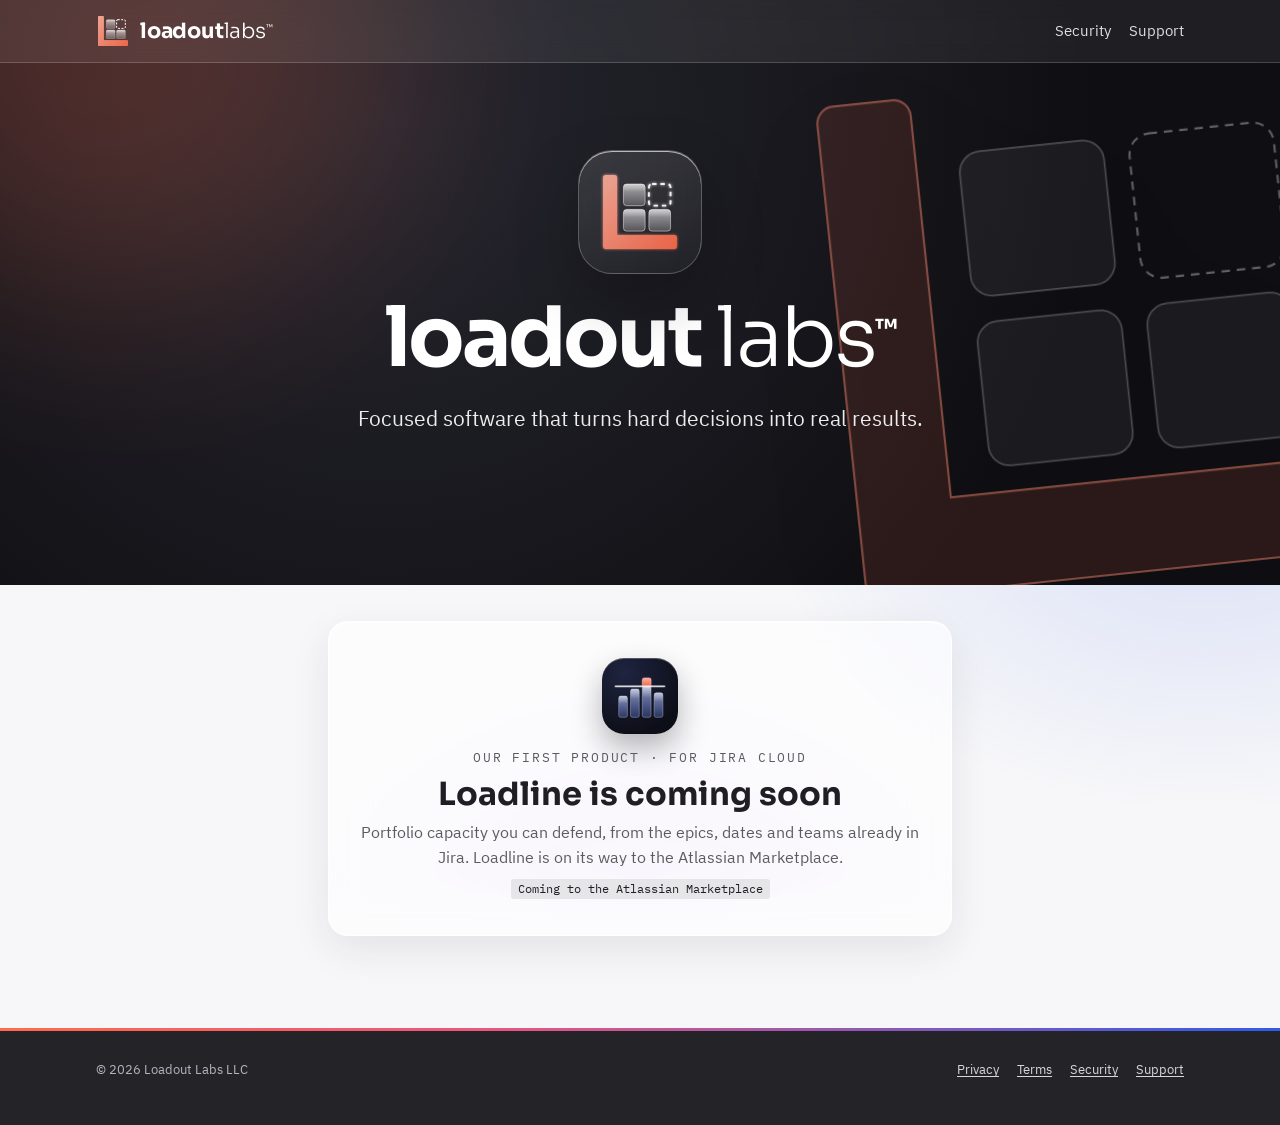
<file: index.html>
<!doctype html>
<html lang="en">
<head>
<meta charset="utf-8">
<meta name="viewport" content="width=device-width, initial-scale=1, viewport-fit=cover">
<title>Loadout Labs</title>
<meta name="claude:viewport-fit-sides" content="cover">
<meta name="description" content="Loadout Labs builds focused software that turns hard decisions into real results. Our first product, Loadline, is coming soon to the Atlassian Marketplace.">
<link rel="stylesheet" href="styles.css">
<link rel="stylesheet" href="glass.css">
<link rel="icon" type="image/svg+xml" href="assets/labs-favicon.svg">
<!-- Coming-soon page only: the single centred glass card under the band. -->
<style>
  .coming { max-width: 39rem; margin: 0 auto; text-align: center; justify-items: center; padding: 36px 32px; }
  .coming h2 { margin: 0; }
  .coming .actions { justify-content: center; }
  /* Loadline's glass mark sits on a small dark glass tile, so it reads in light and dark mode. */
  .coming-mark { width: 76px; height: 76px; border-radius: 22px; display: grid; place-items: center; margin: 0 auto 6px;
    background: radial-gradient(circle at 30% 20%, #1f2440, #0d0f18 75%); box-shadow: 0 14px 30px rgba(13, 15, 24, 0.3), inset 0 1px 0 rgba(255, 255, 255, 0.25); }
  .coming-mark svg { width: 52px; height: 52px; }
</style>

</head>
<body class="hero-shapes">
<!-- Glass logo definitions, drawn by the <use> elements below. -->
<svg width="0" height="0" style="position:absolute" aria-hidden="true" focusable="false"><defs><linearGradient id="gBlue" x1="0" y1="0" x2="0" y2="1"><stop offset="0" stop-color="#c9d6ff" stop-opacity=".62"/><stop offset="1" stop-color="#6d8dff" stop-opacity=".26"/></linearGradient><linearGradient id="gClear" x1="0" y1="0" x2="0" y2="1"><stop offset="0" stop-color="#ffffff" stop-opacity=".55"/><stop offset="1" stop-color="#ffffff" stop-opacity=".16"/></linearGradient><linearGradient id="gCoralSolid" x1="0" y1="0" x2="1" y2="1"><stop offset="0" stop-color="#ffb09d"/><stop offset="1" stop-color="#ff6b4a"/></linearGradient><linearGradient id="hi" x1="0" y1="0" x2="0" y2="1"><stop offset="0" stop-color="#fff" stop-opacity=".5"/><stop offset=".35" stop-color="#fff" stop-opacity="0"/></linearGradient><linearGradient id="llBarDark" gradientUnits="userSpaceOnUse" x1="0" y1="20" x2="0" y2="120">
      <stop offset="0" stop-color="#ffb3a1" stop-opacity=".98"/><stop offset=".2125" stop-color="#ff6b4a" stop-opacity=".88"/>
      <stop offset=".2125" stop-color="#c9d6ff" stop-opacity=".62"/><stop offset="1" stop-color="#6d8dff" stop-opacity=".26"/>
    </linearGradient><filter id="glow" x="-50%" y="-50%" width="200%" height="200%"><feGaussianBlur stdDeviation="3.2" result="b"/><feMerge><feMergeNode in="b"/><feMergeNode in="SourceGraphic"/></feMerge></filter><filter id="softglow" x="-30%" y="-30%" width="160%" height="160%"><feGaussianBlur stdDeviation="2.4" result="b"/><feMerge><feMergeNode in="b"/><feMergeNode in="SourceGraphic"/></feMerge></filter><filter id="lift" x="-30%" y="-20%" width="160%" height="150%"><feGaussianBlur in="SourceAlpha" stdDeviation="2.4"/><feOffset dy="3" result="s"/><feFlood flood-color="#000" flood-opacity=".38"/><feComposite in2="s" operator="in" result="sc"/><feMerge><feMergeNode in="sc"/><feMergeNode in="SourceGraphic"/></feMerge></filter><path id="labsL" d="M12 8h14a4 4 0 0 1 4 4v90h90a4 4 0 0 1 4 4v14a4 4 0 0 1-4 4H12a4 4 0 0 1-4-4V12a4 4 0 0 1 4-4z"/><symbol id="labsDark" viewBox="0 0 132 132">
      <use href="#labsL" fill="url(#gCoralSolid)" opacity=".9" filter="url(#softglow)"/>
      <g filter="url(#lift)" stroke="#ffffff" stroke-opacity=".7" stroke-width="1">
        <rect x="40" y="62" width="34" height="34" rx="5" fill="url(#gClear)"/>
        <rect x="80" y="62" width="34" height="34" rx="5" fill="url(#gClear)"/>
        <rect x="40" y="22" width="34" height="34" rx="5" fill="url(#gClear)"/>
      </g>
      <g fill="url(#hi)"><rect x="40" y="62" width="34" height="34" rx="5"/><rect x="80" y="62" width="34" height="34" rx="5"/><rect x="40" y="22" width="34" height="34" rx="5"/></g>
      <rect x="80" y="22" width="34" height="34" rx="5" fill="none" stroke="#ffffff" stroke-opacity=".9" stroke-width="3" stroke-dasharray="7 6" filter="url(#softglow)"/>
    </symbol><symbol id="llDark" viewBox="0 0 132 132">
      <rect x="72" y="20" width="22" height="21" rx="5" fill="#ff6b4a" opacity=".55" filter="url(#glow)"/>
      <g filter="url(#lift)" stroke="#e8eeff" stroke-opacity=".75" stroke-width="1">
        <rect x="12" y="66" width="22" height="54" rx="5" fill="url(#gBlue)"/>
        <rect x="42" y="48" width="22" height="72" rx="5" fill="url(#gBlue)"/>
        <rect x="72" y="20" width="22" height="100" rx="5" fill="url(#llBarDark)"/>
        <rect x="102" y="58" width="22" height="62" rx="5" fill="url(#gBlue)"/>
      </g>
      <g fill="url(#hi)"><rect x="12" y="66" width="22" height="54" rx="5"/><rect x="42" y="48" width="22" height="72" rx="5"/><rect x="72" y="42.5" width="22" height="77.5" rx="5"/><rect x="102" y="58" width="22" height="62" rx="5"/></g>
      <rect x="2" y="40" width="128" height="2.5" rx="1.25" fill="#ffffff" filter="url(#glow)"/>
    </symbol></defs></svg>


<header class="site-header">
  <div class="wrap">
    <a class="brand" href="index.html" aria-label="Loadout Labs home"><svg viewBox="0 0 132 132" aria-hidden="true" focusable="false"><use href="#labsDark"/></svg><span class="wordmark"><b>loadout</b><span class="light">labs</span><sup class="tm">&trade;</sup></span></a>
    <nav class="site-nav" aria-label="Main">
      <a href="loadline/security.html">Security</a>
      <a href="loadline/support.html">Support</a>
    </nav>
  </div>
</header>

<main>
  <div class="page-head hero"><div class="hero-art" aria-hidden="true"><svg viewBox="0 0 132 132" preserveAspectRatio="xMidYMid meet" focusable="false"><use href="#labsL" fill="rgba(255,107,74,.16)" stroke="rgba(255,138,111,.6)" stroke-width=".5"/><rect x="40" y="62" width="34" height="34" rx="5" fill="rgba(255,255,255,.07)" stroke="rgba(255,255,255,.3)" stroke-width=".4"/><rect x="80" y="62" width="34" height="34" rx="5" fill="rgba(255,255,255,.07)" stroke="rgba(255,255,255,.3)" stroke-width=".4"/><rect x="40" y="22" width="34" height="34" rx="5" fill="rgba(255,255,255,.07)" stroke="rgba(255,255,255,.3)" stroke-width=".4"/><rect x="80" y="22" width="34" height="34" rx="5" fill="none" stroke="rgba(255,255,255,.45)" stroke-width=".5" stroke-dasharray="2 1.6"/></svg></div>
    <div class="wrap">
      <!-- The Labs mark on a frosted badge. -->
      <div class="badge" aria-hidden="true"><svg viewBox="0 0 132 132" aria-hidden="true" focusable="false"><use href="#labsDark"/></svg></div>
      <h1><b>loadout</b> <span class="light">labs</span><sup class="tm" style="font-size:.3em">&trade;</sup></h1>
      <p class="lede">Focused software that turns hard decisions into real results.</p>
    </div>
  </div>

  <!-- Coming soon: one glass card naming the first product. On launch day
       this page is replaced by the full home page (branch glass-theme). -->
  <section aria-labelledby="first">
    <div class="wrap">
      <div class="feature coming">
        <div class="coming-mark" aria-hidden="true"><svg viewBox="0 0 132 132" aria-hidden="true" focusable="false"><use href="#llDark"/></svg></div>
        <p class="label">Our first product &middot; for Jira Cloud</p>
        <h2 id="first">Loadline is coming soon</h2>
        <p>Portfolio capacity you can defend, from the epics, dates and teams already in Jira. Loadline is on its way to the Atlassian Marketplace.</p>
        <div class="actions"><span class="chip">Coming to the Atlassian Marketplace</span></div>
      </div>
    </div>
  </section>
</main>

<footer class="site-footer">
  <div class="wrap">
    <span>&copy; 2026 Loadout Labs LLC</span>
    <nav aria-label="Footer">
      <a href="privacy.html">Privacy</a>
      <a href="terms.html">Terms</a>
      <a href="loadline/security.html">Security</a>
      <a href="loadline/support.html">Support</a>
    </nav>
  </div>
</footer>

</body>
</html>
</file>
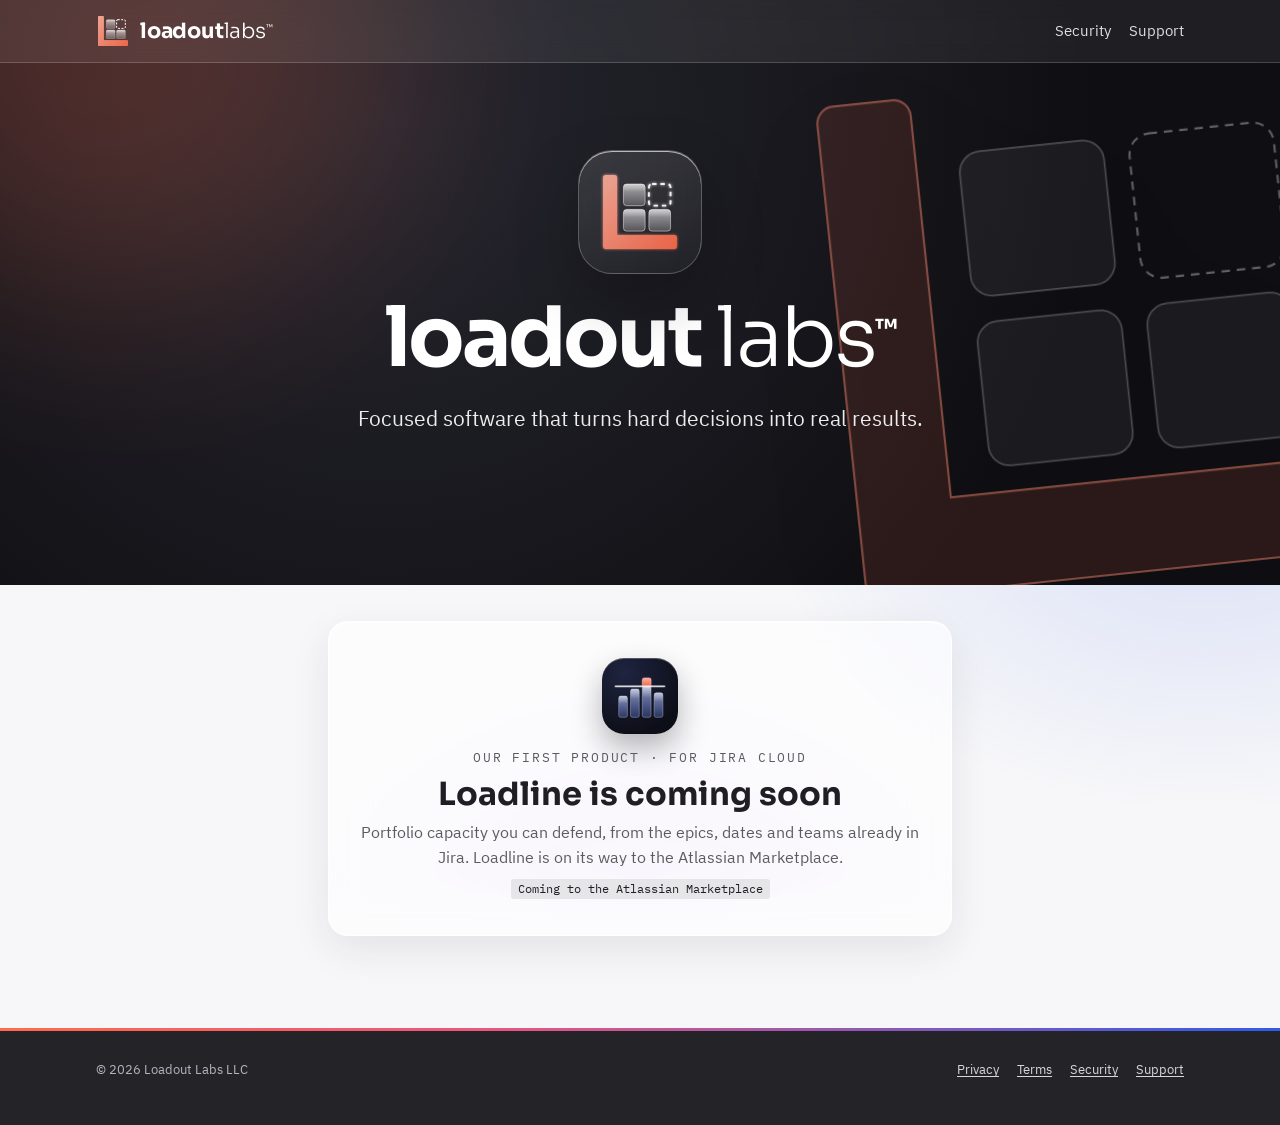
<file: loadline/index.html>
<!doctype html>
<html lang="en">
<head>
<meta charset="utf-8">
<meta name="viewport" content="width=device-width, initial-scale=1">
<title>Loadline is coming soon</title>
<!-- Until Loadline launches, this address sends visitors to the coming-soon home page. -->
<meta name="robots" content="noindex">
<meta http-equiv="refresh" content="0; url=../index.html">
<link rel="canonical" href="https://loadoutlabshq.com/">
<link rel="icon" type="image/svg+xml" href="../assets/loadline-favicon.svg">
</head>
<body>
<p>Loadline is coming soon. <a href="../index.html">Go to the Loadout Labs home page</a>.</p>
</body>
</html>
</file>
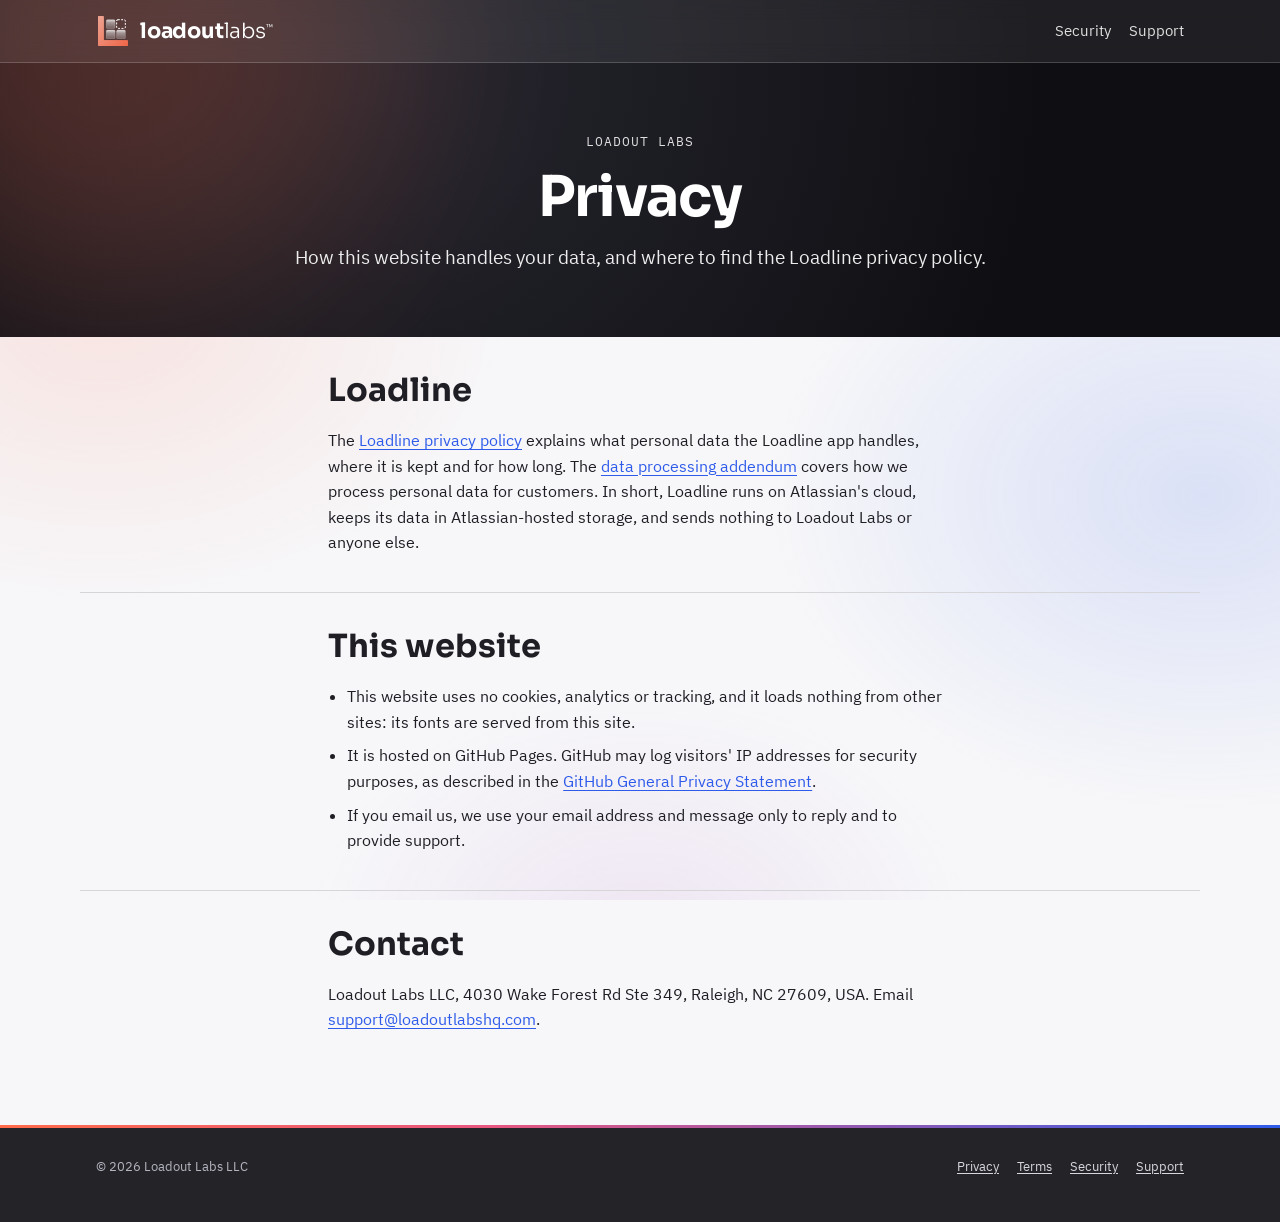
<file: privacy.html>
<!doctype html>
<html lang="en">
<head>
<meta charset="utf-8">
<meta name="viewport" content="width=device-width, initial-scale=1, viewport-fit=cover">
<title>Loadout Labs Privacy</title>
<meta name="claude:viewport-fit-sides" content="cover">
<meta name="description" content="How the Loadout Labs website handles your data, and links to the Loadline privacy policy and DPA.">
<link rel="stylesheet" href="styles.css">
<link rel="stylesheet" href="glass.css">
<link rel="icon" type="image/svg+xml" href="assets/labs-favicon.svg">

</head>
<body class="hero-shapes">
<!-- Glass logo definitions, drawn by the <use> elements below. -->
<svg width="0" height="0" style="position:absolute" aria-hidden="true" focusable="false"><defs><linearGradient id="gBlue" x1="0" y1="0" x2="0" y2="1"><stop offset="0" stop-color="#c9d6ff" stop-opacity=".62"/><stop offset="1" stop-color="#6d8dff" stop-opacity=".26"/></linearGradient><linearGradient id="gClear" x1="0" y1="0" x2="0" y2="1"><stop offset="0" stop-color="#ffffff" stop-opacity=".55"/><stop offset="1" stop-color="#ffffff" stop-opacity=".16"/></linearGradient><linearGradient id="gCoralSolid" x1="0" y1="0" x2="1" y2="1"><stop offset="0" stop-color="#ffb09d"/><stop offset="1" stop-color="#ff6b4a"/></linearGradient><linearGradient id="hi" x1="0" y1="0" x2="0" y2="1"><stop offset="0" stop-color="#fff" stop-opacity=".5"/><stop offset=".35" stop-color="#fff" stop-opacity="0"/></linearGradient><linearGradient id="llBarDark" gradientUnits="userSpaceOnUse" x1="0" y1="20" x2="0" y2="120">
      <stop offset="0" stop-color="#ffb3a1" stop-opacity=".98"/><stop offset=".2125" stop-color="#ff6b4a" stop-opacity=".88"/>
      <stop offset=".2125" stop-color="#c9d6ff" stop-opacity=".62"/><stop offset="1" stop-color="#6d8dff" stop-opacity=".26"/>
    </linearGradient><filter id="glow" x="-50%" y="-50%" width="200%" height="200%"><feGaussianBlur stdDeviation="3.2" result="b"/><feMerge><feMergeNode in="b"/><feMergeNode in="SourceGraphic"/></feMerge></filter><filter id="softglow" x="-30%" y="-30%" width="160%" height="160%"><feGaussianBlur stdDeviation="2.4" result="b"/><feMerge><feMergeNode in="b"/><feMergeNode in="SourceGraphic"/></feMerge></filter><filter id="lift" x="-30%" y="-20%" width="160%" height="150%"><feGaussianBlur in="SourceAlpha" stdDeviation="2.4"/><feOffset dy="3" result="s"/><feFlood flood-color="#000" flood-opacity=".38"/><feComposite in2="s" operator="in" result="sc"/><feMerge><feMergeNode in="sc"/><feMergeNode in="SourceGraphic"/></feMerge></filter><path id="labsL" d="M12 8h14a4 4 0 0 1 4 4v90h90a4 4 0 0 1 4 4v14a4 4 0 0 1-4 4H12a4 4 0 0 1-4-4V12a4 4 0 0 1 4-4z"/><symbol id="labsDark" viewBox="0 0 132 132">
      <use href="#labsL" fill="url(#gCoralSolid)" opacity=".9" filter="url(#softglow)"/>
      <g filter="url(#lift)" stroke="#ffffff" stroke-opacity=".7" stroke-width="1">
        <rect x="40" y="62" width="34" height="34" rx="5" fill="url(#gClear)"/>
        <rect x="80" y="62" width="34" height="34" rx="5" fill="url(#gClear)"/>
        <rect x="40" y="22" width="34" height="34" rx="5" fill="url(#gClear)"/>
      </g>
      <g fill="url(#hi)"><rect x="40" y="62" width="34" height="34" rx="5"/><rect x="80" y="62" width="34" height="34" rx="5"/><rect x="40" y="22" width="34" height="34" rx="5"/></g>
      <rect x="80" y="22" width="34" height="34" rx="5" fill="none" stroke="#ffffff" stroke-opacity=".9" stroke-width="3" stroke-dasharray="7 6" filter="url(#softglow)"/>
    </symbol><symbol id="llDark" viewBox="0 0 132 132">
      <rect x="72" y="20" width="22" height="21" rx="5" fill="#ff6b4a" opacity=".55" filter="url(#glow)"/>
      <g filter="url(#lift)" stroke="#e8eeff" stroke-opacity=".75" stroke-width="1">
        <rect x="12" y="66" width="22" height="54" rx="5" fill="url(#gBlue)"/>
        <rect x="42" y="48" width="22" height="72" rx="5" fill="url(#gBlue)"/>
        <rect x="72" y="20" width="22" height="100" rx="5" fill="url(#llBarDark)"/>
        <rect x="102" y="58" width="22" height="62" rx="5" fill="url(#gBlue)"/>
      </g>
      <g fill="url(#hi)"><rect x="12" y="66" width="22" height="54" rx="5"/><rect x="42" y="48" width="22" height="72" rx="5"/><rect x="72" y="42.5" width="22" height="77.5" rx="5"/><rect x="102" y="58" width="22" height="62" rx="5"/></g>
      <rect x="2" y="40" width="128" height="2.5" rx="1.25" fill="#ffffff" filter="url(#glow)"/>
    </symbol></defs></svg>


<header class="site-header">
  <div class="wrap">
    <a class="brand" href="index.html" aria-label="Loadout Labs home"><svg viewBox="0 0 132 132" aria-hidden="true" focusable="false"><use href="#labsDark"/></svg><span class="wordmark"><b>loadout</b><span class="light">labs</span><sup class="tm">&trade;</sup></span></a>
    <nav class="site-nav" aria-label="Main">
      <a href="loadline/security.html">Security</a>
      <a href="loadline/support.html">Support</a>
    </nav>
  </div>
</header>

<main>
  <div class="page-head">
    <div class="wrap">
      <p class="eyebrow">Loadout Labs</p>
      <h1>Privacy</h1>
      <p class="lede">How this website handles your data, and where to find the Loadline privacy policy.</p>
      <div class="waterline" data-label="Loadout Labs LLC"></div>
    </div>
  </div>
  <section aria-labelledby="loadline">
    <div class="wrap">
      <h2 id="loadline">Loadline</h2>
      <p>The <a href="loadline/privacy.html">Loadline privacy policy</a> explains what personal data the Loadline app handles, where it is kept and for how long. The <a href="loadline/dpa.html">data processing addendum</a> covers how we process personal data for customers. In short, Loadline runs on Atlassian's cloud, keeps its data in Atlassian-hosted storage, and sends nothing to Loadout Labs or anyone else.</p>
    </div>
  </section>

  <section aria-labelledby="website">
    <div class="wrap">
      <h2 id="website">This website</h2>
      <ul class="plain">
        <li>This website uses no cookies, analytics or tracking, and it loads nothing from other sites: its fonts are served from this site.</li>
        <li>It is hosted on GitHub Pages. GitHub may log visitors' IP addresses for security purposes, as described in the <a href="https://docs.github.com/en/site-policy/privacy-policies/github-general-privacy-statement">GitHub General Privacy Statement</a>.</li>
        <li>If you email us, we use your email address and message only to reply and to provide support.</li>
      </ul>
    </div>
  </section>

  <section aria-labelledby="contact">
    <div class="wrap">
      <h2 id="contact">Contact</h2>
      <p>Loadout Labs LLC, 4030 Wake Forest Rd Ste 349, Raleigh, NC 27609, USA. Email <a href="mailto:support@loadoutlabshq.com">support@loadoutlabshq.com</a>.</p>
    </div>
  </section>
</main>

<footer class="site-footer">
  <div class="wrap">
    <span>&copy; 2026 Loadout Labs LLC</span>
    <nav aria-label="Footer">
      <a href="privacy.html">Privacy</a>
      <a href="terms.html">Terms</a>
      <a href="loadline/security.html">Security</a>
      <a href="loadline/support.html">Support</a>
    </nav>
  </div>
</footer>

</body>
</html>
</file>
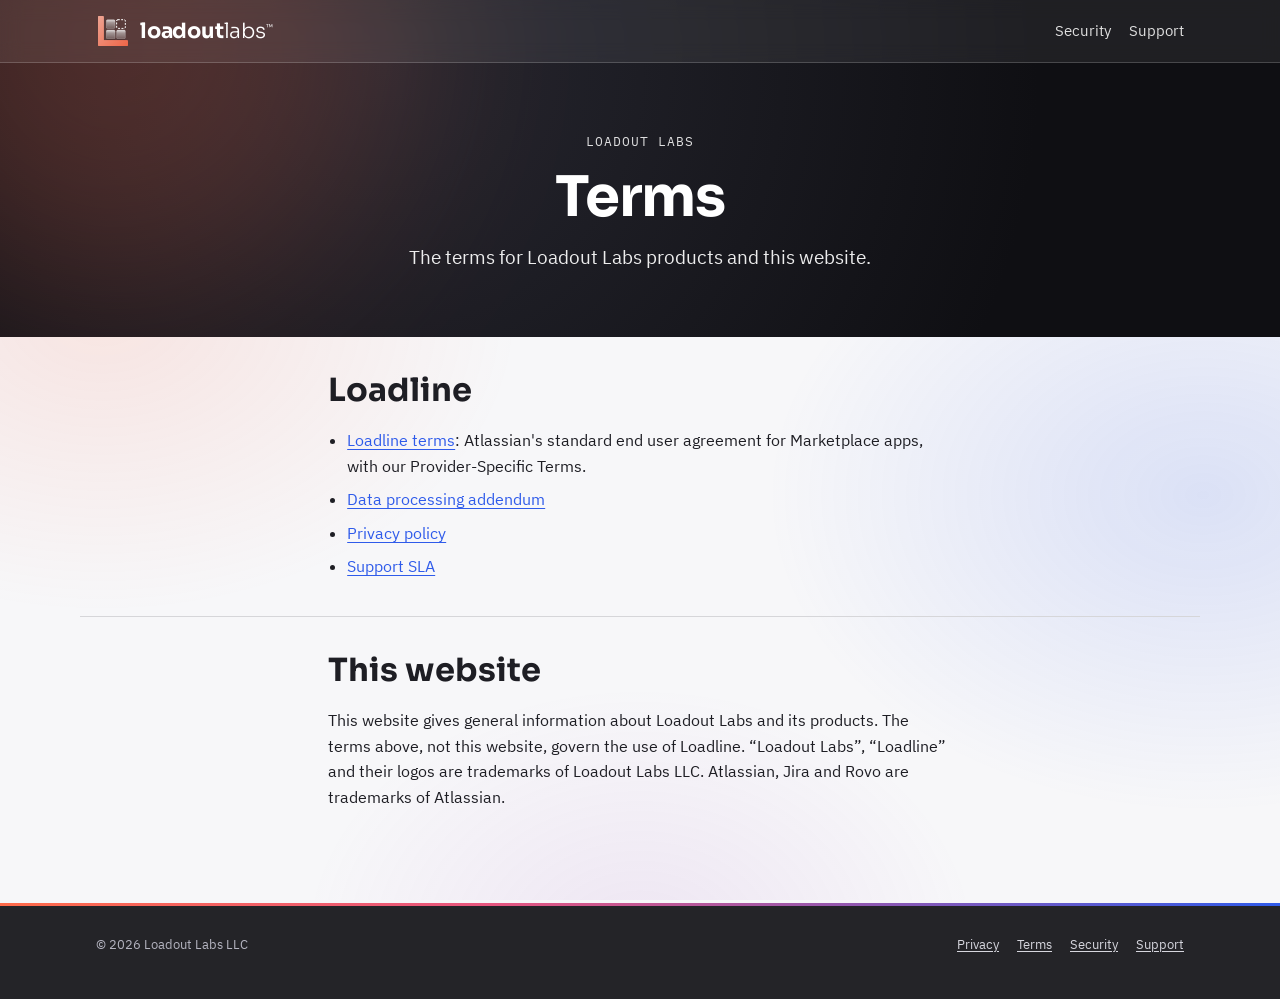
<file: terms.html>
<!doctype html>
<html lang="en">
<head>
<meta charset="utf-8">
<meta name="viewport" content="width=device-width, initial-scale=1, viewport-fit=cover">
<title>Loadout Labs Terms</title>
<meta name="claude:viewport-fit-sides" content="cover">
<meta name="description" content="The terms for Loadout Labs products, including the Loadline terms, DPA, privacy policy and support SLA.">
<link rel="stylesheet" href="styles.css">
<link rel="stylesheet" href="glass.css">
<link rel="icon" type="image/svg+xml" href="assets/labs-favicon.svg">

</head>
<body class="hero-shapes">
<!-- Glass logo definitions, drawn by the <use> elements below. -->
<svg width="0" height="0" style="position:absolute" aria-hidden="true" focusable="false"><defs><linearGradient id="gBlue" x1="0" y1="0" x2="0" y2="1"><stop offset="0" stop-color="#c9d6ff" stop-opacity=".62"/><stop offset="1" stop-color="#6d8dff" stop-opacity=".26"/></linearGradient><linearGradient id="gClear" x1="0" y1="0" x2="0" y2="1"><stop offset="0" stop-color="#ffffff" stop-opacity=".55"/><stop offset="1" stop-color="#ffffff" stop-opacity=".16"/></linearGradient><linearGradient id="gCoralSolid" x1="0" y1="0" x2="1" y2="1"><stop offset="0" stop-color="#ffb09d"/><stop offset="1" stop-color="#ff6b4a"/></linearGradient><linearGradient id="hi" x1="0" y1="0" x2="0" y2="1"><stop offset="0" stop-color="#fff" stop-opacity=".5"/><stop offset=".35" stop-color="#fff" stop-opacity="0"/></linearGradient><linearGradient id="llBarDark" gradientUnits="userSpaceOnUse" x1="0" y1="20" x2="0" y2="120">
      <stop offset="0" stop-color="#ffb3a1" stop-opacity=".98"/><stop offset=".2125" stop-color="#ff6b4a" stop-opacity=".88"/>
      <stop offset=".2125" stop-color="#c9d6ff" stop-opacity=".62"/><stop offset="1" stop-color="#6d8dff" stop-opacity=".26"/>
    </linearGradient><filter id="glow" x="-50%" y="-50%" width="200%" height="200%"><feGaussianBlur stdDeviation="3.2" result="b"/><feMerge><feMergeNode in="b"/><feMergeNode in="SourceGraphic"/></feMerge></filter><filter id="softglow" x="-30%" y="-30%" width="160%" height="160%"><feGaussianBlur stdDeviation="2.4" result="b"/><feMerge><feMergeNode in="b"/><feMergeNode in="SourceGraphic"/></feMerge></filter><filter id="lift" x="-30%" y="-20%" width="160%" height="150%"><feGaussianBlur in="SourceAlpha" stdDeviation="2.4"/><feOffset dy="3" result="s"/><feFlood flood-color="#000" flood-opacity=".38"/><feComposite in2="s" operator="in" result="sc"/><feMerge><feMergeNode in="sc"/><feMergeNode in="SourceGraphic"/></feMerge></filter><path id="labsL" d="M12 8h14a4 4 0 0 1 4 4v90h90a4 4 0 0 1 4 4v14a4 4 0 0 1-4 4H12a4 4 0 0 1-4-4V12a4 4 0 0 1 4-4z"/><symbol id="labsDark" viewBox="0 0 132 132">
      <use href="#labsL" fill="url(#gCoralSolid)" opacity=".9" filter="url(#softglow)"/>
      <g filter="url(#lift)" stroke="#ffffff" stroke-opacity=".7" stroke-width="1">
        <rect x="40" y="62" width="34" height="34" rx="5" fill="url(#gClear)"/>
        <rect x="80" y="62" width="34" height="34" rx="5" fill="url(#gClear)"/>
        <rect x="40" y="22" width="34" height="34" rx="5" fill="url(#gClear)"/>
      </g>
      <g fill="url(#hi)"><rect x="40" y="62" width="34" height="34" rx="5"/><rect x="80" y="62" width="34" height="34" rx="5"/><rect x="40" y="22" width="34" height="34" rx="5"/></g>
      <rect x="80" y="22" width="34" height="34" rx="5" fill="none" stroke="#ffffff" stroke-opacity=".9" stroke-width="3" stroke-dasharray="7 6" filter="url(#softglow)"/>
    </symbol><symbol id="llDark" viewBox="0 0 132 132">
      <rect x="72" y="20" width="22" height="21" rx="5" fill="#ff6b4a" opacity=".55" filter="url(#glow)"/>
      <g filter="url(#lift)" stroke="#e8eeff" stroke-opacity=".75" stroke-width="1">
        <rect x="12" y="66" width="22" height="54" rx="5" fill="url(#gBlue)"/>
        <rect x="42" y="48" width="22" height="72" rx="5" fill="url(#gBlue)"/>
        <rect x="72" y="20" width="22" height="100" rx="5" fill="url(#llBarDark)"/>
        <rect x="102" y="58" width="22" height="62" rx="5" fill="url(#gBlue)"/>
      </g>
      <g fill="url(#hi)"><rect x="12" y="66" width="22" height="54" rx="5"/><rect x="42" y="48" width="22" height="72" rx="5"/><rect x="72" y="42.5" width="22" height="77.5" rx="5"/><rect x="102" y="58" width="22" height="62" rx="5"/></g>
      <rect x="2" y="40" width="128" height="2.5" rx="1.25" fill="#ffffff" filter="url(#glow)"/>
    </symbol></defs></svg>


<header class="site-header">
  <div class="wrap">
    <a class="brand" href="index.html" aria-label="Loadout Labs home"><svg viewBox="0 0 132 132" aria-hidden="true" focusable="false"><use href="#labsDark"/></svg><span class="wordmark"><b>loadout</b><span class="light">labs</span><sup class="tm">&trade;</sup></span></a>
    <nav class="site-nav" aria-label="Main">
      <a href="loadline/security.html">Security</a>
      <a href="loadline/support.html">Support</a>
    </nav>
  </div>
</header>

<main>
  <div class="page-head">
    <div class="wrap">
      <p class="eyebrow">Loadout Labs</p>
      <h1>Terms</h1>
      <p class="lede">The terms for Loadout Labs products and this website.</p>
      <div class="waterline" data-label="Loadout Labs LLC"></div>
    </div>
  </div>
  <section aria-labelledby="loadline">
    <div class="wrap">
      <h2 id="loadline">Loadline</h2>
      <ul class="plain">
        <li><a href="loadline/terms.html">Loadline terms</a>: Atlassian's standard end user agreement for Marketplace apps, with our Provider-Specific Terms.</li>
        <li><a href="loadline/dpa.html">Data processing addendum</a></li>
        <li><a href="loadline/privacy.html">Privacy policy</a></li>
        <li><a href="loadline/sla.html">Support SLA</a></li>
      </ul>
    </div>
  </section>

  <section aria-labelledby="website">
    <div class="wrap">
      <h2 id="website">This website</h2>
      <p>This website gives general information about Loadout Labs and its products. The terms above, not this website, govern the use of Loadline. &ldquo;Loadout Labs&rdquo;, &ldquo;Loadline&rdquo; and their logos are trademarks of Loadout Labs LLC. Atlassian, Jira and Rovo are trademarks of Atlassian.</p>
    </div>
  </section>
</main>

<footer class="site-footer">
  <div class="wrap">
    <span>&copy; 2026 Loadout Labs LLC</span>
    <nav aria-label="Footer">
      <a href="privacy.html">Privacy</a>
      <a href="terms.html">Terms</a>
      <a href="loadline/security.html">Security</a>
      <a href="loadline/support.html">Support</a>
    </nav>
  </div>
</footer>

</body>
</html>
</file>
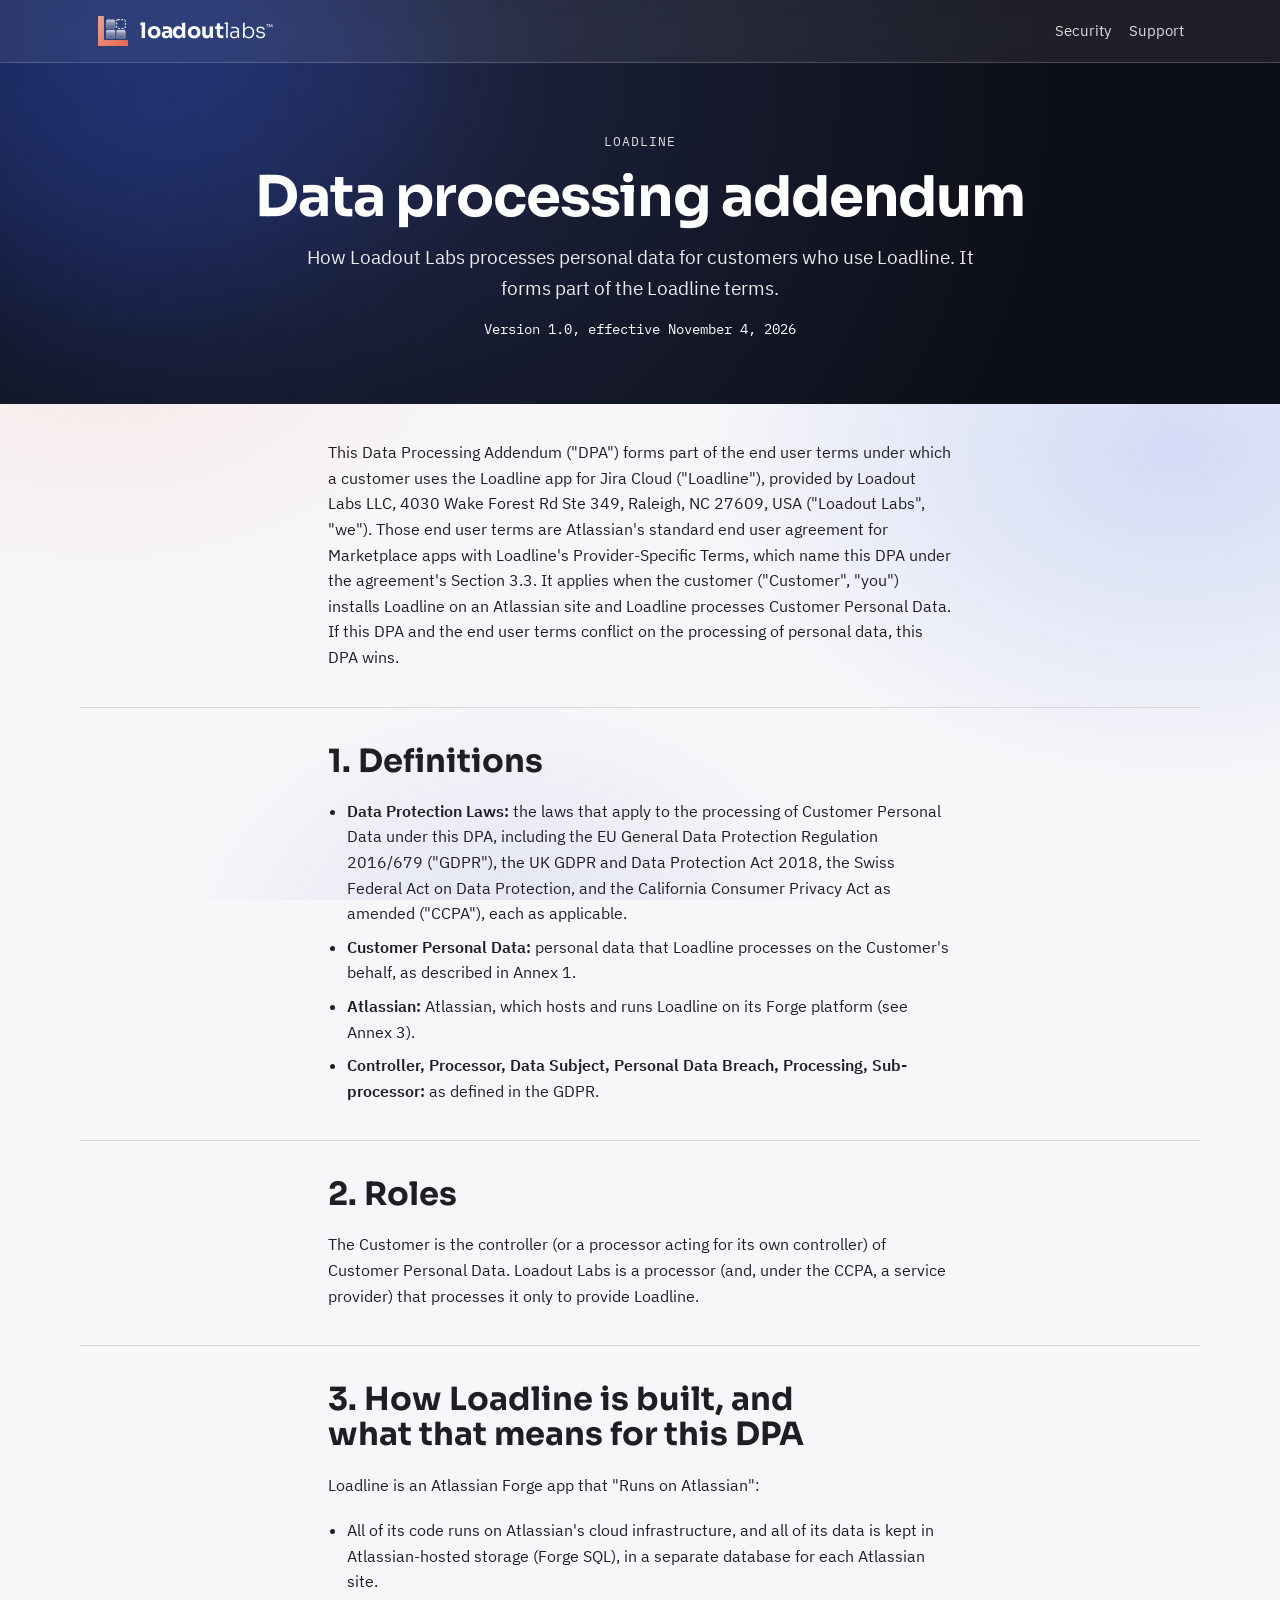
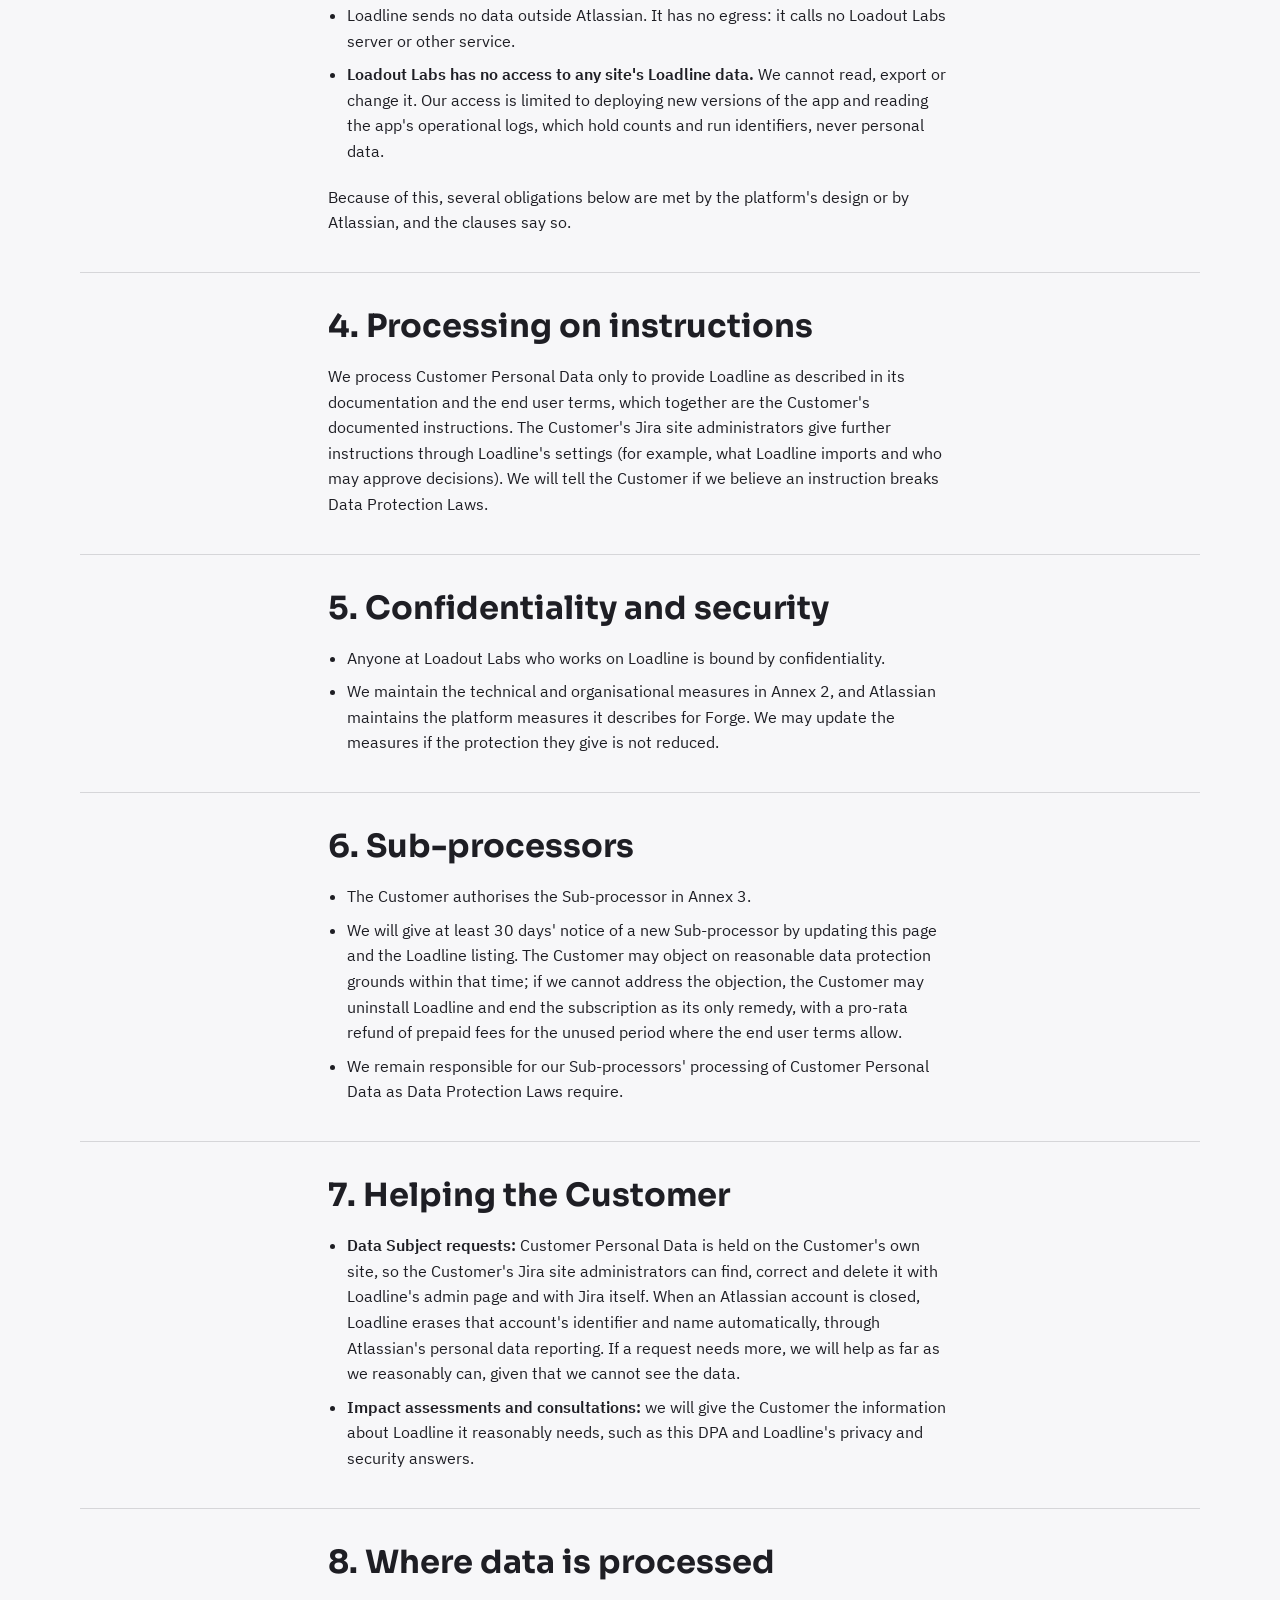
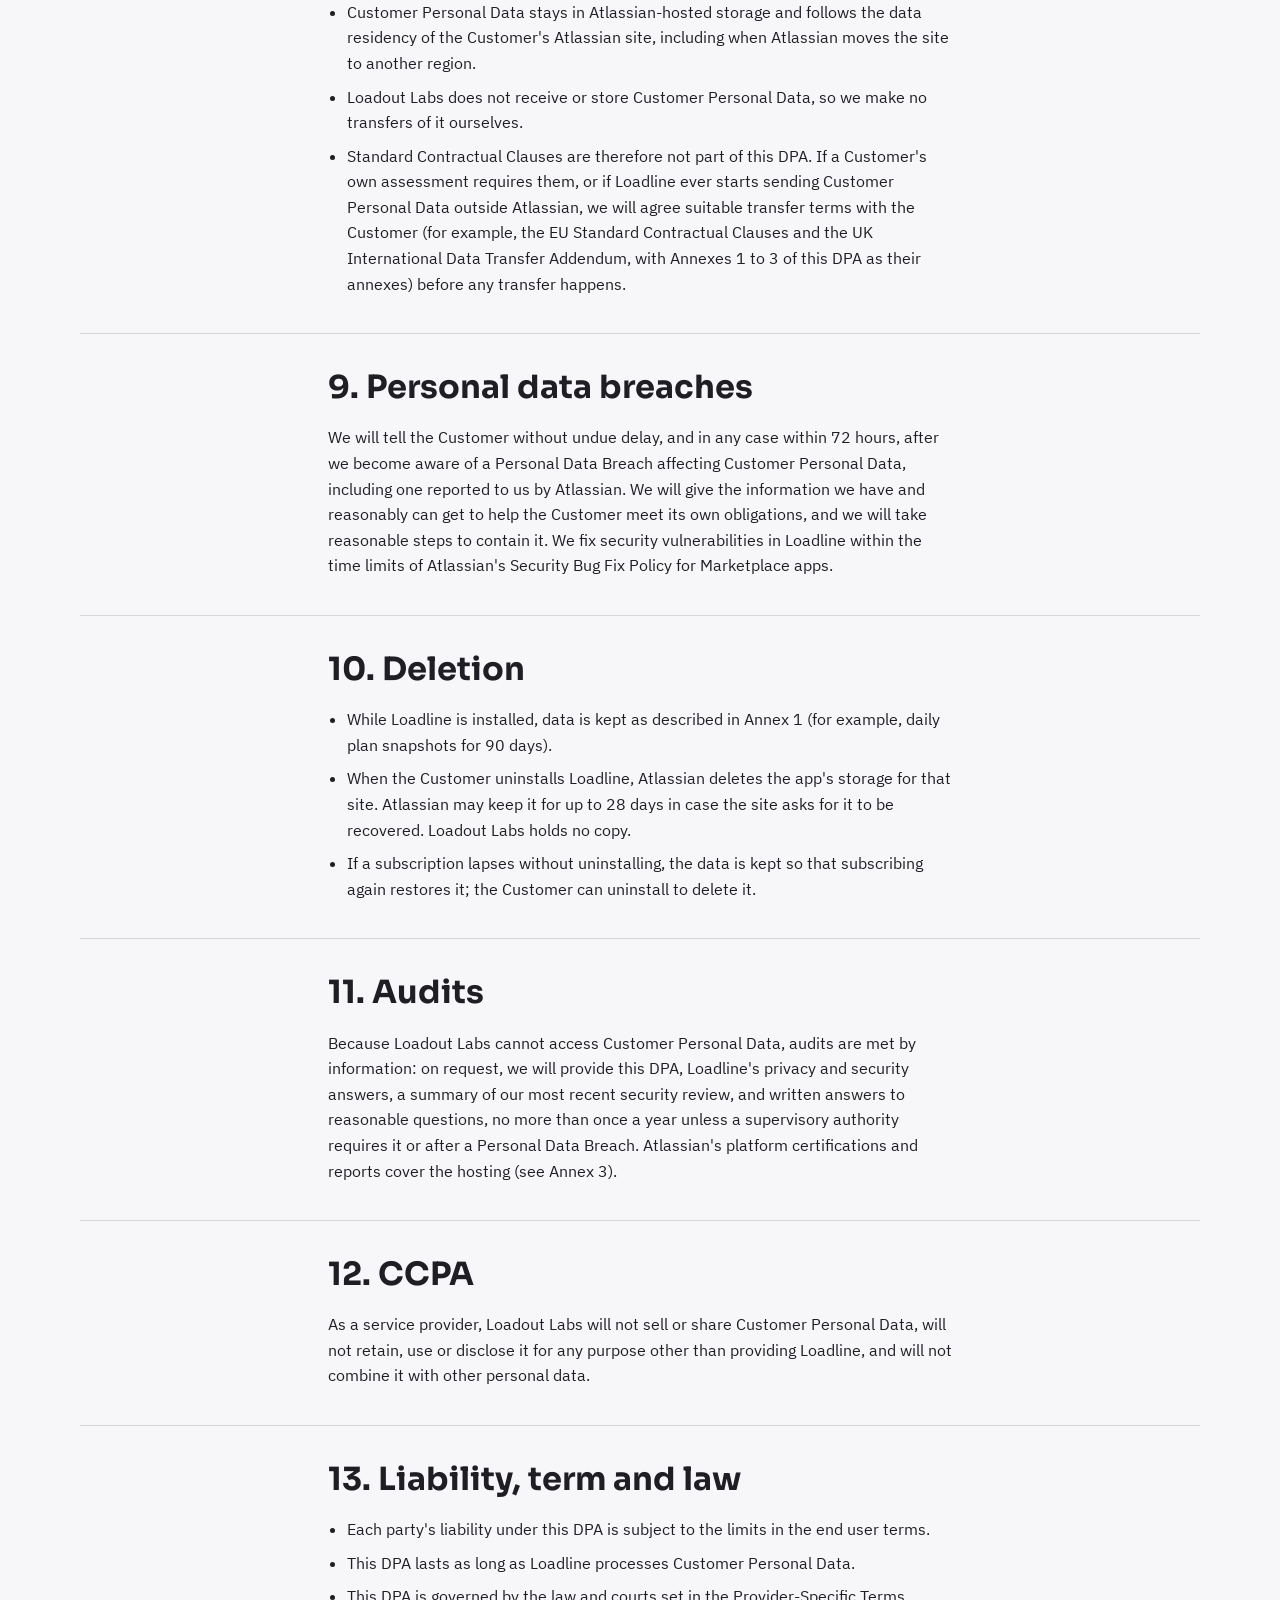
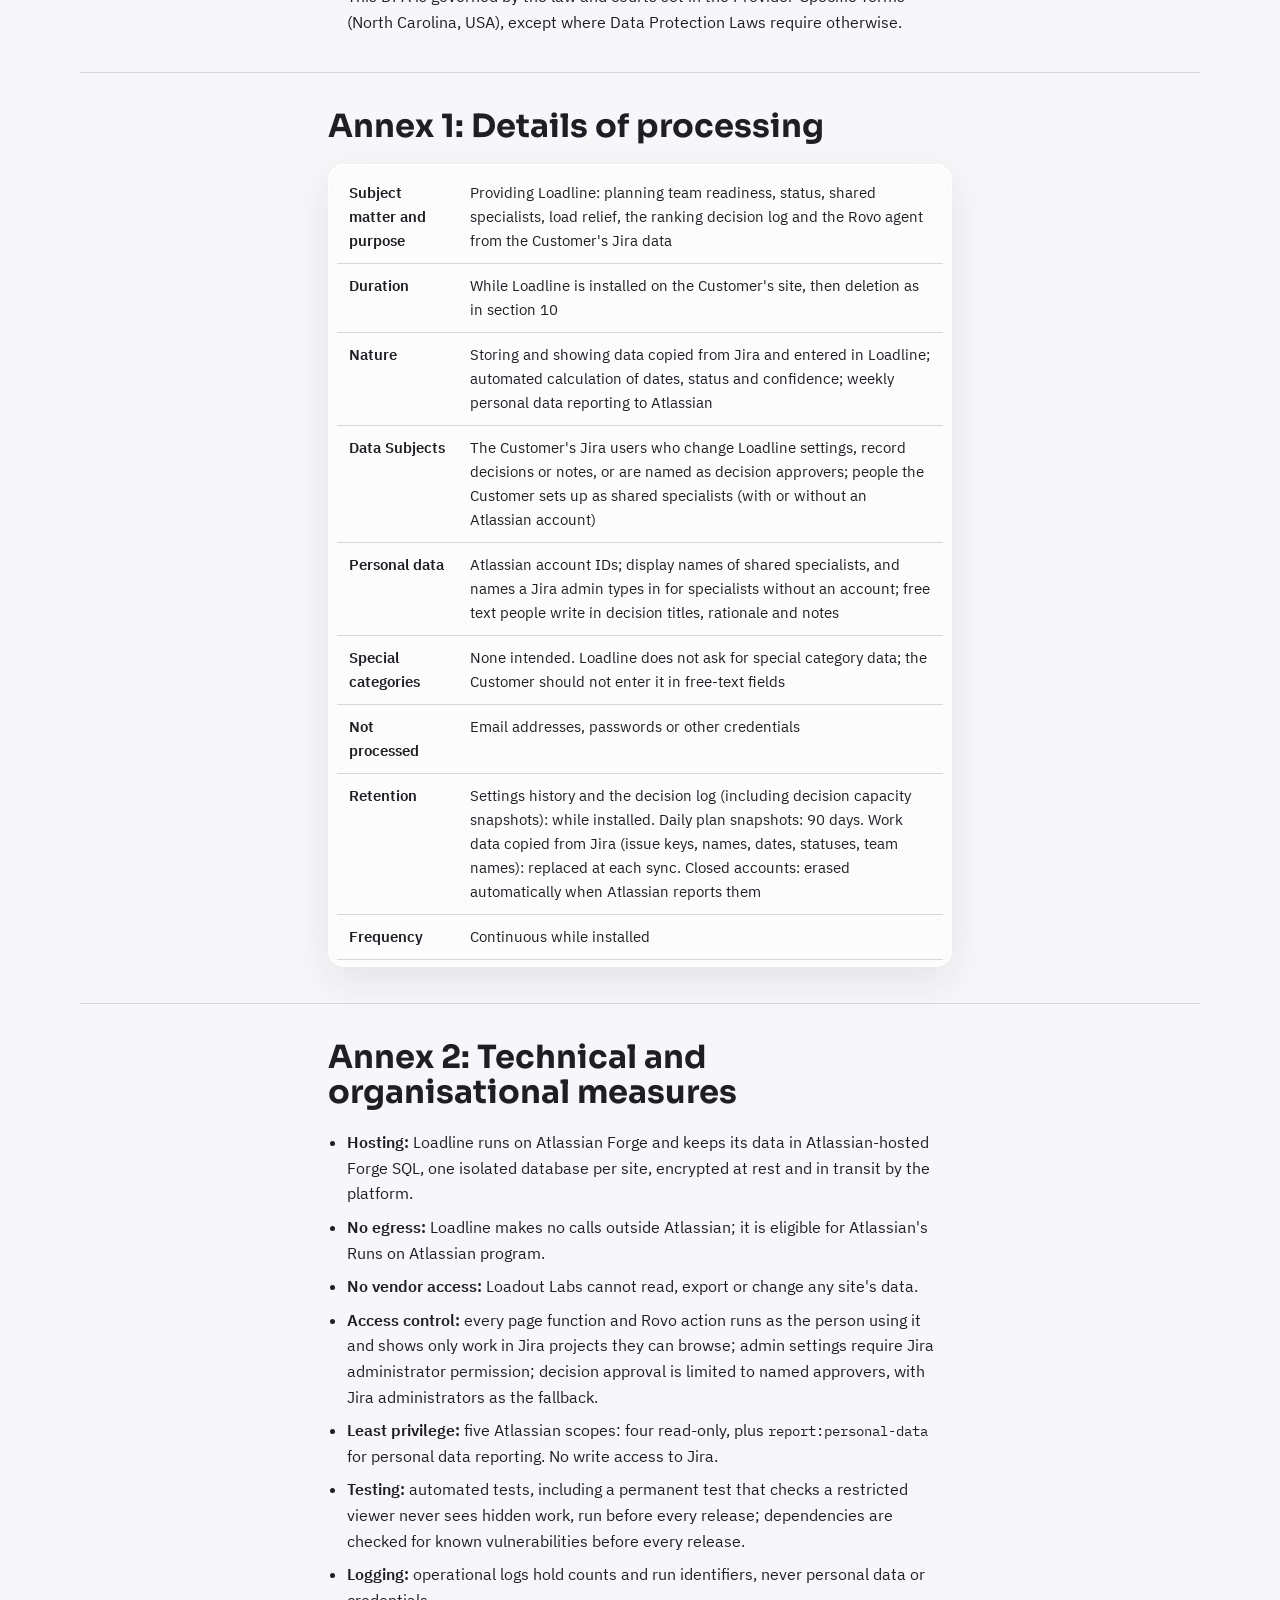
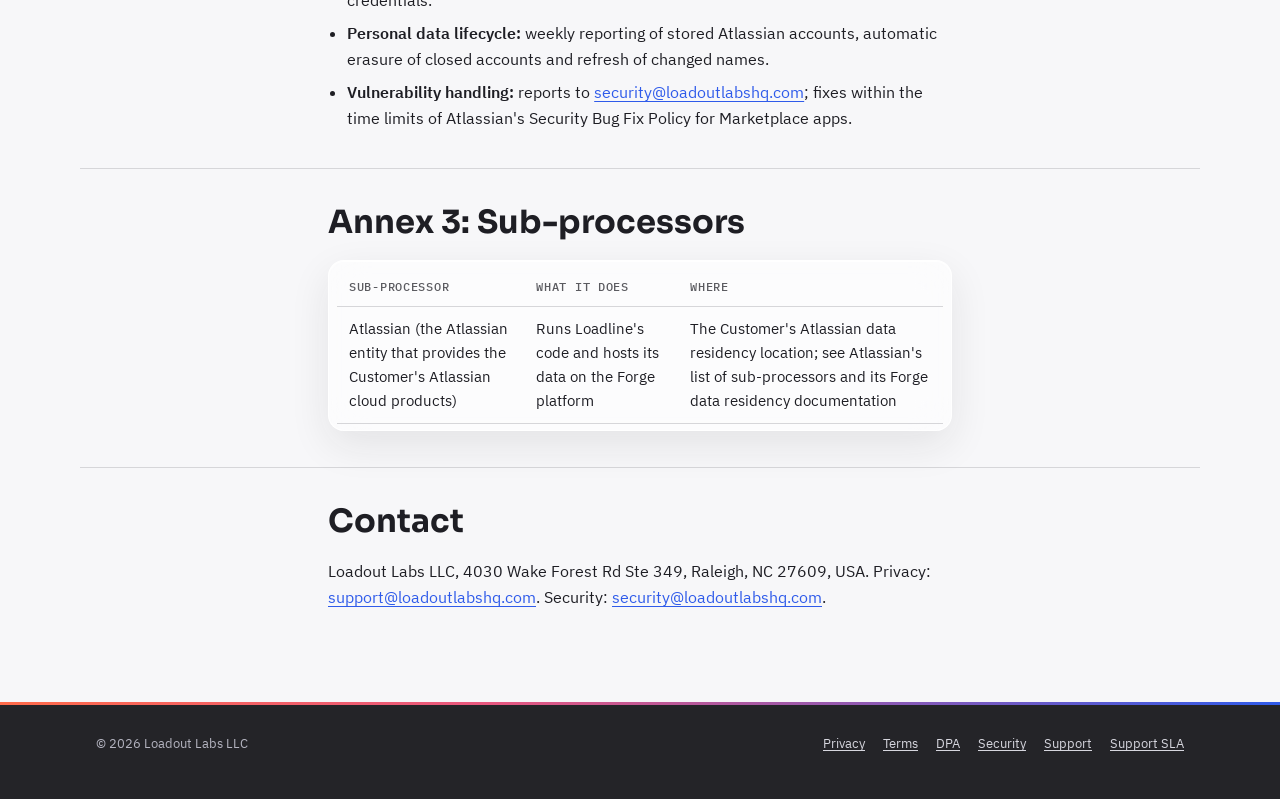
<file: loadline/dpa.html>
<!doctype html>
<html lang="en">
<head>
<meta charset="utf-8">
<meta name="viewport" content="width=device-width, initial-scale=1, viewport-fit=cover">
<title>Loadline Data Processing Addendum</title>
<meta name="description" content="The Loadline data processing addendum: roles, security measures, sub-processors and data handling.">
<link rel="stylesheet" href="../styles.css">
<link rel="stylesheet" href="../glass.css">
<link rel="icon" type="image/svg+xml" href="../assets/loadline-favicon.svg">
</head>
<body class="loadline hero-shapes">
<!-- Glass logo definitions, drawn by the <use> elements below. -->
<svg width="0" height="0" style="position:absolute" aria-hidden="true" focusable="false"><defs><linearGradient id="gBlue" x1="0" y1="0" x2="0" y2="1"><stop offset="0" stop-color="#c9d6ff" stop-opacity=".62"/><stop offset="1" stop-color="#6d8dff" stop-opacity=".26"/></linearGradient><linearGradient id="gClear" x1="0" y1="0" x2="0" y2="1"><stop offset="0" stop-color="#ffffff" stop-opacity=".55"/><stop offset="1" stop-color="#ffffff" stop-opacity=".16"/></linearGradient><linearGradient id="gCoralSolid" x1="0" y1="0" x2="1" y2="1"><stop offset="0" stop-color="#ffb09d"/><stop offset="1" stop-color="#ff6b4a"/></linearGradient><linearGradient id="hi" x1="0" y1="0" x2="0" y2="1"><stop offset="0" stop-color="#fff" stop-opacity=".5"/><stop offset=".35" stop-color="#fff" stop-opacity="0"/></linearGradient><linearGradient id="llBarDark" gradientUnits="userSpaceOnUse" x1="0" y1="20" x2="0" y2="120">
      <stop offset="0" stop-color="#ffb3a1" stop-opacity=".98"/><stop offset=".2125" stop-color="#ff6b4a" stop-opacity=".88"/>
      <stop offset=".2125" stop-color="#c9d6ff" stop-opacity=".62"/><stop offset="1" stop-color="#6d8dff" stop-opacity=".26"/>
    </linearGradient><filter id="glow" x="-50%" y="-50%" width="200%" height="200%"><feGaussianBlur stdDeviation="3.2" result="b"/><feMerge><feMergeNode in="b"/><feMergeNode in="SourceGraphic"/></feMerge></filter><filter id="softglow" x="-30%" y="-30%" width="160%" height="160%"><feGaussianBlur stdDeviation="2.4" result="b"/><feMerge><feMergeNode in="b"/><feMergeNode in="SourceGraphic"/></feMerge></filter><filter id="lift" x="-30%" y="-20%" width="160%" height="150%"><feGaussianBlur in="SourceAlpha" stdDeviation="2.4"/><feOffset dy="3" result="s"/><feFlood flood-color="#000" flood-opacity=".38"/><feComposite in2="s" operator="in" result="sc"/><feMerge><feMergeNode in="sc"/><feMergeNode in="SourceGraphic"/></feMerge></filter><path id="labsL" d="M12 8h14a4 4 0 0 1 4 4v90h90a4 4 0 0 1 4 4v14a4 4 0 0 1-4 4H12a4 4 0 0 1-4-4V12a4 4 0 0 1 4-4z"/><symbol id="labsDark" viewBox="0 0 132 132">
      <use href="#labsL" fill="url(#gCoralSolid)" opacity=".9" filter="url(#softglow)"/>
      <g filter="url(#lift)" stroke="#ffffff" stroke-opacity=".7" stroke-width="1">
        <rect x="40" y="62" width="34" height="34" rx="5" fill="url(#gClear)"/>
        <rect x="80" y="62" width="34" height="34" rx="5" fill="url(#gClear)"/>
        <rect x="40" y="22" width="34" height="34" rx="5" fill="url(#gClear)"/>
      </g>
      <g fill="url(#hi)"><rect x="40" y="62" width="34" height="34" rx="5"/><rect x="80" y="62" width="34" height="34" rx="5"/><rect x="40" y="22" width="34" height="34" rx="5"/></g>
      <rect x="80" y="22" width="34" height="34" rx="5" fill="none" stroke="#ffffff" stroke-opacity=".9" stroke-width="3" stroke-dasharray="7 6" filter="url(#softglow)"/>
    </symbol><symbol id="llDark" viewBox="0 0 132 132">
      <rect x="72" y="20" width="22" height="21" rx="5" fill="#ff6b4a" opacity=".55" filter="url(#glow)"/>
      <g filter="url(#lift)" stroke="#e8eeff" stroke-opacity=".75" stroke-width="1">
        <rect x="12" y="66" width="22" height="54" rx="5" fill="url(#gBlue)"/>
        <rect x="42" y="48" width="22" height="72" rx="5" fill="url(#gBlue)"/>
        <rect x="72" y="20" width="22" height="100" rx="5" fill="url(#llBarDark)"/>
        <rect x="102" y="58" width="22" height="62" rx="5" fill="url(#gBlue)"/>
      </g>
      <g fill="url(#hi)"><rect x="12" y="66" width="22" height="54" rx="5"/><rect x="42" y="48" width="22" height="72" rx="5"/><rect x="72" y="42.5" width="22" height="77.5" rx="5"/><rect x="102" y="58" width="22" height="62" rx="5"/></g>
      <rect x="2" y="40" width="128" height="2.5" rx="1.25" fill="#ffffff" filter="url(#glow)"/>
    </symbol></defs></svg>


<!-- Generated by website/tools/build-legal.mjs from docs/marketplace. Edit the Markdown, not this file. -->

<header class="site-header">
  <div class="wrap">
    <a class="brand" href="../index.html" aria-label="Loadout Labs home"><svg viewBox="0 0 132 132" aria-hidden="true" focusable="false"><use href="#labsDark"/></svg><span class="wordmark"><b>loadout</b><span class="light">labs</span><sup class="tm">&trade;</sup></span></a>
    <nav class="site-nav" aria-label="Main">
      <a href="security.html">Security</a>
      <a href="support.html">Support</a>
    </nav>
  </div>
</header>

<main>
  <div class="page-head">
    <div class="wrap">
      <p class="eyebrow">Loadline</p>
      <h1>Data processing addendum</h1>
      <p class="lede">How Loadout Labs processes personal data for customers who use Loadline. It forms part of the Loadline terms.</p>
      <p class="data">Version 1.0, effective November 4, 2026</p>
      <div class="waterline" data-label="Loadout Labs LLC"></div>
    </div>
  </div>

  <section>
    <div class="wrap">
      <p>This Data Processing Addendum ("DPA") forms part of the end user terms under which a customer uses the Loadline app for Jira Cloud ("Loadline"), provided by Loadout Labs LLC, 4030 Wake Forest Rd Ste 349, Raleigh, NC 27609, USA ("Loadout Labs", "we"). Those end user terms are Atlassian's standard end user agreement for Marketplace apps with Loadline's Provider-Specific Terms, which name this DPA under the agreement's Section 3.3. It applies when the customer ("Customer", "you") installs Loadline on an Atlassian site and Loadline processes Customer Personal Data. If this DPA and the end user terms conflict on the processing of personal data, this DPA wins.</p>
    </div>
  </section>

  <section aria-labelledby="s1-1-definitions">
    <div class="wrap">
      <h2 id="s1-1-definitions">1. Definitions</h2>
      <ul class="plain"><li><strong>Data Protection Laws:</strong> the laws that apply to the processing of Customer Personal Data under this DPA, including the EU General Data Protection Regulation 2016/679 ("GDPR"), the UK GDPR and Data Protection Act 2018, the Swiss Federal Act on Data Protection, and the California Consumer Privacy Act as amended ("CCPA"), each as applicable.</li><li><strong>Customer Personal Data:</strong> personal data that Loadline processes on the Customer's behalf, as described in Annex 1.</li><li><strong>Atlassian:</strong> Atlassian, which hosts and runs Loadline on its Forge platform (see Annex 3).</li><li><strong>Controller, Processor, Data Subject, Personal Data Breach, Processing, Sub-processor:</strong> as defined in the GDPR.</li></ul>
    </div>
  </section>

  <section aria-labelledby="s2-2-roles">
    <div class="wrap">
      <h2 id="s2-2-roles">2. Roles</h2>
      <p>The Customer is the controller (or a processor acting for its own controller) of Customer Personal Data. Loadout Labs is a processor (and, under the CCPA, a service provider) that processes it only to provide Loadline.</p>
    </div>
  </section>

  <section aria-labelledby="s3-3-how-loadline-is-built-and-what-that-means-for-this-dpa">
    <div class="wrap">
      <h2 id="s3-3-how-loadline-is-built-and-what-that-means-for-this-dpa">3. How Loadline is built, and what that means for this DPA</h2>
      <p>Loadline is an Atlassian Forge app that "Runs on Atlassian":</p>
      <ul class="plain"><li>All of its code runs on Atlassian's cloud infrastructure, and all of its data is kept in Atlassian-hosted storage (Forge SQL), in a separate database for each Atlassian site.</li><li>Loadline sends no data outside Atlassian. It has no egress: it calls no Loadout Labs server or other service.</li><li><strong>Loadout Labs has no access to any site's Loadline data.</strong> We cannot read, export or change it. Our access is limited to deploying new versions of the app and reading the app's operational logs, which hold counts and run identifiers, never personal data.</li></ul>
      <p>Because of this, several obligations below are met by the platform's design or by Atlassian, and the clauses say so.</p>
    </div>
  </section>

  <section aria-labelledby="s4-4-processing-on-instructions">
    <div class="wrap">
      <h2 id="s4-4-processing-on-instructions">4. Processing on instructions</h2>
      <p>We process Customer Personal Data only to provide Loadline as described in its documentation and the end user terms, which together are the Customer's documented instructions. The Customer's Jira site administrators give further instructions through Loadline's settings (for example, what Loadline imports and who may approve decisions). We will tell the Customer if we believe an instruction breaks Data Protection Laws.</p>
    </div>
  </section>

  <section aria-labelledby="s5-5-confidentiality-and-security">
    <div class="wrap">
      <h2 id="s5-5-confidentiality-and-security">5. Confidentiality and security</h2>
      <ul class="plain"><li>Anyone at Loadout Labs who works on Loadline is bound by confidentiality.</li><li>We maintain the technical and organisational measures in Annex 2, and Atlassian maintains the platform measures it describes for Forge. We may update the measures if the protection they give is not reduced.</li></ul>
    </div>
  </section>

  <section aria-labelledby="s6-6-sub-processors">
    <div class="wrap">
      <h2 id="s6-6-sub-processors">6. Sub-processors</h2>
      <ul class="plain"><li>The Customer authorises the Sub-processor in Annex 3.</li><li>We will give at least 30 days' notice of a new Sub-processor by updating this page and the Loadline listing. The Customer may object on reasonable data protection grounds within that time; if we cannot address the objection, the Customer may uninstall Loadline and end the subscription as its only remedy, with a pro-rata refund of prepaid fees for the unused period where the end user terms allow.</li><li>We remain responsible for our Sub-processors' processing of Customer Personal Data as Data Protection Laws require.</li></ul>
    </div>
  </section>

  <section aria-labelledby="s7-7-helping-the-customer">
    <div class="wrap">
      <h2 id="s7-7-helping-the-customer">7. Helping the Customer</h2>
      <ul class="plain"><li><strong>Data Subject requests:</strong> Customer Personal Data is held on the Customer's own site, so the Customer's Jira site administrators can find, correct and delete it with Loadline's admin page and with Jira itself. When an Atlassian account is closed, Loadline erases that account's identifier and name automatically, through Atlassian's personal data reporting. If a request needs more, we will help as far as we reasonably can, given that we cannot see the data.</li><li><strong>Impact assessments and consultations:</strong> we will give the Customer the information about Loadline it reasonably needs, such as this DPA and Loadline's privacy and security answers.</li></ul>
    </div>
  </section>

  <section aria-labelledby="s8-8-where-data-is-processed">
    <div class="wrap">
      <h2 id="s8-8-where-data-is-processed">8. Where data is processed</h2>
      <ul class="plain"><li>Customer Personal Data stays in Atlassian-hosted storage and follows the data residency of the Customer's Atlassian site, including when Atlassian moves the site to another region.</li><li>Loadout Labs does not receive or store Customer Personal Data, so we make no transfers of it ourselves.</li><li>Standard Contractual Clauses are therefore not part of this DPA. If a Customer's own assessment requires them, or if Loadline ever starts sending Customer Personal Data outside Atlassian, we will agree suitable transfer terms with the Customer (for example, the EU Standard Contractual Clauses and the UK International Data Transfer Addendum, with Annexes 1 to 3 of this DPA as their annexes) before any transfer happens.</li></ul>
    </div>
  </section>

  <section aria-labelledby="s9-9-personal-data-breaches">
    <div class="wrap">
      <h2 id="s9-9-personal-data-breaches">9. Personal data breaches</h2>
      <p>We will tell the Customer without undue delay, and in any case within 72 hours, after we become aware of a Personal Data Breach affecting Customer Personal Data, including one reported to us by Atlassian. We will give the information we have and reasonably can get to help the Customer meet its own obligations, and we will take reasonable steps to contain it. We fix security vulnerabilities in Loadline within the time limits of Atlassian's Security Bug Fix Policy for Marketplace apps.</p>
    </div>
  </section>

  <section aria-labelledby="s10-10-deletion">
    <div class="wrap">
      <h2 id="s10-10-deletion">10. Deletion</h2>
      <ul class="plain"><li>While Loadline is installed, data is kept as described in Annex 1 (for example, daily plan snapshots for 90 days).</li><li>When the Customer uninstalls Loadline, Atlassian deletes the app's storage for that site. Atlassian may keep it for up to 28 days in case the site asks for it to be recovered. Loadout Labs holds no copy.</li><li>If a subscription lapses without uninstalling, the data is kept so that subscribing again restores it; the Customer can uninstall to delete it.</li></ul>
    </div>
  </section>

  <section aria-labelledby="s11-11-audits">
    <div class="wrap">
      <h2 id="s11-11-audits">11. Audits</h2>
      <p>Because Loadout Labs cannot access Customer Personal Data, audits are met by information: on request, we will provide this DPA, Loadline's privacy and security answers, a summary of our most recent security review, and written answers to reasonable questions, no more than once a year unless a supervisory authority requires it or after a Personal Data Breach. Atlassian's platform certifications and reports cover the hosting (see Annex 3).</p>
    </div>
  </section>

  <section aria-labelledby="s12-12-ccpa">
    <div class="wrap">
      <h2 id="s12-12-ccpa">12. CCPA</h2>
      <p>As a service provider, Loadout Labs will not sell or share Customer Personal Data, will not retain, use or disclose it for any purpose other than providing Loadline, and will not combine it with other personal data.</p>
    </div>
  </section>

  <section aria-labelledby="s13-13-liability-term-and-law">
    <div class="wrap">
      <h2 id="s13-13-liability-term-and-law">13. Liability, term and law</h2>
      <ul class="plain"><li>Each party's liability under this DPA is subject to the limits in the end user terms.</li><li>This DPA lasts as long as Loadline processes Customer Personal Data.</li><li>This DPA is governed by the law and courts set in the Provider-Specific Terms (North Carolina, USA), except where Data Protection Laws require otherwise.</li></ul>
    </div>
  </section>

  <section aria-labelledby="s14-annex-1-details-of-processing">
    <div class="wrap">
      <h2 id="s14-annex-1-details-of-processing">Annex 1: Details of processing</h2>
      <div class="table-scroll"><table><tbody><tr><td><strong>Subject matter and purpose</strong></td><td>Providing Loadline: planning team readiness, status, shared specialists, load relief, the ranking decision log and the Rovo agent from the Customer's Jira data</td></tr><tr><td><strong>Duration</strong></td><td>While Loadline is installed on the Customer's site, then deletion as in section 10</td></tr><tr><td><strong>Nature</strong></td><td>Storing and showing data copied from Jira and entered in Loadline; automated calculation of dates, status and confidence; weekly personal data reporting to Atlassian</td></tr><tr><td><strong>Data Subjects</strong></td><td>The Customer's Jira users who change Loadline settings, record decisions or notes, or are named as decision approvers; people the Customer sets up as shared specialists (with or without an Atlassian account)</td></tr><tr><td><strong>Personal data</strong></td><td>Atlassian account IDs; display names of shared specialists, and names a Jira admin types in for specialists without an account; free text people write in decision titles, rationale and notes</td></tr><tr><td><strong>Special categories</strong></td><td>None intended. Loadline does not ask for special category data; the Customer should not enter it in free-text fields</td></tr><tr><td><strong>Not processed</strong></td><td>Email addresses, passwords or other credentials</td></tr><tr><td><strong>Retention</strong></td><td>Settings history and the decision log (including decision capacity snapshots): while installed. Daily plan snapshots: 90 days. Work data copied from Jira (issue keys, names, dates, statuses, team names): replaced at each sync. Closed accounts: erased automatically when Atlassian reports them</td></tr><tr><td><strong>Frequency</strong></td><td>Continuous while installed</td></tr></tbody></table></div>
    </div>
  </section>

  <section aria-labelledby="s15-annex-2-technical-and-organisational-measures">
    <div class="wrap">
      <h2 id="s15-annex-2-technical-and-organisational-measures">Annex 2: Technical and organisational measures</h2>
      <ul class="plain"><li><strong>Hosting:</strong> Loadline runs on Atlassian Forge and keeps its data in Atlassian-hosted Forge SQL, one isolated database per site, encrypted at rest and in transit by the platform.</li><li><strong>No egress:</strong> Loadline makes no calls outside Atlassian; it is eligible for Atlassian's Runs on Atlassian program.</li><li><strong>No vendor access:</strong> Loadout Labs cannot read, export or change any site's data.</li><li><strong>Access control:</strong> every page function and Rovo action runs as the person using it and shows only work in Jira projects they can browse; admin settings require Jira administrator permission; decision approval is limited to named approvers, with Jira administrators as the fallback.</li><li><strong>Least privilege:</strong> five Atlassian scopes: four read-only, plus <code class="data">report:personal-data</code> for personal data reporting. No write access to Jira.</li><li><strong>Testing:</strong> automated tests, including a permanent test that checks a restricted viewer never sees hidden work, run before every release; dependencies are checked for known vulnerabilities before every release.</li><li><strong>Logging:</strong> operational logs hold counts and run identifiers, never personal data or credentials.</li><li><strong>Personal data lifecycle:</strong> weekly reporting of stored Atlassian accounts, automatic erasure of closed accounts and refresh of changed names.</li><li><strong>Vulnerability handling:</strong> reports to <a href="mailto:security@loadoutlabshq.com">security@loadoutlabshq.com</a>; fixes within the time limits of Atlassian's Security Bug Fix Policy for Marketplace apps.</li></ul>
    </div>
  </section>

  <section aria-labelledby="s16-annex-3-sub-processors">
    <div class="wrap">
      <h2 id="s16-annex-3-sub-processors">Annex 3: Sub-processors</h2>
      <div class="table-scroll"><table><thead><tr><th scope="col">Sub-processor</th><th scope="col">What it does</th><th scope="col">Where</th></tr></thead><tbody><tr><td>Atlassian (the Atlassian entity that provides the Customer's Atlassian cloud products)</td><td>Runs Loadline's code and hosts its data on the Forge platform</td><td>The Customer's Atlassian data residency location; see Atlassian's list of sub-processors and its Forge data residency documentation</td></tr></tbody></table></div>
    </div>
  </section>

  <section aria-labelledby="s17-contact">
    <div class="wrap">
      <h2 id="s17-contact">Contact</h2>
      <p>Loadout Labs LLC, 4030 Wake Forest Rd Ste 349, Raleigh, NC 27609, USA. Privacy: <a href="mailto:support@loadoutlabshq.com">support@loadoutlabshq.com</a>. Security: <a href="mailto:security@loadoutlabshq.com">security@loadoutlabshq.com</a>.</p>
    </div>
  </section>
</main>

<footer class="site-footer">
  <div class="wrap">
    <span>&copy; 2026 Loadout Labs LLC</span>
    <nav aria-label="Footer">
      <a href="privacy.html">Privacy</a>
      <a href="terms.html">Terms</a>
      <a href="dpa.html">DPA</a>
      <a href="security.html">Security</a>
      <a href="support.html">Support</a>
      <a href="sla.html">Support SLA</a>
    </nav>
  </div>
</footer>

</body>
</html>
</file>
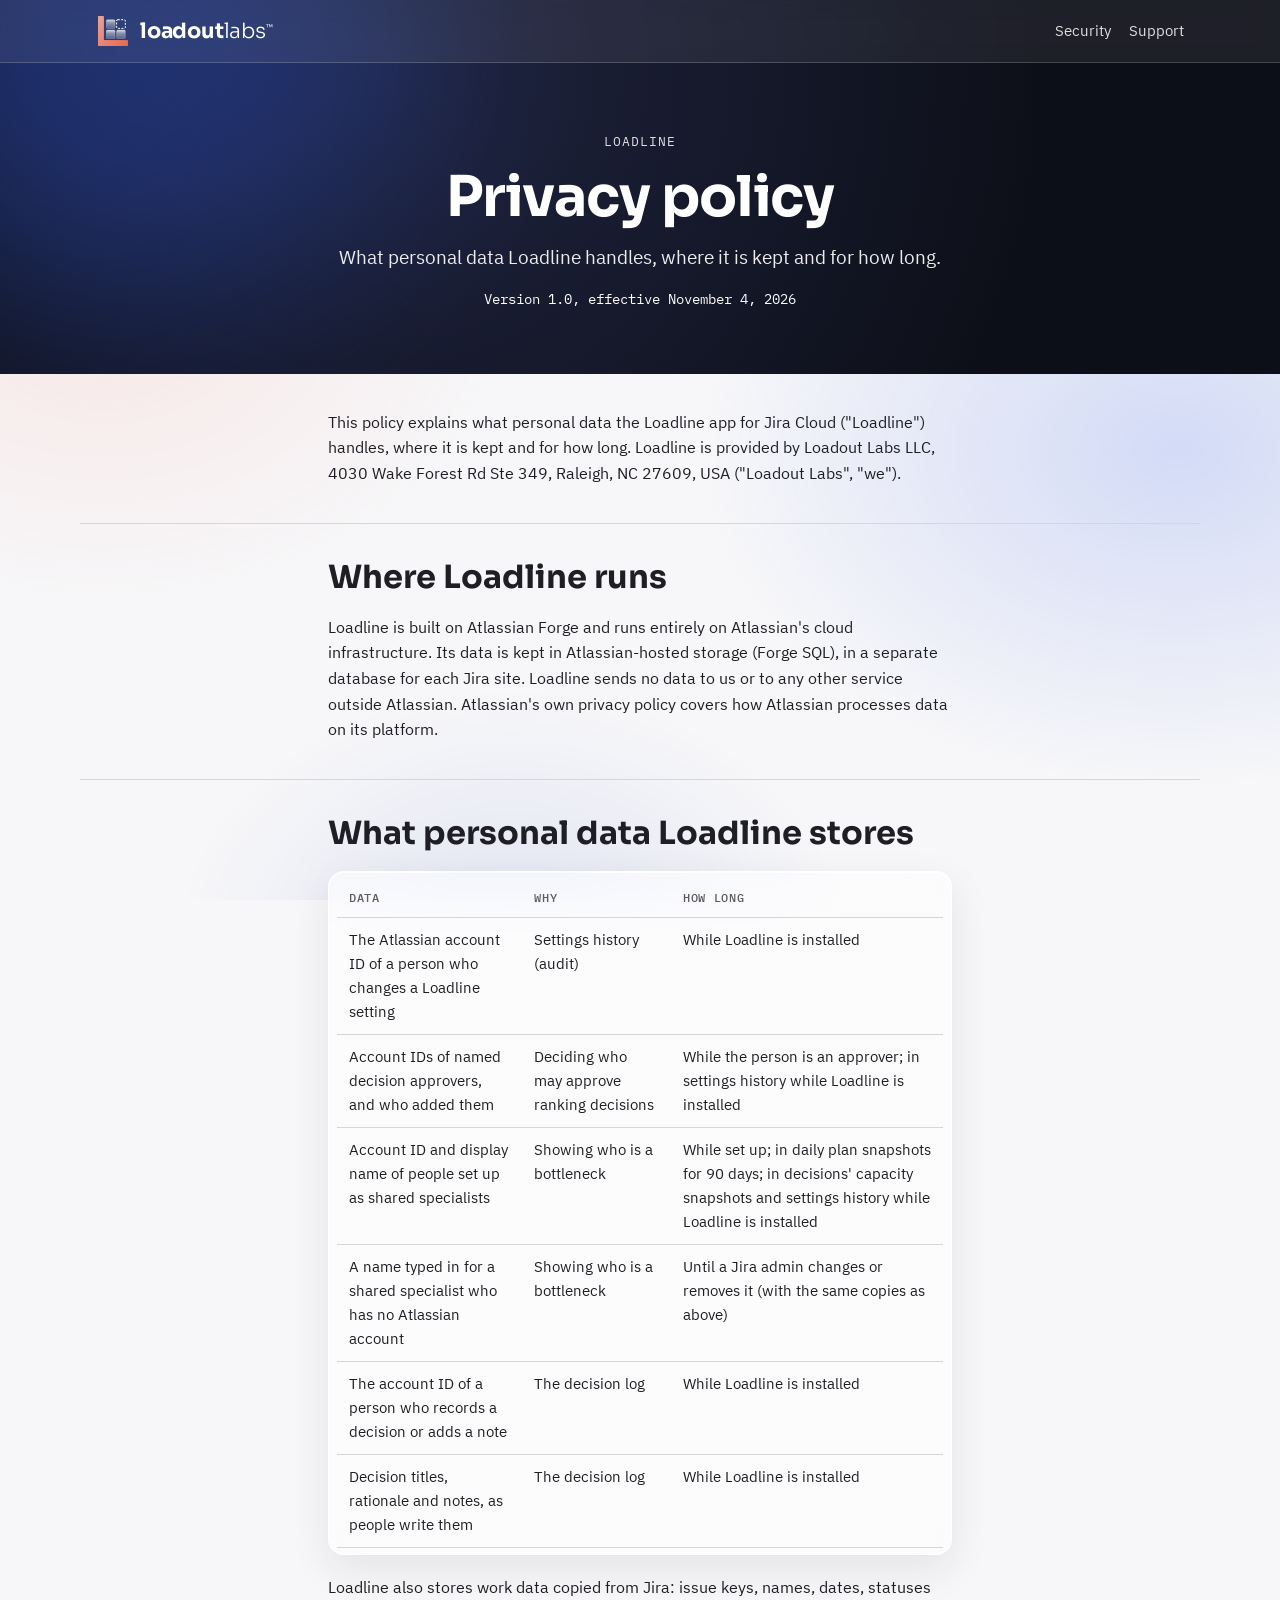
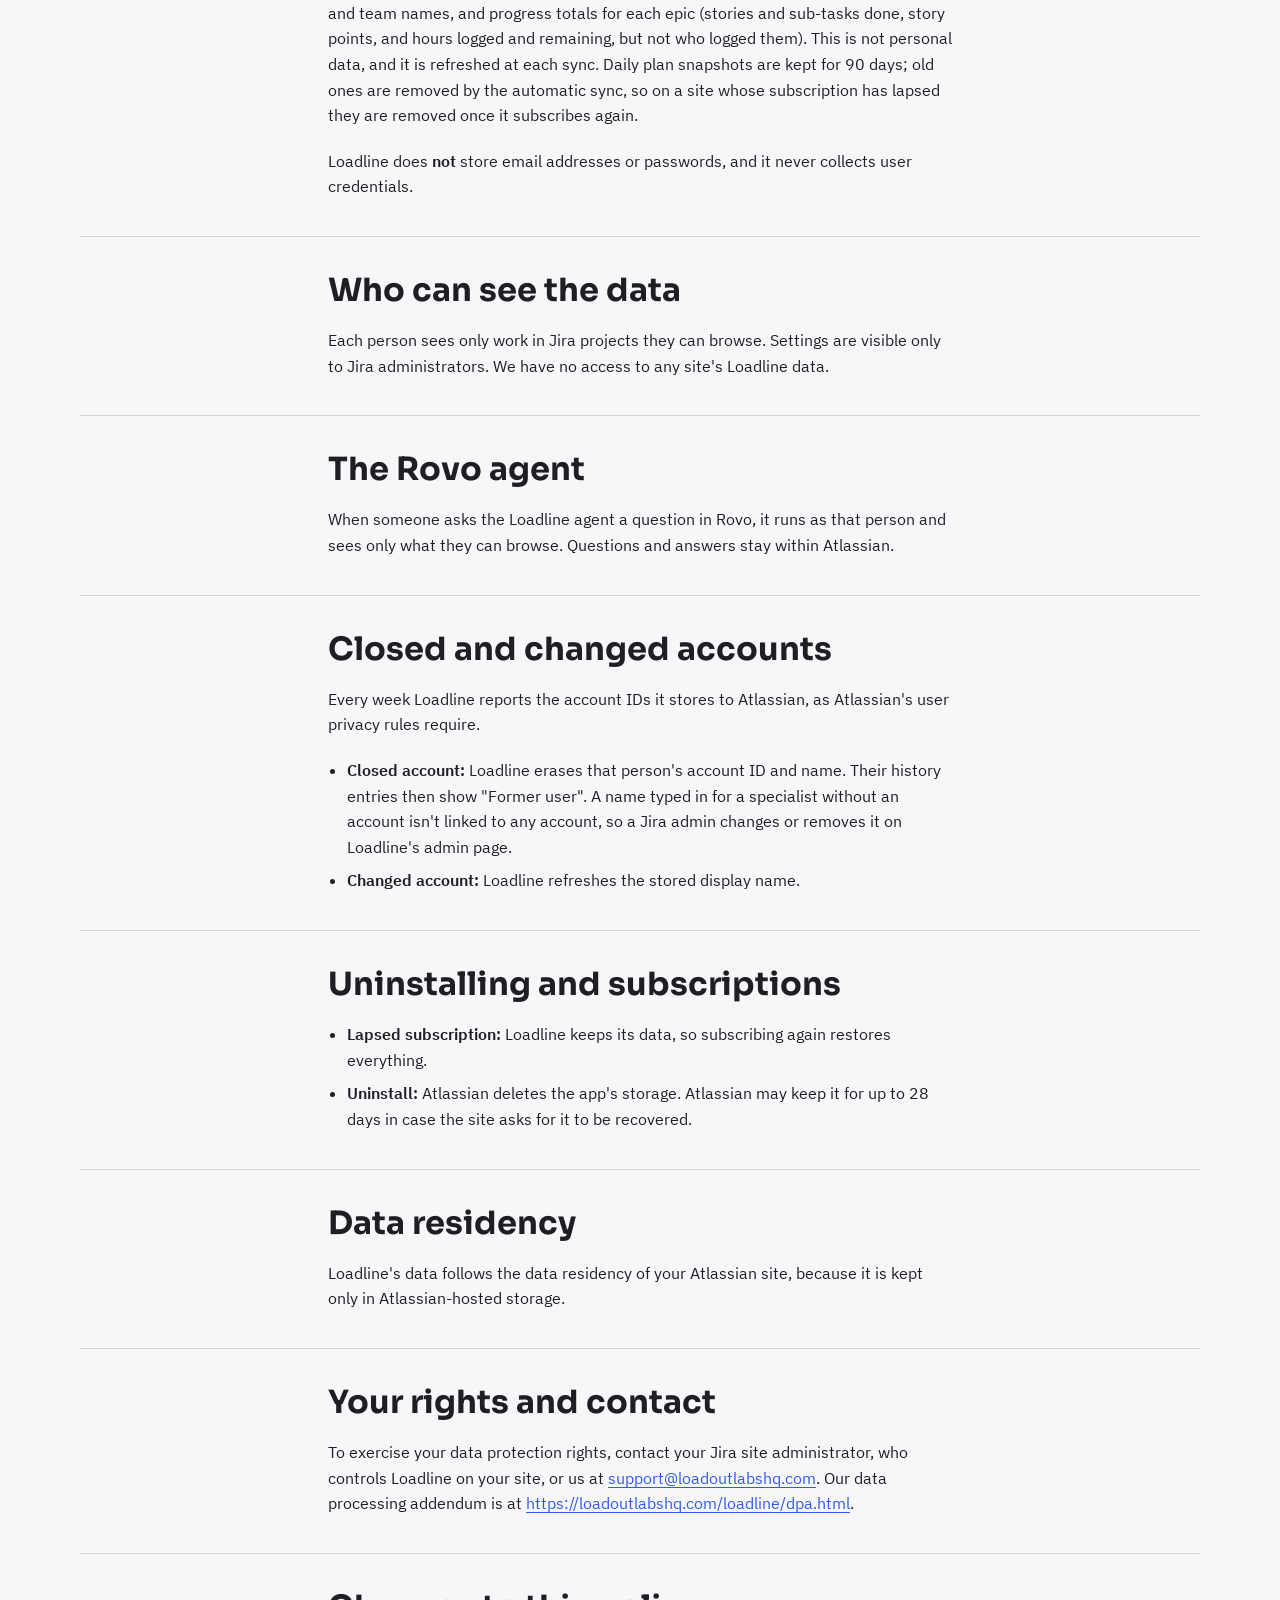
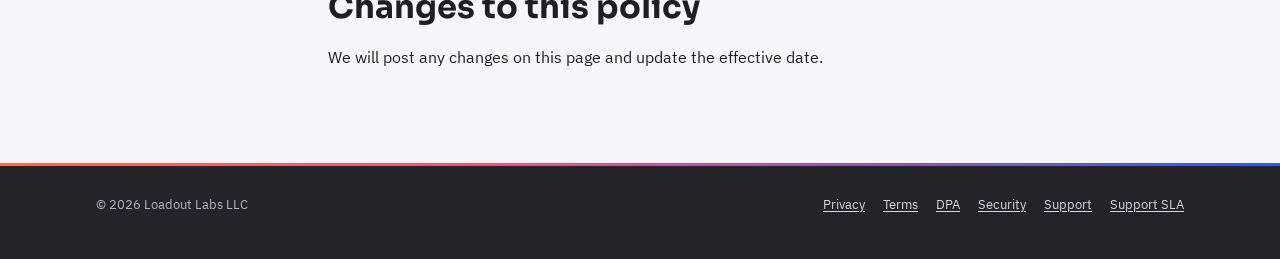
<file: loadline/privacy.html>
<!doctype html>
<html lang="en">
<head>
<meta charset="utf-8">
<meta name="viewport" content="width=device-width, initial-scale=1, viewport-fit=cover">
<title>Loadline Privacy Policy</title>
<meta name="description" content="What personal data the Loadline app for Jira Cloud handles, where it is kept and for how long.">
<link rel="stylesheet" href="../styles.css">
<link rel="stylesheet" href="../glass.css">
<link rel="icon" type="image/svg+xml" href="../assets/loadline-favicon.svg">
</head>
<body class="loadline hero-shapes">
<!-- Glass logo definitions, drawn by the <use> elements below. -->
<svg width="0" height="0" style="position:absolute" aria-hidden="true" focusable="false"><defs><linearGradient id="gBlue" x1="0" y1="0" x2="0" y2="1"><stop offset="0" stop-color="#c9d6ff" stop-opacity=".62"/><stop offset="1" stop-color="#6d8dff" stop-opacity=".26"/></linearGradient><linearGradient id="gClear" x1="0" y1="0" x2="0" y2="1"><stop offset="0" stop-color="#ffffff" stop-opacity=".55"/><stop offset="1" stop-color="#ffffff" stop-opacity=".16"/></linearGradient><linearGradient id="gCoralSolid" x1="0" y1="0" x2="1" y2="1"><stop offset="0" stop-color="#ffb09d"/><stop offset="1" stop-color="#ff6b4a"/></linearGradient><linearGradient id="hi" x1="0" y1="0" x2="0" y2="1"><stop offset="0" stop-color="#fff" stop-opacity=".5"/><stop offset=".35" stop-color="#fff" stop-opacity="0"/></linearGradient><linearGradient id="llBarDark" gradientUnits="userSpaceOnUse" x1="0" y1="20" x2="0" y2="120">
      <stop offset="0" stop-color="#ffb3a1" stop-opacity=".98"/><stop offset=".2125" stop-color="#ff6b4a" stop-opacity=".88"/>
      <stop offset=".2125" stop-color="#c9d6ff" stop-opacity=".62"/><stop offset="1" stop-color="#6d8dff" stop-opacity=".26"/>
    </linearGradient><filter id="glow" x="-50%" y="-50%" width="200%" height="200%"><feGaussianBlur stdDeviation="3.2" result="b"/><feMerge><feMergeNode in="b"/><feMergeNode in="SourceGraphic"/></feMerge></filter><filter id="softglow" x="-30%" y="-30%" width="160%" height="160%"><feGaussianBlur stdDeviation="2.4" result="b"/><feMerge><feMergeNode in="b"/><feMergeNode in="SourceGraphic"/></feMerge></filter><filter id="lift" x="-30%" y="-20%" width="160%" height="150%"><feGaussianBlur in="SourceAlpha" stdDeviation="2.4"/><feOffset dy="3" result="s"/><feFlood flood-color="#000" flood-opacity=".38"/><feComposite in2="s" operator="in" result="sc"/><feMerge><feMergeNode in="sc"/><feMergeNode in="SourceGraphic"/></feMerge></filter><path id="labsL" d="M12 8h14a4 4 0 0 1 4 4v90h90a4 4 0 0 1 4 4v14a4 4 0 0 1-4 4H12a4 4 0 0 1-4-4V12a4 4 0 0 1 4-4z"/><symbol id="labsDark" viewBox="0 0 132 132">
      <use href="#labsL" fill="url(#gCoralSolid)" opacity=".9" filter="url(#softglow)"/>
      <g filter="url(#lift)" stroke="#ffffff" stroke-opacity=".7" stroke-width="1">
        <rect x="40" y="62" width="34" height="34" rx="5" fill="url(#gClear)"/>
        <rect x="80" y="62" width="34" height="34" rx="5" fill="url(#gClear)"/>
        <rect x="40" y="22" width="34" height="34" rx="5" fill="url(#gClear)"/>
      </g>
      <g fill="url(#hi)"><rect x="40" y="62" width="34" height="34" rx="5"/><rect x="80" y="62" width="34" height="34" rx="5"/><rect x="40" y="22" width="34" height="34" rx="5"/></g>
      <rect x="80" y="22" width="34" height="34" rx="5" fill="none" stroke="#ffffff" stroke-opacity=".9" stroke-width="3" stroke-dasharray="7 6" filter="url(#softglow)"/>
    </symbol><symbol id="llDark" viewBox="0 0 132 132">
      <rect x="72" y="20" width="22" height="21" rx="5" fill="#ff6b4a" opacity=".55" filter="url(#glow)"/>
      <g filter="url(#lift)" stroke="#e8eeff" stroke-opacity=".75" stroke-width="1">
        <rect x="12" y="66" width="22" height="54" rx="5" fill="url(#gBlue)"/>
        <rect x="42" y="48" width="22" height="72" rx="5" fill="url(#gBlue)"/>
        <rect x="72" y="20" width="22" height="100" rx="5" fill="url(#llBarDark)"/>
        <rect x="102" y="58" width="22" height="62" rx="5" fill="url(#gBlue)"/>
      </g>
      <g fill="url(#hi)"><rect x="12" y="66" width="22" height="54" rx="5"/><rect x="42" y="48" width="22" height="72" rx="5"/><rect x="72" y="42.5" width="22" height="77.5" rx="5"/><rect x="102" y="58" width="22" height="62" rx="5"/></g>
      <rect x="2" y="40" width="128" height="2.5" rx="1.25" fill="#ffffff" filter="url(#glow)"/>
    </symbol></defs></svg>


<!-- Generated by website/tools/build-legal.mjs from docs/marketplace. Edit the Markdown, not this file. -->

<header class="site-header">
  <div class="wrap">
    <a class="brand" href="../index.html" aria-label="Loadout Labs home"><svg viewBox="0 0 132 132" aria-hidden="true" focusable="false"><use href="#labsDark"/></svg><span class="wordmark"><b>loadout</b><span class="light">labs</span><sup class="tm">&trade;</sup></span></a>
    <nav class="site-nav" aria-label="Main">
      <a href="security.html">Security</a>
      <a href="support.html">Support</a>
    </nav>
  </div>
</header>

<main>
  <div class="page-head">
    <div class="wrap">
      <p class="eyebrow">Loadline</p>
      <h1>Privacy policy</h1>
      <p class="lede">What personal data Loadline handles, where it is kept and for how long.</p>
      <p class="data">Version 1.0, effective November 4, 2026</p>
      <div class="waterline" data-label="Loadout Labs LLC"></div>
    </div>
  </div>

  <section>
    <div class="wrap">
      <p>This policy explains what personal data the Loadline app for Jira Cloud ("Loadline") handles, where it is kept and for how long. Loadline is provided by Loadout Labs LLC, 4030 Wake Forest Rd Ste 349, Raleigh, NC 27609, USA ("Loadout Labs", "we").</p>
    </div>
  </section>

  <section aria-labelledby="s1-where-loadline-runs">
    <div class="wrap">
      <h2 id="s1-where-loadline-runs">Where Loadline runs</h2>
      <p>Loadline is built on Atlassian Forge and runs entirely on Atlassian's cloud infrastructure. Its data is kept in Atlassian-hosted storage (Forge SQL), in a separate database for each Jira site. Loadline sends no data to us or to any other service outside Atlassian. Atlassian's own privacy policy covers how Atlassian processes data on its platform.</p>
    </div>
  </section>

  <section aria-labelledby="s2-what-personal-data-loadline-stores">
    <div class="wrap">
      <h2 id="s2-what-personal-data-loadline-stores">What personal data Loadline stores</h2>
      <div class="table-scroll"><table><thead><tr><th scope="col">Data</th><th scope="col">Why</th><th scope="col">How long</th></tr></thead><tbody><tr><td>The Atlassian account ID of a person who changes a Loadline setting</td><td>Settings history (audit)</td><td>While Loadline is installed</td></tr><tr><td>Account IDs of named decision approvers, and who added them</td><td>Deciding who may approve ranking decisions</td><td>While the person is an approver; in settings history while Loadline is installed</td></tr><tr><td>Account ID and display name of people set up as shared specialists</td><td>Showing who is a bottleneck</td><td>While set up; in daily plan snapshots for 90 days; in decisions' capacity snapshots and settings history while Loadline is installed</td></tr><tr><td>A name typed in for a shared specialist who has no Atlassian account</td><td>Showing who is a bottleneck</td><td>Until a Jira admin changes or removes it (with the same copies as above)</td></tr><tr><td>The account ID of a person who records a decision or adds a note</td><td>The decision log</td><td>While Loadline is installed</td></tr><tr><td>Decision titles, rationale and notes, as people write them</td><td>The decision log</td><td>While Loadline is installed</td></tr></tbody></table></div>
      <p>Loadline also stores work data copied from Jira: issue keys, names, dates, statuses and team names, and progress totals for each epic (stories and sub-tasks done, story points, and hours logged and remaining, but not who logged them). This is not personal data, and it is refreshed at each sync. Daily plan snapshots are kept for 90 days; old ones are removed by the automatic sync, so on a site whose subscription has lapsed they are removed once it subscribes again.</p>
      <p>Loadline does <strong>not</strong> store email addresses or passwords, and it never collects user credentials.</p>
    </div>
  </section>

  <section aria-labelledby="s3-who-can-see-the-data">
    <div class="wrap">
      <h2 id="s3-who-can-see-the-data">Who can see the data</h2>
      <p>Each person sees only work in Jira projects they can browse. Settings are visible only to Jira administrators. We have no access to any site's Loadline data.</p>
    </div>
  </section>

  <section aria-labelledby="s4-the-rovo-agent">
    <div class="wrap">
      <h2 id="s4-the-rovo-agent">The Rovo agent</h2>
      <p>When someone asks the Loadline agent a question in Rovo, it runs as that person and sees only what they can browse. Questions and answers stay within Atlassian.</p>
    </div>
  </section>

  <section aria-labelledby="s5-closed-and-changed-accounts">
    <div class="wrap">
      <h2 id="s5-closed-and-changed-accounts">Closed and changed accounts</h2>
      <p>Every week Loadline reports the account IDs it stores to Atlassian, as Atlassian's user privacy rules require.</p>
      <ul class="plain"><li><strong>Closed account:</strong> Loadline erases that person's account ID and name. Their history entries then show "Former user". A name typed in for a specialist without an account isn't linked to any account, so a Jira admin changes or removes it on Loadline's admin page.</li><li><strong>Changed account:</strong> Loadline refreshes the stored display name.</li></ul>
    </div>
  </section>

  <section aria-labelledby="s6-uninstalling-and-subscriptions">
    <div class="wrap">
      <h2 id="s6-uninstalling-and-subscriptions">Uninstalling and subscriptions</h2>
      <ul class="plain"><li><strong>Lapsed subscription:</strong> Loadline keeps its data, so subscribing again restores everything.</li><li><strong>Uninstall:</strong> Atlassian deletes the app's storage. Atlassian may keep it for up to 28 days in case the site asks for it to be recovered.</li></ul>
    </div>
  </section>

  <section aria-labelledby="s7-data-residency">
    <div class="wrap">
      <h2 id="s7-data-residency">Data residency</h2>
      <p>Loadline's data follows the data residency of your Atlassian site, because it is kept only in Atlassian-hosted storage.</p>
    </div>
  </section>

  <section aria-labelledby="s8-your-rights-and-contact">
    <div class="wrap">
      <h2 id="s8-your-rights-and-contact">Your rights and contact</h2>
      <p>To exercise your data protection rights, contact your Jira site administrator, who controls Loadline on your site, or us at <a href="mailto:support@loadoutlabshq.com">support@loadoutlabshq.com</a>. Our data processing addendum is at <a href="https://loadoutlabshq.com/loadline/dpa.html">https://loadoutlabshq.com/loadline/dpa.html</a>.</p>
    </div>
  </section>

  <section aria-labelledby="s9-changes-to-this-policy">
    <div class="wrap">
      <h2 id="s9-changes-to-this-policy">Changes to this policy</h2>
      <p>We will post any changes on this page and update the effective date.</p>
    </div>
  </section>
</main>

<footer class="site-footer">
  <div class="wrap">
    <span>&copy; 2026 Loadout Labs LLC</span>
    <nav aria-label="Footer">
      <a href="privacy.html">Privacy</a>
      <a href="terms.html">Terms</a>
      <a href="dpa.html">DPA</a>
      <a href="security.html">Security</a>
      <a href="support.html">Support</a>
      <a href="sla.html">Support SLA</a>
    </nav>
  </div>
</footer>

</body>
</html>
</file>
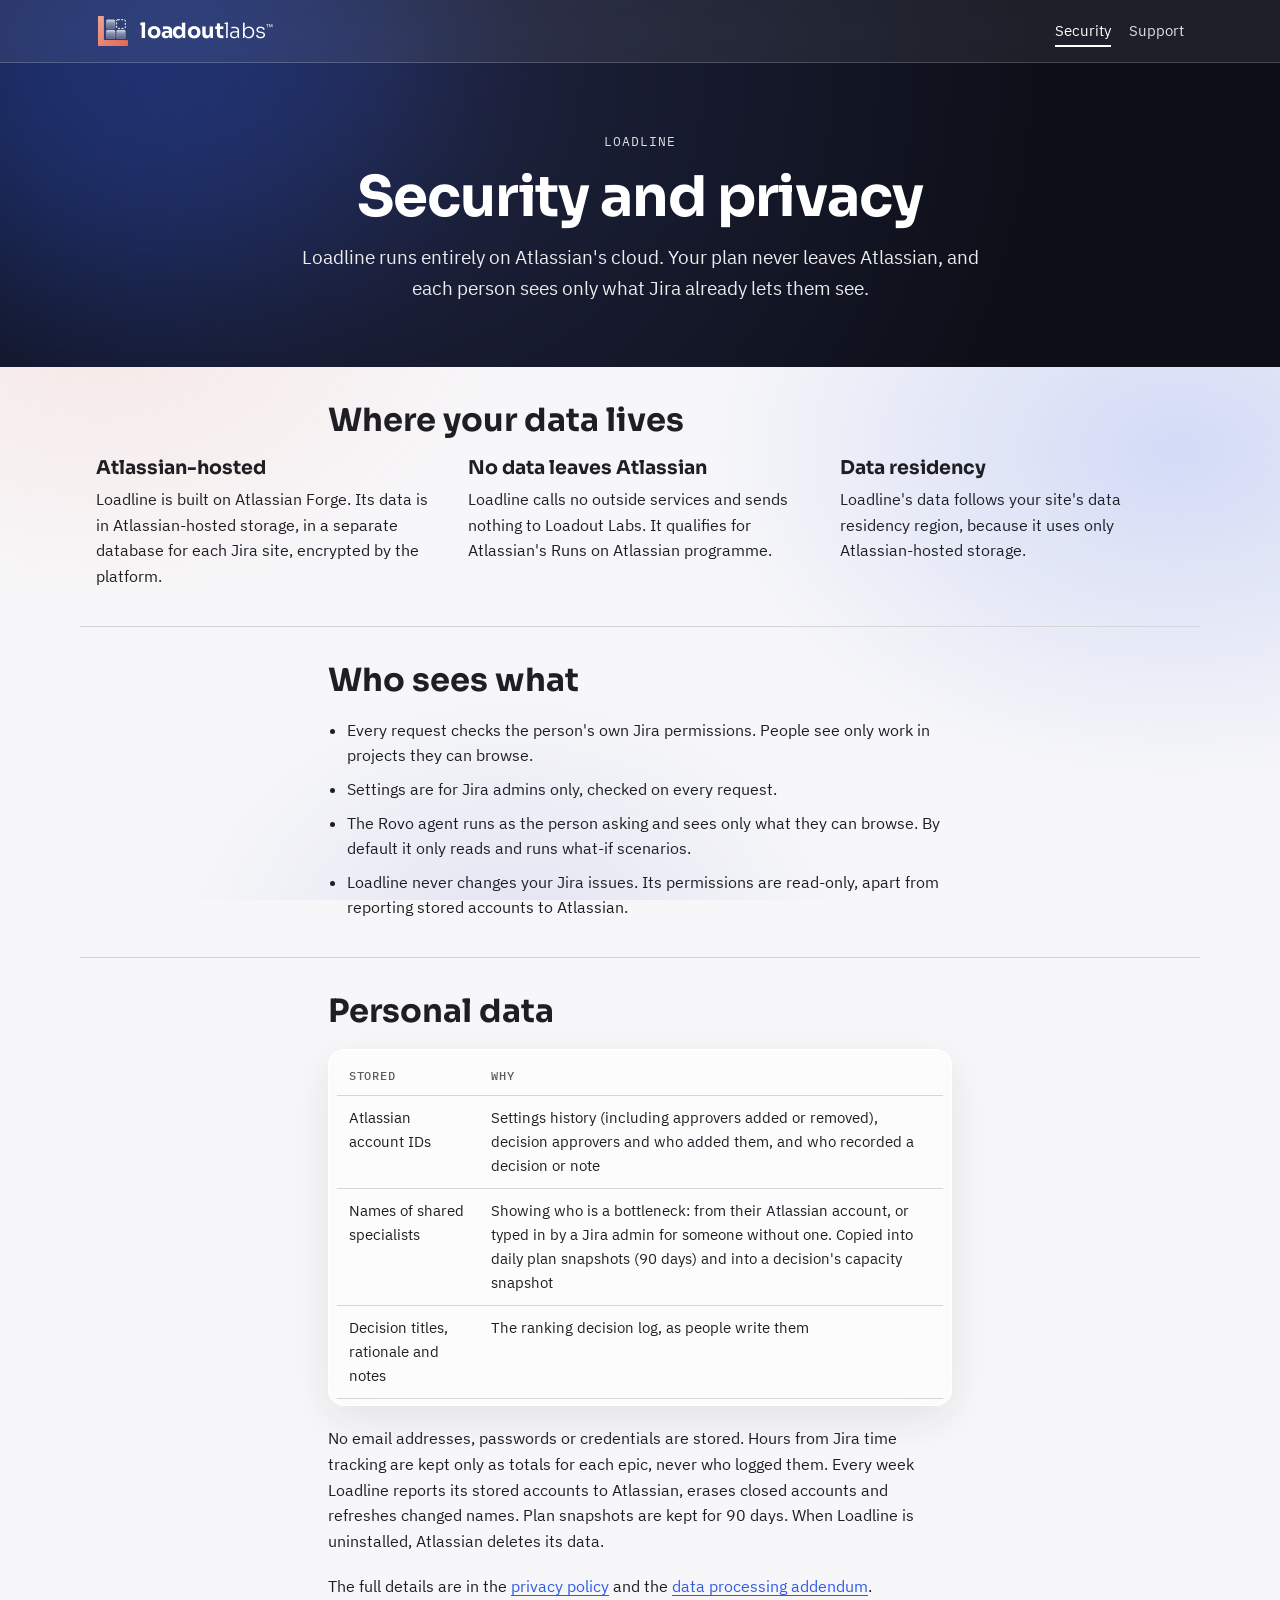
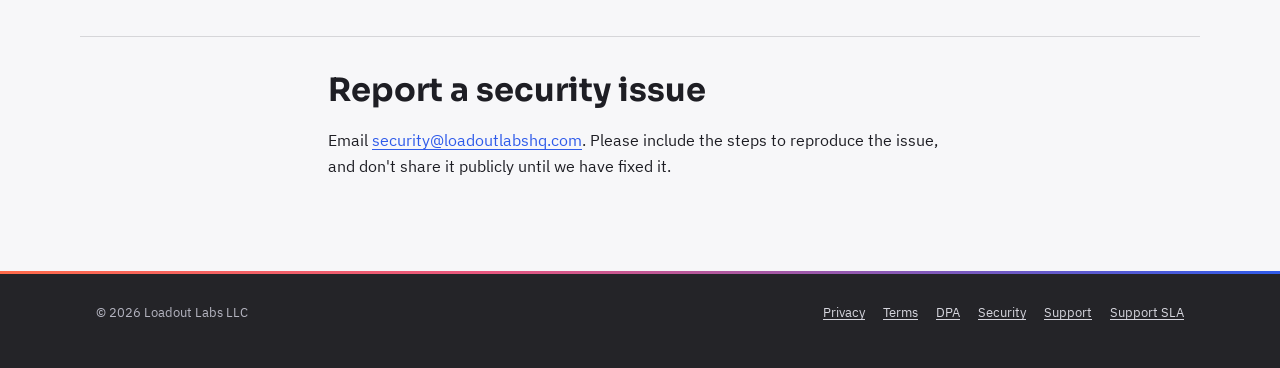
<file: loadline/security.html>
<!doctype html>
<html lang="en">
<head>
<meta charset="utf-8">
<meta name="viewport" content="width=device-width, initial-scale=1, viewport-fit=cover">
<title>Loadline Security</title>
<meta name="claude:viewport-fit-sides" content="cover">
<meta name="description" content="Where Loadline keeps its data, what it stores, who can see what, and how it handles personal data.">
<link rel="stylesheet" href="../styles.css">
<link rel="stylesheet" href="../glass.css">
<link rel="icon" type="image/svg+xml" href="../assets/loadline-favicon.svg">

</head>
<body class="loadline hero-shapes">
<!-- Glass logo definitions, drawn by the <use> elements below. -->
<svg width="0" height="0" style="position:absolute" aria-hidden="true" focusable="false"><defs><linearGradient id="gBlue" x1="0" y1="0" x2="0" y2="1"><stop offset="0" stop-color="#c9d6ff" stop-opacity=".62"/><stop offset="1" stop-color="#6d8dff" stop-opacity=".26"/></linearGradient><linearGradient id="gClear" x1="0" y1="0" x2="0" y2="1"><stop offset="0" stop-color="#ffffff" stop-opacity=".55"/><stop offset="1" stop-color="#ffffff" stop-opacity=".16"/></linearGradient><linearGradient id="gCoralSolid" x1="0" y1="0" x2="1" y2="1"><stop offset="0" stop-color="#ffb09d"/><stop offset="1" stop-color="#ff6b4a"/></linearGradient><linearGradient id="hi" x1="0" y1="0" x2="0" y2="1"><stop offset="0" stop-color="#fff" stop-opacity=".5"/><stop offset=".35" stop-color="#fff" stop-opacity="0"/></linearGradient><linearGradient id="llBarDark" gradientUnits="userSpaceOnUse" x1="0" y1="20" x2="0" y2="120">
      <stop offset="0" stop-color="#ffb3a1" stop-opacity=".98"/><stop offset=".2125" stop-color="#ff6b4a" stop-opacity=".88"/>
      <stop offset=".2125" stop-color="#c9d6ff" stop-opacity=".62"/><stop offset="1" stop-color="#6d8dff" stop-opacity=".26"/>
    </linearGradient><filter id="glow" x="-50%" y="-50%" width="200%" height="200%"><feGaussianBlur stdDeviation="3.2" result="b"/><feMerge><feMergeNode in="b"/><feMergeNode in="SourceGraphic"/></feMerge></filter><filter id="softglow" x="-30%" y="-30%" width="160%" height="160%"><feGaussianBlur stdDeviation="2.4" result="b"/><feMerge><feMergeNode in="b"/><feMergeNode in="SourceGraphic"/></feMerge></filter><filter id="lift" x="-30%" y="-20%" width="160%" height="150%"><feGaussianBlur in="SourceAlpha" stdDeviation="2.4"/><feOffset dy="3" result="s"/><feFlood flood-color="#000" flood-opacity=".38"/><feComposite in2="s" operator="in" result="sc"/><feMerge><feMergeNode in="sc"/><feMergeNode in="SourceGraphic"/></feMerge></filter><path id="labsL" d="M12 8h14a4 4 0 0 1 4 4v90h90a4 4 0 0 1 4 4v14a4 4 0 0 1-4 4H12a4 4 0 0 1-4-4V12a4 4 0 0 1 4-4z"/><symbol id="labsDark" viewBox="0 0 132 132">
      <use href="#labsL" fill="url(#gCoralSolid)" opacity=".9" filter="url(#softglow)"/>
      <g filter="url(#lift)" stroke="#ffffff" stroke-opacity=".7" stroke-width="1">
        <rect x="40" y="62" width="34" height="34" rx="5" fill="url(#gClear)"/>
        <rect x="80" y="62" width="34" height="34" rx="5" fill="url(#gClear)"/>
        <rect x="40" y="22" width="34" height="34" rx="5" fill="url(#gClear)"/>
      </g>
      <g fill="url(#hi)"><rect x="40" y="62" width="34" height="34" rx="5"/><rect x="80" y="62" width="34" height="34" rx="5"/><rect x="40" y="22" width="34" height="34" rx="5"/></g>
      <rect x="80" y="22" width="34" height="34" rx="5" fill="none" stroke="#ffffff" stroke-opacity=".9" stroke-width="3" stroke-dasharray="7 6" filter="url(#softglow)"/>
    </symbol><symbol id="llDark" viewBox="0 0 132 132">
      <rect x="72" y="20" width="22" height="21" rx="5" fill="#ff6b4a" opacity=".55" filter="url(#glow)"/>
      <g filter="url(#lift)" stroke="#e8eeff" stroke-opacity=".75" stroke-width="1">
        <rect x="12" y="66" width="22" height="54" rx="5" fill="url(#gBlue)"/>
        <rect x="42" y="48" width="22" height="72" rx="5" fill="url(#gBlue)"/>
        <rect x="72" y="20" width="22" height="100" rx="5" fill="url(#llBarDark)"/>
        <rect x="102" y="58" width="22" height="62" rx="5" fill="url(#gBlue)"/>
      </g>
      <g fill="url(#hi)"><rect x="12" y="66" width="22" height="54" rx="5"/><rect x="42" y="48" width="22" height="72" rx="5"/><rect x="72" y="42.5" width="22" height="77.5" rx="5"/><rect x="102" y="58" width="22" height="62" rx="5"/></g>
      <rect x="2" y="40" width="128" height="2.5" rx="1.25" fill="#ffffff" filter="url(#glow)"/>
    </symbol></defs></svg>


<header class="site-header">
  <div class="wrap">
    <a class="brand" href="../index.html" aria-label="Loadout Labs home"><svg viewBox="0 0 132 132" aria-hidden="true" focusable="false"><use href="#labsDark"/></svg><span class="wordmark"><b>loadout</b><span class="light">labs</span><sup class="tm">&trade;</sup></span></a>
    <nav class="site-nav" aria-label="Main">
      <a href="security.html" aria-current="page">Security</a>
      <a href="support.html">Support</a>
    </nav>
  </div>
</header>

<main>
  <div class="page-head">
    <div class="wrap">
      <p class="eyebrow">Loadline</p>
      <h1>Security and privacy</h1>
      <p class="lede">Loadline runs entirely on Atlassian's cloud. Your plan never leaves Atlassian, and each person sees only what Jira already lets them see.</p>
      <div class="waterline" data-label="Runs on Atlassian"></div>
    </div>
  </div>

  <section aria-labelledby="where">
    <div class="wrap">
      <h2 id="where">Where your data lives</h2>
      <div class="grid-3">
        <div><h3>Atlassian-hosted</h3><p>Loadline is built on Atlassian Forge. Its data is in Atlassian-hosted storage, in a separate database for each Jira site, encrypted by the platform.</p></div>
        <div><h3>No data leaves Atlassian</h3><p>Loadline calls no outside services and sends nothing to Loadout Labs. It qualifies for Atlassian's Runs on Atlassian programme.</p></div>
        <div><h3>Data residency</h3><p>Loadline's data follows your site's data residency region, because it uses only Atlassian-hosted storage.</p></div>
      </div>
    </div>
  </section>

  <section aria-labelledby="access">
    <div class="wrap">
      <h2 id="access">Who sees what</h2>
      <ul class="plain">
        <li>Every request checks the person's own Jira permissions. People see only work in projects they can browse.</li>
        <li>Settings are for Jira admins only, checked on every request.</li>
        <li>The Rovo agent runs as the person asking and sees only what they can browse. By default it only reads and runs what-if scenarios.</li>
        <li>Loadline never changes your Jira issues. Its permissions are read-only, apart from reporting stored accounts to Atlassian.</li>
      </ul>
    </div>
  </section>

  <section aria-labelledby="personal">
    <div class="wrap">
      <h2 id="personal">Personal data</h2>
      <div class="table-scroll">
        <table>
          <thead><tr><th scope="col">Stored</th><th scope="col">Why</th></tr></thead>
          <tbody>
            <tr><td>Atlassian account IDs</td><td>Settings history (including approvers added or removed), decision approvers and who added them, and who recorded a decision or note</td></tr>
            <tr><td>Names of shared specialists</td><td>Showing who is a bottleneck: from their Atlassian account, or typed in by a Jira admin for someone without one. Copied into daily plan snapshots (90 days) and into a decision's capacity snapshot</td></tr>
            <tr><td>Decision titles, rationale and notes</td><td>The ranking decision log, as people write them</td></tr>
          </tbody>
        </table>
      </div>
      <p>No email addresses, passwords or credentials are stored. Hours from Jira time tracking are kept only as totals for each epic, never who logged them. Every week Loadline reports its stored accounts to Atlassian, erases closed accounts and refreshes changed names. Plan snapshots are kept for 90 days. When Loadline is uninstalled, Atlassian deletes its data.</p>
      <p>The full details are in the <a href="privacy.html">privacy policy</a> and the <a href="dpa.html">data processing addendum</a>.</p>
    </div>
  </section>

  <section aria-labelledby="report">
    <div class="wrap">
      <h2 id="report">Report a security issue</h2>
      <p>Email <a href="mailto:security@loadoutlabshq.com">security@loadoutlabshq.com</a>. Please include the steps to reproduce the issue, and don't share it publicly until we have fixed it.</p>
    </div>
  </section>
</main>

<footer class="site-footer">
  <div class="wrap">
    <span>&copy; 2026 Loadout Labs LLC</span>
    <nav aria-label="Footer">
      <a href="privacy.html">Privacy</a>
      <a href="terms.html">Terms</a>
      <a href="dpa.html">DPA</a>
      <a href="security.html">Security</a>
      <a href="support.html">Support</a>
      <a href="sla.html">Support SLA</a>
    </nav>
  </div>
</footer>

</body>
</html>
</file>
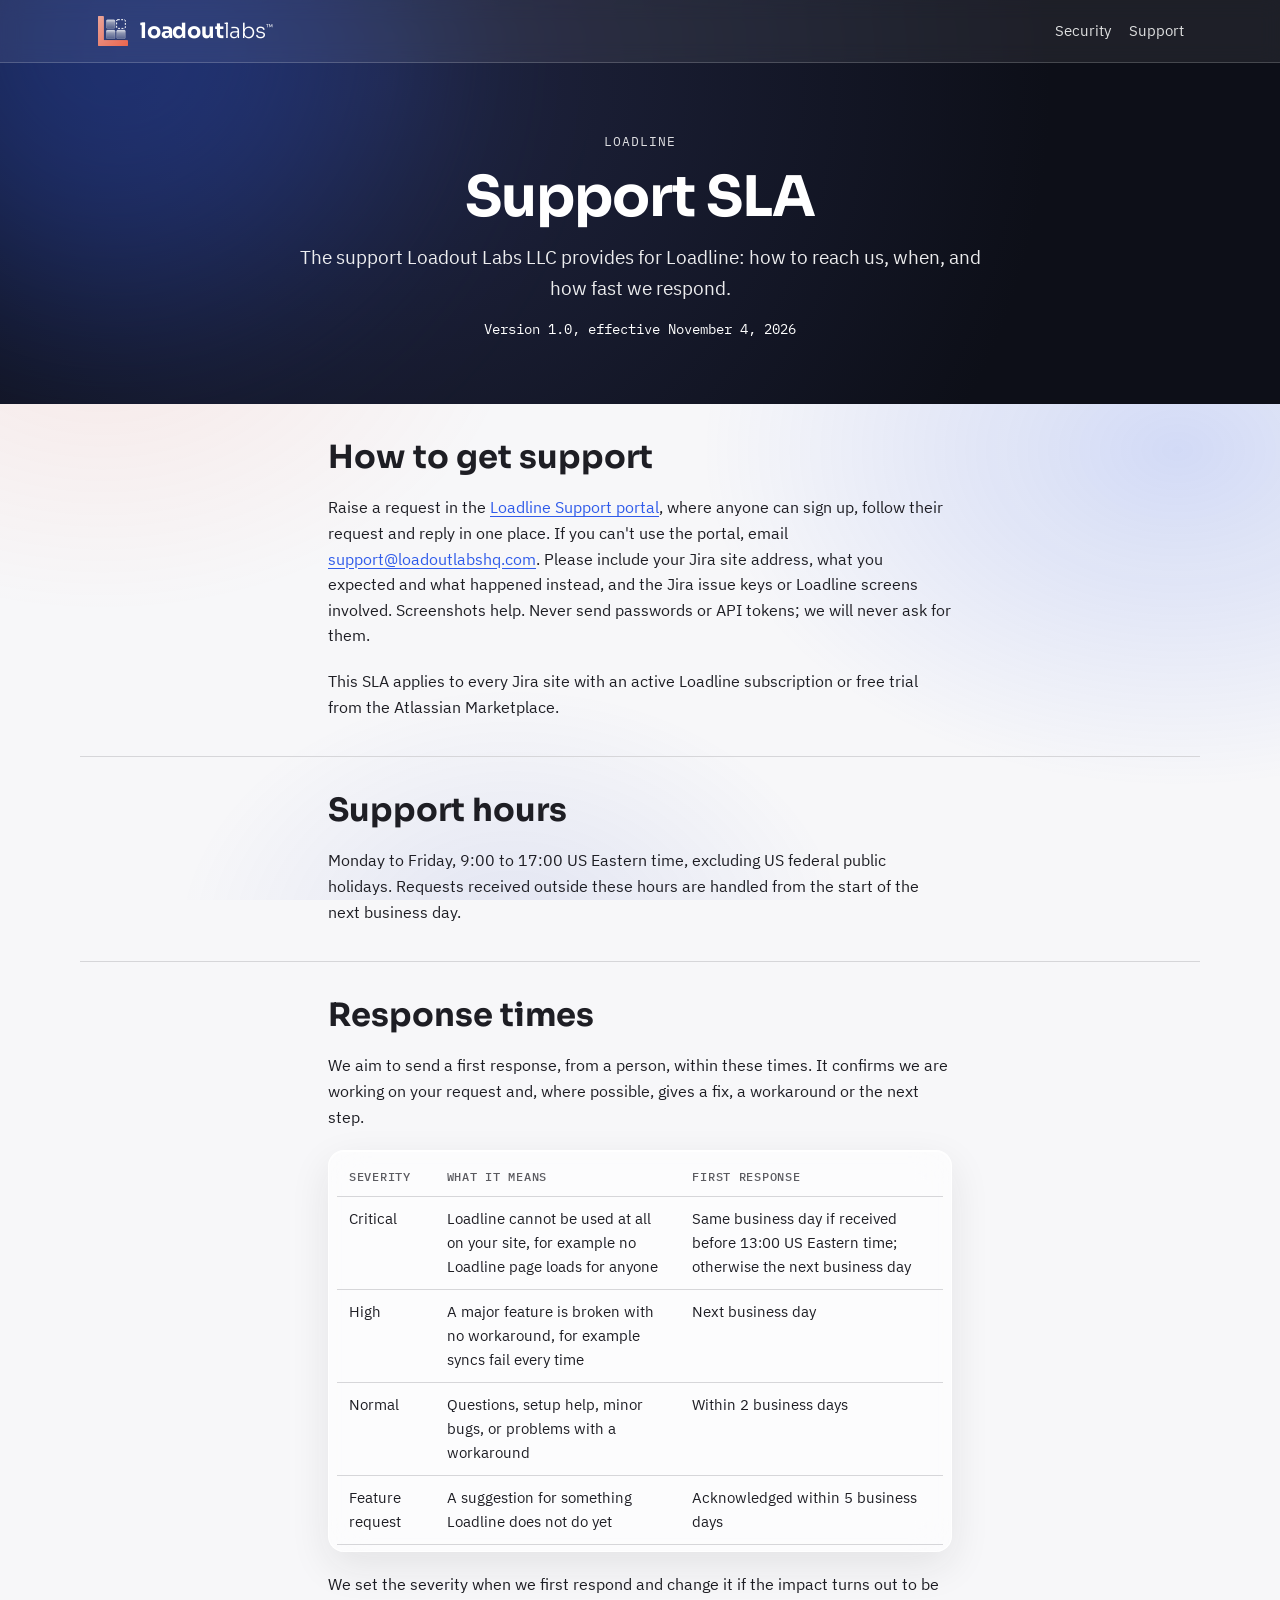
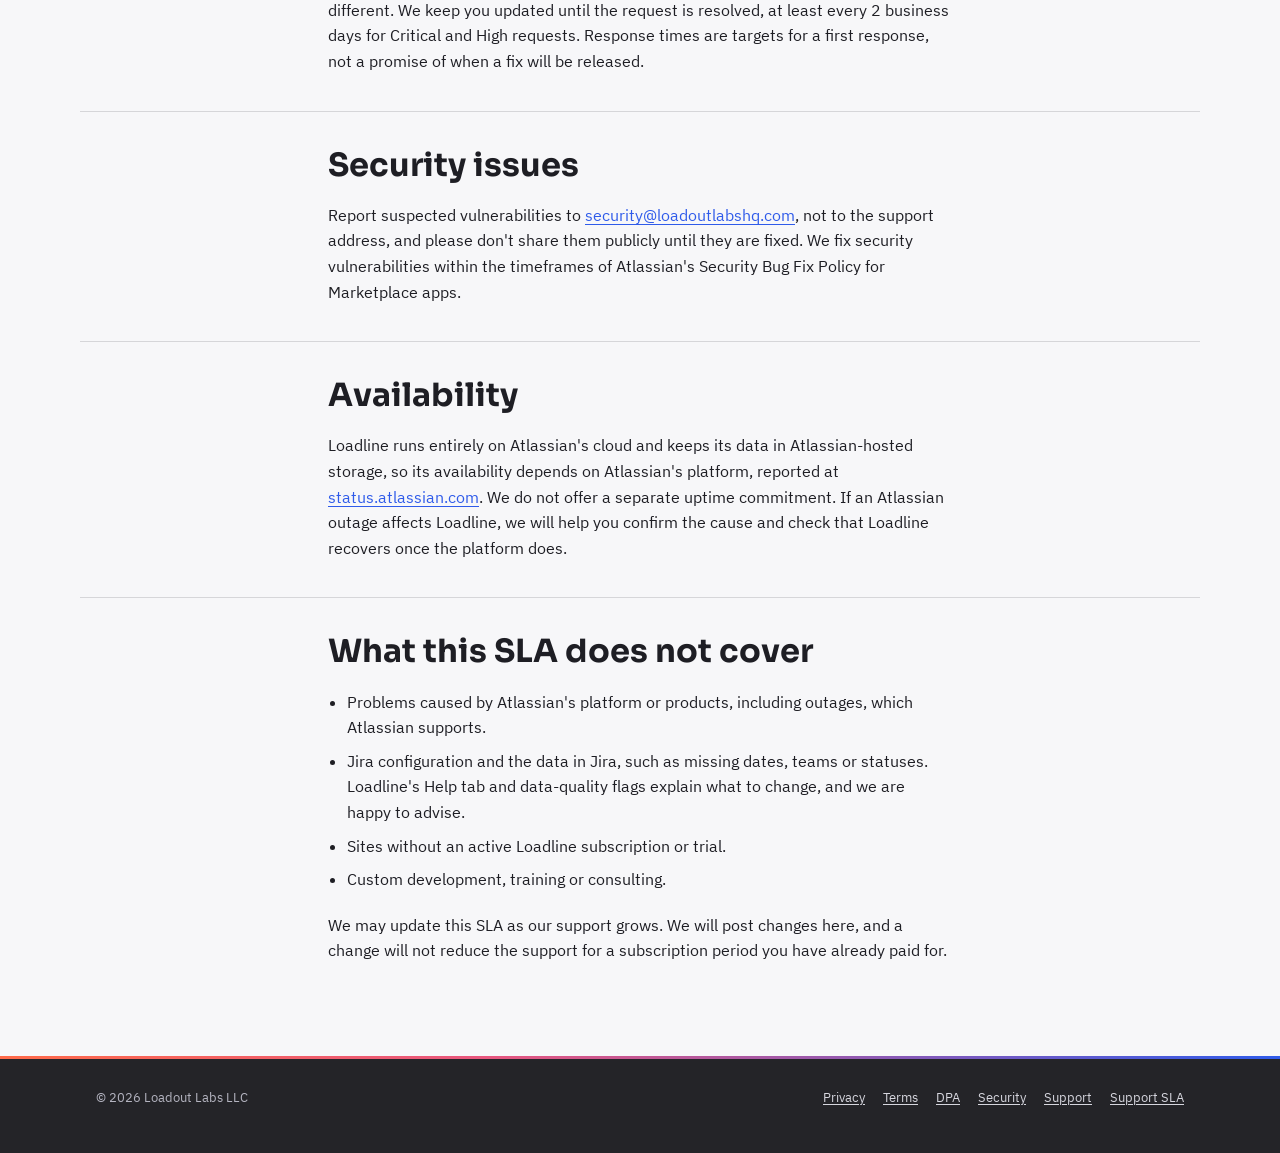
<file: loadline/sla.html>
<!doctype html>
<html lang="en">
<head>
<meta charset="utf-8">
<meta name="viewport" content="width=device-width, initial-scale=1, viewport-fit=cover">
<title>Loadline Support SLA</title>
<meta name="claude:viewport-fit-sides" content="cover">
<meta name="description" content="The Loadline support service level agreement: hours, response times and what is covered.">
<link rel="stylesheet" href="../styles.css">
<link rel="stylesheet" href="../glass.css">
<link rel="icon" type="image/svg+xml" href="../assets/loadline-favicon.svg">

</head>
<body class="loadline hero-shapes">
<!-- Glass logo definitions, drawn by the <use> elements below. -->
<svg width="0" height="0" style="position:absolute" aria-hidden="true" focusable="false"><defs><linearGradient id="gBlue" x1="0" y1="0" x2="0" y2="1"><stop offset="0" stop-color="#c9d6ff" stop-opacity=".62"/><stop offset="1" stop-color="#6d8dff" stop-opacity=".26"/></linearGradient><linearGradient id="gClear" x1="0" y1="0" x2="0" y2="1"><stop offset="0" stop-color="#ffffff" stop-opacity=".55"/><stop offset="1" stop-color="#ffffff" stop-opacity=".16"/></linearGradient><linearGradient id="gCoralSolid" x1="0" y1="0" x2="1" y2="1"><stop offset="0" stop-color="#ffb09d"/><stop offset="1" stop-color="#ff6b4a"/></linearGradient><linearGradient id="hi" x1="0" y1="0" x2="0" y2="1"><stop offset="0" stop-color="#fff" stop-opacity=".5"/><stop offset=".35" stop-color="#fff" stop-opacity="0"/></linearGradient><linearGradient id="llBarDark" gradientUnits="userSpaceOnUse" x1="0" y1="20" x2="0" y2="120">
      <stop offset="0" stop-color="#ffb3a1" stop-opacity=".98"/><stop offset=".2125" stop-color="#ff6b4a" stop-opacity=".88"/>
      <stop offset=".2125" stop-color="#c9d6ff" stop-opacity=".62"/><stop offset="1" stop-color="#6d8dff" stop-opacity=".26"/>
    </linearGradient><filter id="glow" x="-50%" y="-50%" width="200%" height="200%"><feGaussianBlur stdDeviation="3.2" result="b"/><feMerge><feMergeNode in="b"/><feMergeNode in="SourceGraphic"/></feMerge></filter><filter id="softglow" x="-30%" y="-30%" width="160%" height="160%"><feGaussianBlur stdDeviation="2.4" result="b"/><feMerge><feMergeNode in="b"/><feMergeNode in="SourceGraphic"/></feMerge></filter><filter id="lift" x="-30%" y="-20%" width="160%" height="150%"><feGaussianBlur in="SourceAlpha" stdDeviation="2.4"/><feOffset dy="3" result="s"/><feFlood flood-color="#000" flood-opacity=".38"/><feComposite in2="s" operator="in" result="sc"/><feMerge><feMergeNode in="sc"/><feMergeNode in="SourceGraphic"/></feMerge></filter><path id="labsL" d="M12 8h14a4 4 0 0 1 4 4v90h90a4 4 0 0 1 4 4v14a4 4 0 0 1-4 4H12a4 4 0 0 1-4-4V12a4 4 0 0 1 4-4z"/><symbol id="labsDark" viewBox="0 0 132 132">
      <use href="#labsL" fill="url(#gCoralSolid)" opacity=".9" filter="url(#softglow)"/>
      <g filter="url(#lift)" stroke="#ffffff" stroke-opacity=".7" stroke-width="1">
        <rect x="40" y="62" width="34" height="34" rx="5" fill="url(#gClear)"/>
        <rect x="80" y="62" width="34" height="34" rx="5" fill="url(#gClear)"/>
        <rect x="40" y="22" width="34" height="34" rx="5" fill="url(#gClear)"/>
      </g>
      <g fill="url(#hi)"><rect x="40" y="62" width="34" height="34" rx="5"/><rect x="80" y="62" width="34" height="34" rx="5"/><rect x="40" y="22" width="34" height="34" rx="5"/></g>
      <rect x="80" y="22" width="34" height="34" rx="5" fill="none" stroke="#ffffff" stroke-opacity=".9" stroke-width="3" stroke-dasharray="7 6" filter="url(#softglow)"/>
    </symbol><symbol id="llDark" viewBox="0 0 132 132">
      <rect x="72" y="20" width="22" height="21" rx="5" fill="#ff6b4a" opacity=".55" filter="url(#glow)"/>
      <g filter="url(#lift)" stroke="#e8eeff" stroke-opacity=".75" stroke-width="1">
        <rect x="12" y="66" width="22" height="54" rx="5" fill="url(#gBlue)"/>
        <rect x="42" y="48" width="22" height="72" rx="5" fill="url(#gBlue)"/>
        <rect x="72" y="20" width="22" height="100" rx="5" fill="url(#llBarDark)"/>
        <rect x="102" y="58" width="22" height="62" rx="5" fill="url(#gBlue)"/>
      </g>
      <g fill="url(#hi)"><rect x="12" y="66" width="22" height="54" rx="5"/><rect x="42" y="48" width="22" height="72" rx="5"/><rect x="72" y="42.5" width="22" height="77.5" rx="5"/><rect x="102" y="58" width="22" height="62" rx="5"/></g>
      <rect x="2" y="40" width="128" height="2.5" rx="1.25" fill="#ffffff" filter="url(#glow)"/>
    </symbol></defs></svg>


<header class="site-header">
  <div class="wrap">
    <a class="brand" href="../index.html" aria-label="Loadout Labs home"><svg viewBox="0 0 132 132" aria-hidden="true" focusable="false"><use href="#labsDark"/></svg><span class="wordmark"><b>loadout</b><span class="light">labs</span><sup class="tm">&trade;</sup></span></a>
    <nav class="site-nav" aria-label="Main">
      <a href="security.html">Security</a>
      <a href="support.html">Support</a>
    </nav>
  </div>
</header>

<main>
  <div class="page-head">
    <div class="wrap">
      <p class="eyebrow">Loadline</p>
      <h1>Support SLA</h1>
      <p class="lede">The support Loadout Labs LLC provides for Loadline: how to reach us, when, and how fast we respond.</p>
      <p class="data">Version 1.0, effective November 4, 2026</p>
      <div class="waterline" data-label="Loadout Labs LLC"></div>
    </div>
  </div>

  <section aria-labelledby="contact">
    <div class="wrap">
      <h2 id="contact">How to get support</h2>
      <p>Raise a request in the <a href="https://loadoutlabs.atlassian.net/servicedesk/customer/portal/2">Loadline Support portal</a>, where anyone can sign up, follow their request and reply in one place. If you can't use the portal, email <a href="mailto:support@loadoutlabshq.com">support@loadoutlabshq.com</a>. Please include your Jira site address, what you expected and what happened instead, and the Jira issue keys or Loadline screens involved. Screenshots help. Never send passwords or API tokens; we will never ask for them.</p>
      <p>This SLA applies to every Jira site with an active Loadline subscription or free trial from the Atlassian Marketplace.</p>
    </div>
  </section>

  <section aria-labelledby="hours">
    <div class="wrap">
      <h2 id="hours">Support hours</h2>
      <p>Monday to Friday, 9:00 to 17:00 US Eastern time, excluding US federal public holidays. Requests received outside these hours are handled from the start of the next business day.</p>
    </div>
  </section>

  <section aria-labelledby="response">
    <div class="wrap">
      <h2 id="response">Response times</h2>
      <p>We aim to send a first response, from a person, within these times. It confirms we are working on your request and, where possible, gives a fix, a workaround or the next step.</p>
      <div class="table-scroll">
        <table>
          <thead><tr><th scope="col">Severity</th><th scope="col">What it means</th><th scope="col">First response</th></tr></thead>
          <tbody>
            <tr><td>Critical</td><td>Loadline cannot be used at all on your site, for example no Loadline page loads for anyone</td><td>Same business day if received before 13:00 US Eastern time; otherwise the next business day</td></tr>
            <tr><td>High</td><td>A major feature is broken with no workaround, for example syncs fail every time</td><td>Next business day</td></tr>
            <tr><td>Normal</td><td>Questions, setup help, minor bugs, or problems with a workaround</td><td>Within 2 business days</td></tr>
            <tr><td>Feature request</td><td>A suggestion for something Loadline does not do yet</td><td>Acknowledged within 5 business days</td></tr>
          </tbody>
        </table>
      </div>
      <p>We set the severity when we first respond and change it if the impact turns out to be different. We keep you updated until the request is resolved, at least every 2 business days for Critical and High requests. Response times are targets for a first response, not a promise of when a fix will be released.</p>
    </div>
  </section>

  <section aria-labelledby="security">
    <div class="wrap">
      <h2 id="security">Security issues</h2>
      <p>Report suspected vulnerabilities to <a href="mailto:security@loadoutlabshq.com">security@loadoutlabshq.com</a>, not to the support address, and please don't share them publicly until they are fixed. We fix security vulnerabilities within the timeframes of Atlassian's Security Bug Fix Policy for Marketplace apps.</p>
    </div>
  </section>

  <section aria-labelledby="availability">
    <div class="wrap">
      <h2 id="availability">Availability</h2>
      <p>Loadline runs entirely on Atlassian's cloud and keeps its data in Atlassian-hosted storage, so its availability depends on Atlassian's platform, reported at <a href="https://status.atlassian.com">status.atlassian.com</a>. We do not offer a separate uptime commitment. If an Atlassian outage affects Loadline, we will help you confirm the cause and check that Loadline recovers once the platform does.</p>
    </div>
  </section>

  <section aria-labelledby="excluded">
    <div class="wrap">
      <h2 id="excluded">What this SLA does not cover</h2>
      <ul class="plain">
        <li>Problems caused by Atlassian's platform or products, including outages, which Atlassian supports.</li>
        <li>Jira configuration and the data in Jira, such as missing dates, teams or statuses. Loadline's Help tab and data-quality flags explain what to change, and we are happy to advise.</li>
        <li>Sites without an active Loadline subscription or trial.</li>
        <li>Custom development, training or consulting.</li>
      </ul>
      <p>We may update this SLA as our support grows. We will post changes here, and a change will not reduce the support for a subscription period you have already paid for.</p>
    </div>
  </section>
</main>

<footer class="site-footer">
  <div class="wrap">
    <span>&copy; 2026 Loadout Labs LLC</span>
    <nav aria-label="Footer">
      <a href="privacy.html">Privacy</a>
      <a href="terms.html">Terms</a>
      <a href="dpa.html">DPA</a>
      <a href="security.html">Security</a>
      <a href="support.html">Support</a>
      <a href="sla.html">Support SLA</a>
    </nav>
  </div>
</footer>

</body>
</html>
</file>
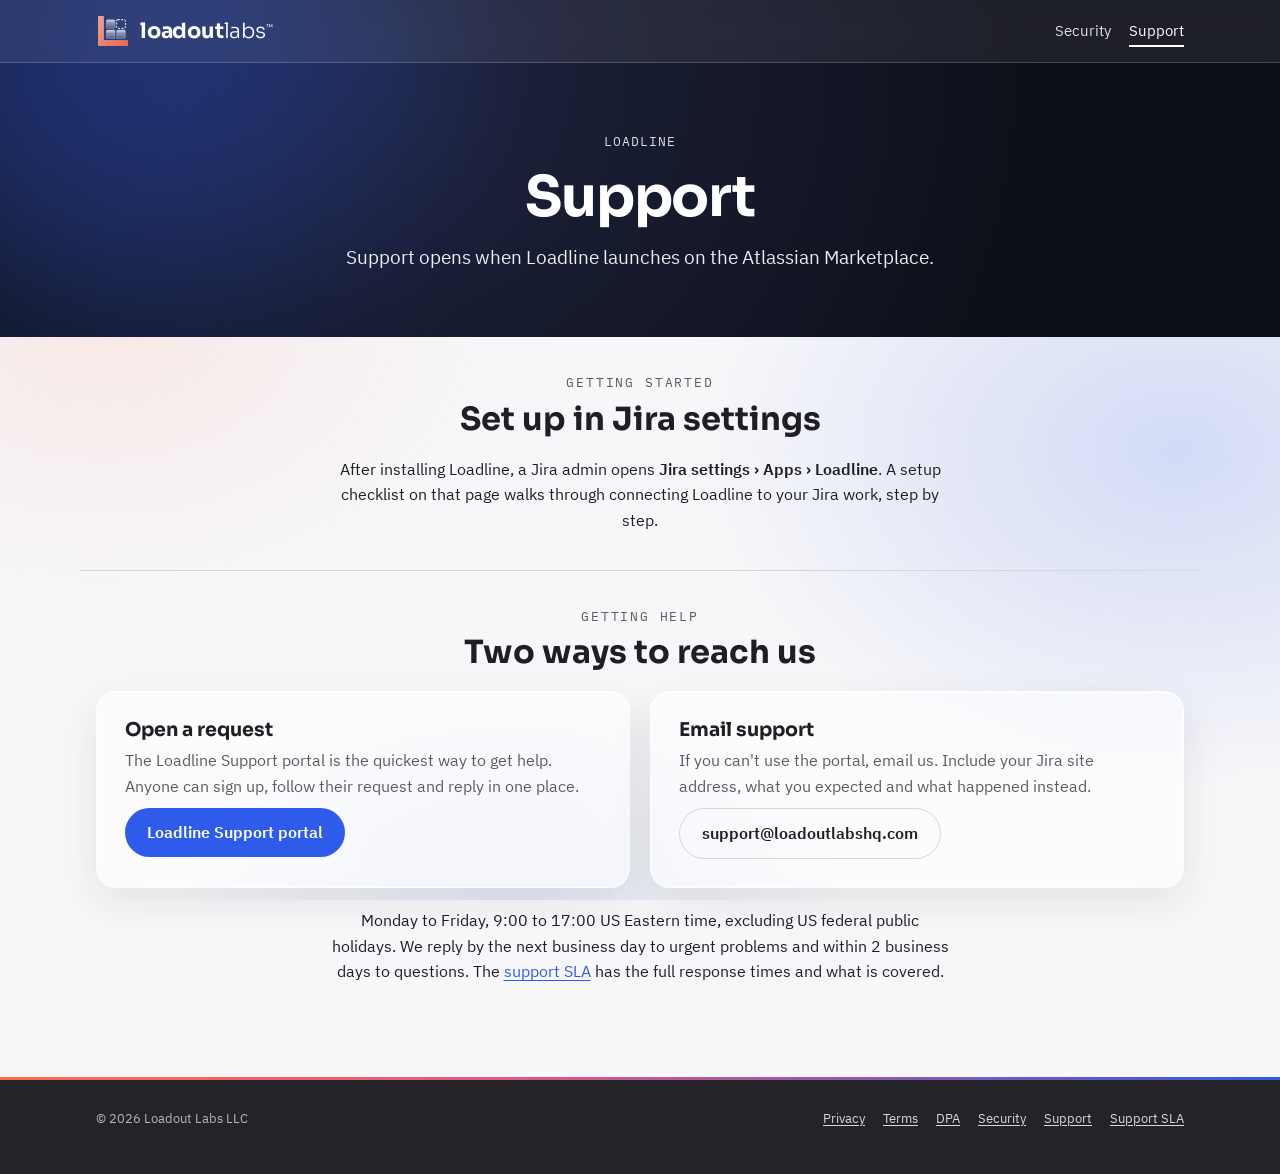
<file: loadline/support.html>
<!doctype html>
<html lang="en">
<head>
<meta charset="utf-8">
<meta name="viewport" content="width=device-width, initial-scale=1, viewport-fit=cover">
<title>Loadline Support</title>
<meta name="claude:viewport-fit-sides" content="cover">
<meta name="description" content="How to get help with Loadline.">
<link rel="stylesheet" href="../styles.css">
<link rel="stylesheet" href="../glass.css">
<link rel="icon" type="image/svg+xml" href="../assets/loadline-favicon.svg">

</head>
<body class="loadline hero-shapes">
<!-- Glass logo definitions, drawn by the <use> elements below. -->
<svg width="0" height="0" style="position:absolute" aria-hidden="true" focusable="false"><defs><linearGradient id="gBlue" x1="0" y1="0" x2="0" y2="1"><stop offset="0" stop-color="#c9d6ff" stop-opacity=".62"/><stop offset="1" stop-color="#6d8dff" stop-opacity=".26"/></linearGradient><linearGradient id="gClear" x1="0" y1="0" x2="0" y2="1"><stop offset="0" stop-color="#ffffff" stop-opacity=".55"/><stop offset="1" stop-color="#ffffff" stop-opacity=".16"/></linearGradient><linearGradient id="gCoralSolid" x1="0" y1="0" x2="1" y2="1"><stop offset="0" stop-color="#ffb09d"/><stop offset="1" stop-color="#ff6b4a"/></linearGradient><linearGradient id="hi" x1="0" y1="0" x2="0" y2="1"><stop offset="0" stop-color="#fff" stop-opacity=".5"/><stop offset=".35" stop-color="#fff" stop-opacity="0"/></linearGradient><linearGradient id="llBarDark" gradientUnits="userSpaceOnUse" x1="0" y1="20" x2="0" y2="120">
      <stop offset="0" stop-color="#ffb3a1" stop-opacity=".98"/><stop offset=".2125" stop-color="#ff6b4a" stop-opacity=".88"/>
      <stop offset=".2125" stop-color="#c9d6ff" stop-opacity=".62"/><stop offset="1" stop-color="#6d8dff" stop-opacity=".26"/>
    </linearGradient><filter id="glow" x="-50%" y="-50%" width="200%" height="200%"><feGaussianBlur stdDeviation="3.2" result="b"/><feMerge><feMergeNode in="b"/><feMergeNode in="SourceGraphic"/></feMerge></filter><filter id="softglow" x="-30%" y="-30%" width="160%" height="160%"><feGaussianBlur stdDeviation="2.4" result="b"/><feMerge><feMergeNode in="b"/><feMergeNode in="SourceGraphic"/></feMerge></filter><filter id="lift" x="-30%" y="-20%" width="160%" height="150%"><feGaussianBlur in="SourceAlpha" stdDeviation="2.4"/><feOffset dy="3" result="s"/><feFlood flood-color="#000" flood-opacity=".38"/><feComposite in2="s" operator="in" result="sc"/><feMerge><feMergeNode in="sc"/><feMergeNode in="SourceGraphic"/></feMerge></filter><path id="labsL" d="M12 8h14a4 4 0 0 1 4 4v90h90a4 4 0 0 1 4 4v14a4 4 0 0 1-4 4H12a4 4 0 0 1-4-4V12a4 4 0 0 1 4-4z"/><symbol id="labsDark" viewBox="0 0 132 132">
      <use href="#labsL" fill="url(#gCoralSolid)" opacity=".9" filter="url(#softglow)"/>
      <g filter="url(#lift)" stroke="#ffffff" stroke-opacity=".7" stroke-width="1">
        <rect x="40" y="62" width="34" height="34" rx="5" fill="url(#gClear)"/>
        <rect x="80" y="62" width="34" height="34" rx="5" fill="url(#gClear)"/>
        <rect x="40" y="22" width="34" height="34" rx="5" fill="url(#gClear)"/>
      </g>
      <g fill="url(#hi)"><rect x="40" y="62" width="34" height="34" rx="5"/><rect x="80" y="62" width="34" height="34" rx="5"/><rect x="40" y="22" width="34" height="34" rx="5"/></g>
      <rect x="80" y="22" width="34" height="34" rx="5" fill="none" stroke="#ffffff" stroke-opacity=".9" stroke-width="3" stroke-dasharray="7 6" filter="url(#softglow)"/>
    </symbol><symbol id="llDark" viewBox="0 0 132 132">
      <rect x="72" y="20" width="22" height="21" rx="5" fill="#ff6b4a" opacity=".55" filter="url(#glow)"/>
      <g filter="url(#lift)" stroke="#e8eeff" stroke-opacity=".75" stroke-width="1">
        <rect x="12" y="66" width="22" height="54" rx="5" fill="url(#gBlue)"/>
        <rect x="42" y="48" width="22" height="72" rx="5" fill="url(#gBlue)"/>
        <rect x="72" y="20" width="22" height="100" rx="5" fill="url(#llBarDark)"/>
        <rect x="102" y="58" width="22" height="62" rx="5" fill="url(#gBlue)"/>
      </g>
      <g fill="url(#hi)"><rect x="12" y="66" width="22" height="54" rx="5"/><rect x="42" y="48" width="22" height="72" rx="5"/><rect x="72" y="42.5" width="22" height="77.5" rx="5"/><rect x="102" y="58" width="22" height="62" rx="5"/></g>
      <rect x="2" y="40" width="128" height="2.5" rx="1.25" fill="#ffffff" filter="url(#glow)"/>
    </symbol></defs></svg>


<header class="site-header">
  <div class="wrap">
    <a class="brand" href="../index.html" aria-label="Loadout Labs home"><svg viewBox="0 0 132 132" aria-hidden="true" focusable="false"><use href="#labsDark"/></svg><span class="wordmark"><b>loadout</b><span class="light">labs</span><sup class="tm">&trade;</sup></span></a>
    <nav class="site-nav" aria-label="Main">
      <a href="security.html">Security</a>
      <a href="support.html" aria-current="page">Support</a>
    </nav>
  </div>
</header>

<main>
  <div class="page-head">
    <div class="wrap">
      <p class="eyebrow">Loadline</p>
      <h1>Support</h1>
      <p class="lede">Support opens when Loadline launches on the Atlassian Marketplace.</p>
      <div class="waterline" data-label="Opens at launch"></div>
    </div>
  </div>
  <section aria-labelledby="start">
    <div class="wrap">
      <div class="section-head"><p class="label">Getting started</p><h2 id="start">Set up in Jira settings</h2></div>
      <p style="margin-inline:auto;text-align:center">After installing Loadline, a Jira admin opens <strong>Jira settings › Apps › Loadline</strong>. A setup checklist on that page walks through connecting Loadline to your Jira work, step by step.</p>
    </div>
  </section>

  <section aria-labelledby="help">
    <div class="wrap">
      <div class="section-head"><p class="label">Getting help</p><h2 id="help">Two ways to reach us</h2></div>
      <div class="features">
        <div class="feature">
          <h3>Open a request</h3>
          <p>The Loadline Support portal is the quickest way to get help. Anyone can sign up, follow their request and reply in one place.</p>
          <div class="actions"><a class="button" href="https://loadoutlabs.atlassian.net/servicedesk/customer/portal/2">Loadline Support portal</a></div>
        </div>
        <div class="feature">
          <h3>Email support</h3>
          <p>If you can't use the portal, email us. Include your Jira site address, what you expected and what happened instead.</p>
          <div class="actions"><a class="button quiet" href="mailto:support@loadoutlabshq.com">support@loadoutlabshq.com</a></div>
        </div>
      </div>
      <p style="margin-inline:auto;text-align:center">Monday to Friday, 9:00 to 17:00 US Eastern time, excluding US federal public holidays. We reply by the next business day to urgent problems and within 2 business days to questions. The <a href="sla.html">support SLA</a> has the full response times and what is covered.</p>
    </div>
  </section>
</main>

<footer class="site-footer">
  <div class="wrap">
    <span>&copy; 2026 Loadout Labs LLC</span>
    <nav aria-label="Footer">
      <a href="privacy.html">Privacy</a>
      <a href="terms.html">Terms</a>
      <a href="dpa.html">DPA</a>
      <a href="security.html">Security</a>
      <a href="support.html">Support</a>
      <a href="sla.html">Support SLA</a>
    </nav>
  </div>
</footer>

</body>
</html>
</file>
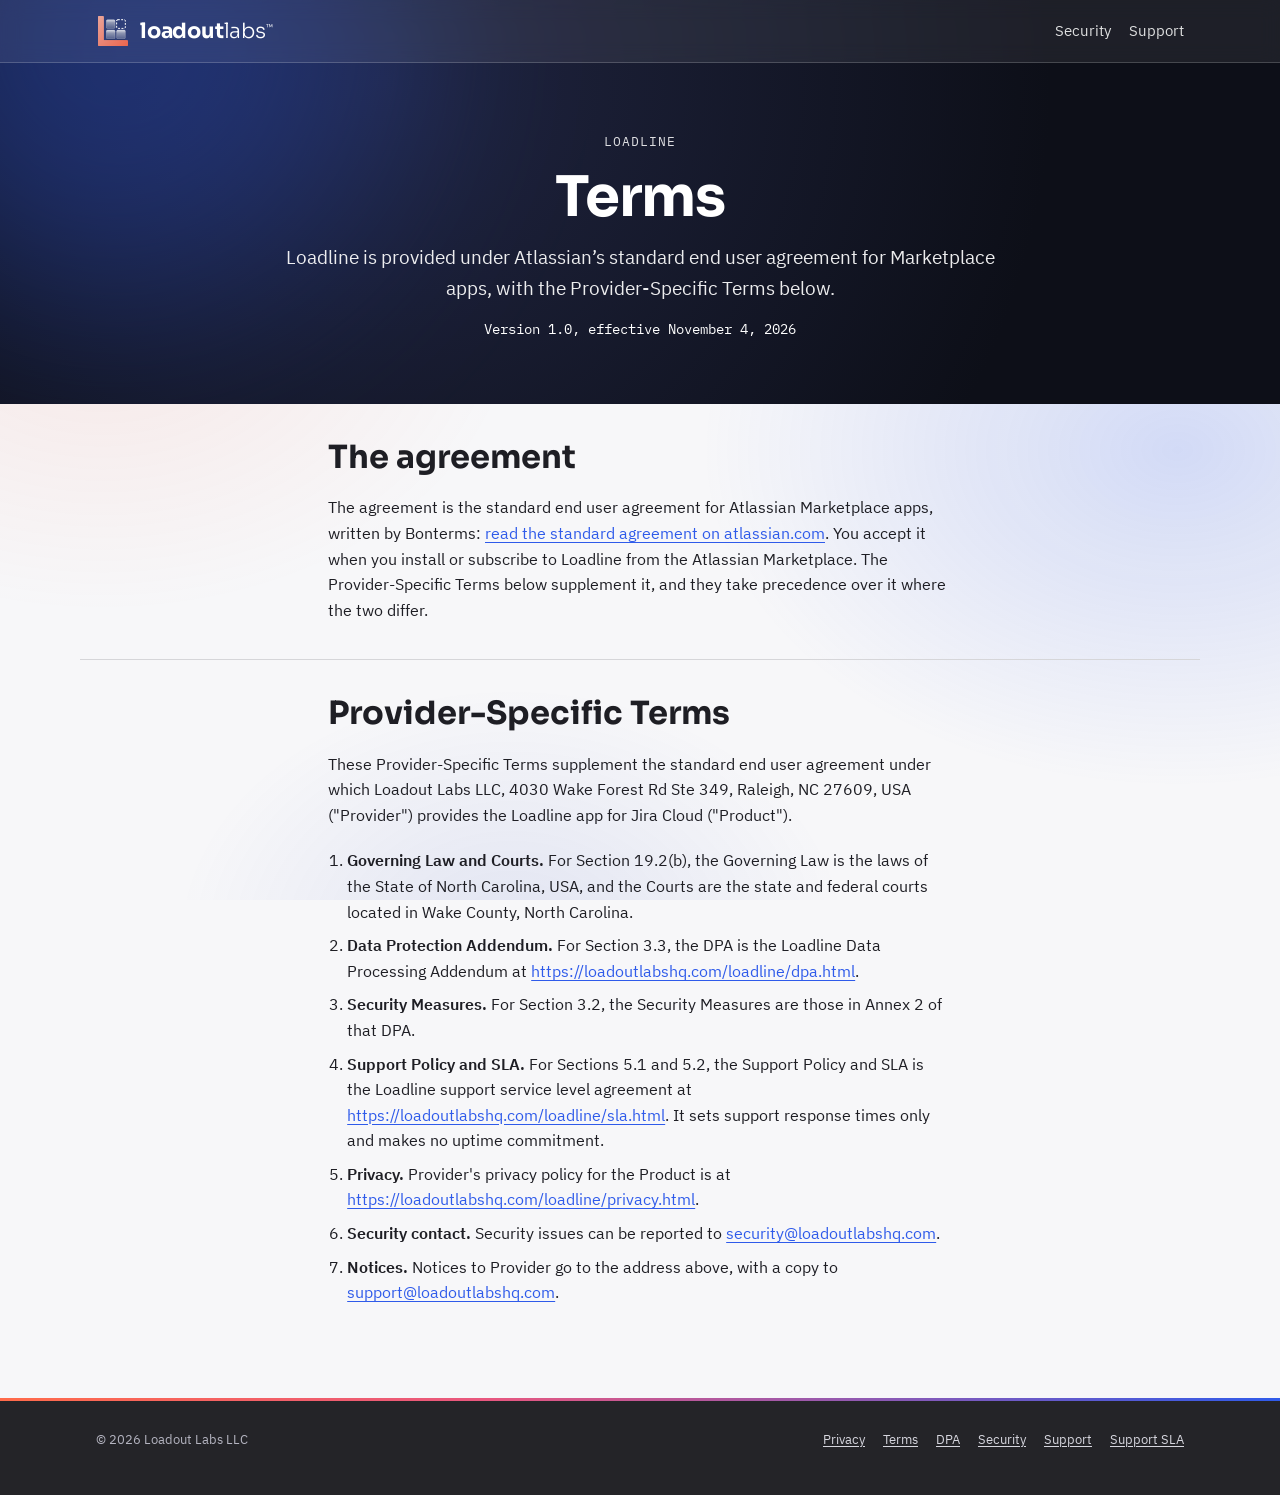
<file: loadline/terms.html>
<!doctype html>
<html lang="en">
<head>
<meta charset="utf-8">
<meta name="viewport" content="width=device-width, initial-scale=1, viewport-fit=cover">
<title>Loadline Terms</title>
<meta name="description" content="The Loadline end user terms: Atlassian’s standard agreement for Marketplace apps with our Provider-Specific Terms.">
<link rel="stylesheet" href="../styles.css">
<link rel="stylesheet" href="../glass.css">
<link rel="icon" type="image/svg+xml" href="../assets/loadline-favicon.svg">
</head>
<body class="loadline hero-shapes">
<!-- Glass logo definitions, drawn by the <use> elements below. -->
<svg width="0" height="0" style="position:absolute" aria-hidden="true" focusable="false"><defs><linearGradient id="gBlue" x1="0" y1="0" x2="0" y2="1"><stop offset="0" stop-color="#c9d6ff" stop-opacity=".62"/><stop offset="1" stop-color="#6d8dff" stop-opacity=".26"/></linearGradient><linearGradient id="gClear" x1="0" y1="0" x2="0" y2="1"><stop offset="0" stop-color="#ffffff" stop-opacity=".55"/><stop offset="1" stop-color="#ffffff" stop-opacity=".16"/></linearGradient><linearGradient id="gCoralSolid" x1="0" y1="0" x2="1" y2="1"><stop offset="0" stop-color="#ffb09d"/><stop offset="1" stop-color="#ff6b4a"/></linearGradient><linearGradient id="hi" x1="0" y1="0" x2="0" y2="1"><stop offset="0" stop-color="#fff" stop-opacity=".5"/><stop offset=".35" stop-color="#fff" stop-opacity="0"/></linearGradient><linearGradient id="llBarDark" gradientUnits="userSpaceOnUse" x1="0" y1="20" x2="0" y2="120">
      <stop offset="0" stop-color="#ffb3a1" stop-opacity=".98"/><stop offset=".2125" stop-color="#ff6b4a" stop-opacity=".88"/>
      <stop offset=".2125" stop-color="#c9d6ff" stop-opacity=".62"/><stop offset="1" stop-color="#6d8dff" stop-opacity=".26"/>
    </linearGradient><filter id="glow" x="-50%" y="-50%" width="200%" height="200%"><feGaussianBlur stdDeviation="3.2" result="b"/><feMerge><feMergeNode in="b"/><feMergeNode in="SourceGraphic"/></feMerge></filter><filter id="softglow" x="-30%" y="-30%" width="160%" height="160%"><feGaussianBlur stdDeviation="2.4" result="b"/><feMerge><feMergeNode in="b"/><feMergeNode in="SourceGraphic"/></feMerge></filter><filter id="lift" x="-30%" y="-20%" width="160%" height="150%"><feGaussianBlur in="SourceAlpha" stdDeviation="2.4"/><feOffset dy="3" result="s"/><feFlood flood-color="#000" flood-opacity=".38"/><feComposite in2="s" operator="in" result="sc"/><feMerge><feMergeNode in="sc"/><feMergeNode in="SourceGraphic"/></feMerge></filter><path id="labsL" d="M12 8h14a4 4 0 0 1 4 4v90h90a4 4 0 0 1 4 4v14a4 4 0 0 1-4 4H12a4 4 0 0 1-4-4V12a4 4 0 0 1 4-4z"/><symbol id="labsDark" viewBox="0 0 132 132">
      <use href="#labsL" fill="url(#gCoralSolid)" opacity=".9" filter="url(#softglow)"/>
      <g filter="url(#lift)" stroke="#ffffff" stroke-opacity=".7" stroke-width="1">
        <rect x="40" y="62" width="34" height="34" rx="5" fill="url(#gClear)"/>
        <rect x="80" y="62" width="34" height="34" rx="5" fill="url(#gClear)"/>
        <rect x="40" y="22" width="34" height="34" rx="5" fill="url(#gClear)"/>
      </g>
      <g fill="url(#hi)"><rect x="40" y="62" width="34" height="34" rx="5"/><rect x="80" y="62" width="34" height="34" rx="5"/><rect x="40" y="22" width="34" height="34" rx="5"/></g>
      <rect x="80" y="22" width="34" height="34" rx="5" fill="none" stroke="#ffffff" stroke-opacity=".9" stroke-width="3" stroke-dasharray="7 6" filter="url(#softglow)"/>
    </symbol><symbol id="llDark" viewBox="0 0 132 132">
      <rect x="72" y="20" width="22" height="21" rx="5" fill="#ff6b4a" opacity=".55" filter="url(#glow)"/>
      <g filter="url(#lift)" stroke="#e8eeff" stroke-opacity=".75" stroke-width="1">
        <rect x="12" y="66" width="22" height="54" rx="5" fill="url(#gBlue)"/>
        <rect x="42" y="48" width="22" height="72" rx="5" fill="url(#gBlue)"/>
        <rect x="72" y="20" width="22" height="100" rx="5" fill="url(#llBarDark)"/>
        <rect x="102" y="58" width="22" height="62" rx="5" fill="url(#gBlue)"/>
      </g>
      <g fill="url(#hi)"><rect x="12" y="66" width="22" height="54" rx="5"/><rect x="42" y="48" width="22" height="72" rx="5"/><rect x="72" y="42.5" width="22" height="77.5" rx="5"/><rect x="102" y="58" width="22" height="62" rx="5"/></g>
      <rect x="2" y="40" width="128" height="2.5" rx="1.25" fill="#ffffff" filter="url(#glow)"/>
    </symbol></defs></svg>


<!-- Generated by website/tools/build-legal.mjs from docs/marketplace. Edit the Markdown, not this file. -->

<header class="site-header">
  <div class="wrap">
    <a class="brand" href="../index.html" aria-label="Loadout Labs home"><svg viewBox="0 0 132 132" aria-hidden="true" focusable="false"><use href="#labsDark"/></svg><span class="wordmark"><b>loadout</b><span class="light">labs</span><sup class="tm">&trade;</sup></span></a>
    <nav class="site-nav" aria-label="Main">
      <a href="security.html">Security</a>
      <a href="support.html">Support</a>
    </nav>
  </div>
</header>

<main>
  <div class="page-head">
    <div class="wrap">
      <p class="eyebrow">Loadline</p>
      <h1>Terms</h1>
      <p class="lede">Loadline is provided under Atlassian’s standard end user agreement for Marketplace apps, with the Provider-Specific Terms below.</p>
      <p class="data">Version 1.0, effective November 4, 2026</p>
      <div class="waterline" data-label="Loadout Labs LLC"></div>
    </div>
  </div>

  <section aria-labelledby="s0-the-agreement">
    <div class="wrap">
      <h2 id="s0-the-agreement">The agreement</h2>
      <p>The agreement is the standard end user agreement for Atlassian Marketplace apps, written by Bonterms: <a href="https://www.atlassian.com/licensing/marketplace/end-user-agreement-v1">read the standard agreement on atlassian.com</a>. You accept it when you install or subscribe to Loadline from the Atlassian Marketplace. The Provider-Specific Terms below supplement it, and they take precedence over it where the two differ.</p>
    </div>
  </section>

  <section aria-labelledby="s1-provider-specific-terms">
    <div class="wrap">
      <h2 id="s1-provider-specific-terms">Provider-Specific Terms</h2>
      <p>These Provider-Specific Terms supplement the standard end user agreement under which Loadout Labs LLC, 4030 Wake Forest Rd Ste 349, Raleigh, NC 27609, USA ("Provider") provides the Loadline app for Jira Cloud ("Product").</p>
      <ol class="plain"><li><strong>Governing Law and Courts.</strong> For Section 19.2(b), the Governing Law is the laws of the State of North Carolina, USA, and the Courts are the state and federal courts located in Wake County, North Carolina.</li><li><strong>Data Protection Addendum.</strong> For Section 3.3, the DPA is the Loadline Data Processing Addendum at <a href="https://loadoutlabshq.com/loadline/dpa.html">https://loadoutlabshq.com/loadline/dpa.html</a>.</li><li><strong>Security Measures.</strong> For Section 3.2, the Security Measures are those in Annex 2 of that DPA.</li><li><strong>Support Policy and SLA.</strong> For Sections 5.1 and 5.2, the Support Policy and SLA is the Loadline support service level agreement at <a href="https://loadoutlabshq.com/loadline/sla.html">https://loadoutlabshq.com/loadline/sla.html</a>. It sets support response times only and makes no uptime commitment.</li><li><strong>Privacy.</strong> Provider's privacy policy for the Product is at <a href="https://loadoutlabshq.com/loadline/privacy.html">https://loadoutlabshq.com/loadline/privacy.html</a>.</li><li><strong>Security contact.</strong> Security issues can be reported to <a href="mailto:security@loadoutlabshq.com">security@loadoutlabshq.com</a>.</li><li><strong>Notices.</strong> Notices to Provider go to the address above, with a copy to <a href="mailto:support@loadoutlabshq.com">support@loadoutlabshq.com</a>.</li></ol>
    </div>
  </section>
</main>

<footer class="site-footer">
  <div class="wrap">
    <span>&copy; 2026 Loadout Labs LLC</span>
    <nav aria-label="Footer">
      <a href="privacy.html">Privacy</a>
      <a href="terms.html">Terms</a>
      <a href="dpa.html">DPA</a>
      <a href="security.html">Security</a>
      <a href="support.html">Support</a>
      <a href="sla.html">Support SLA</a>
    </nav>
  </div>
</footer>

</body>
</html>
</file>
<file: styles.css>
/*
 * Loadout Labs website: shared styles for every page.
 *
 * Layout concept: a load line. A rule runs under each page heading, as in
 * the Loadline mark, where one bar rises past the line. Plain static pages,
 * no build step, no tracking.
 *
 * Colours come from the coral brand palette (brand concept 2). It sets a
 * few raw values (--p-*); everything else, including the inline logos,
 * derives from them.
 */

/*
 * Fonts are served from this site (assets/fonts, SIL Open Font License; see
 * the OFL-*.txt files there), so no visitor request goes to a font service.
 */
@font-face { font-family: 'Sora'; font-style: normal; font-weight: 300; font-display: swap; src: url('assets/fonts/sora-latin-300-normal.woff2') format('woff2'); }
@font-face { font-family: 'Sora'; font-style: normal; font-weight: 400; font-display: swap; src: url('assets/fonts/sora-latin-400-normal.woff2') format('woff2'); }
@font-face { font-family: 'Sora'; font-style: normal; font-weight: 600; font-display: swap; src: url('assets/fonts/sora-latin-600-normal.woff2') format('woff2'); }
@font-face { font-family: 'Sora'; font-style: normal; font-weight: 700; font-display: swap; src: url('assets/fonts/sora-latin-700-normal.woff2') format('woff2'); }
@font-face { font-family: 'IBM Plex Sans'; font-style: normal; font-weight: 400; font-display: swap; src: url('assets/fonts/ibm-plex-sans-latin-400-normal.woff2') format('woff2'); }
@font-face { font-family: 'IBM Plex Sans'; font-style: italic; font-weight: 400; font-display: swap; src: url('assets/fonts/ibm-plex-sans-latin-400-italic.woff2') format('woff2'); }
@font-face { font-family: 'IBM Plex Sans'; font-style: normal; font-weight: 600; font-display: swap; src: url('assets/fonts/ibm-plex-sans-latin-600-normal.woff2') format('woff2'); }
@font-face { font-family: 'IBM Plex Mono'; font-style: normal; font-weight: 400; font-display: swap; src: url('assets/fonts/ibm-plex-mono-latin-400-normal.woff2') format('woff2'); }
@font-face { font-family: 'IBM Plex Mono'; font-style: normal; font-weight: 500; font-display: swap; src: url('assets/fonts/ibm-plex-mono-latin-500-normal.woff2') format('woff2'); }

/* Brand palette: coral (brand concept 2, chosen 2026-10-27). */
:root {
  --p-ink: #1e1e24;          /* text, the load line, the Labs squares */
  --p-paper: #f7f7f9;
  --p-labs: #ff6b4a;         /* Loadout Labs accent */
  --p-primary: #2f5bea;      /* Loadline primary */
  --p-primary-dark: #7fa0ff; /* Loadline primary on dark backgrounds */
  --p-over: #ff6b4a;         /* the bar that rises past the load line */
  --p-dark-bg: #1e1e24;
  --p-dark-surface: #282830;
  --p-dark-fg: #eeeef3;
}

:root {
  /* Colour (light), from the palette */
  --paper: var(--p-paper);
  --surface: #ffffff;
  --ink: var(--p-ink);
  --ink-soft: color-mix(in srgb, var(--p-ink) 72%, var(--p-paper));
  --rule: color-mix(in srgb, var(--p-ink) 15%, var(--p-paper));
  --signal: var(--p-primary);   /* links, the load line, Loadline's colour */
  --signal-soft: color-mix(in srgb, var(--p-primary) 12%, var(--p-paper));
  --on-signal: #ffffff;
  --labs: var(--p-labs);
  --over: var(--p-over);
  --mark-ink: var(--p-ink);     /* the dark parts of the logos */
  /* Loadline's own status colours (semantic, not decoration) */
  --good: #2b7a4b;
  --warn: #a8661a;
  --bad: #b2321f;
  --muted-chip: color-mix(in srgb, var(--p-ink) 8%, var(--p-paper));

  /* Type: Sora is the brand's wordmark face */
  --font-display: "Sora", "Segoe UI", "Helvetica Neue", Arial, sans-serif;
  --font-body: "IBM Plex Sans", "Segoe UI", "Helvetica Neue", Arial, sans-serif;
  --font-data: "IBM Plex Mono", "SFMono-Regular", Consolas, monospace;

  /* Scale */
  --step--1: 0.8125rem;
  --step-0: 1rem;
  --step-1: 1.1875rem;
  --step-2: 1.5rem;
  --step-3: 2rem;
  --step-4: clamp(2.125rem, 1.4rem + 3.2vw, 3.5rem);
  --measure: 65ch;
  --page: 70rem;
  --radius: 6px;
}

@media (prefers-color-scheme: dark) {
  :root:not([data-theme="light"]) {
    --paper: var(--p-dark-bg);
    --surface: var(--p-dark-surface);
    --ink: var(--p-dark-fg);
    --ink-soft: color-mix(in srgb, var(--p-dark-fg) 70%, var(--p-dark-bg));
    --rule: color-mix(in srgb, var(--p-dark-fg) 16%, var(--p-dark-bg));
    --signal: var(--p-primary-dark);
    --signal-soft: color-mix(in srgb, var(--p-primary-dark) 16%, var(--p-dark-bg));
    --on-signal: var(--p-dark-bg);
    --mark-ink: #ffffff;
    --good: #5fbf86;
    --warn: #e0a35a;
    --bad: #ef7a66;
    --muted-chip: color-mix(in srgb, var(--p-dark-fg) 10%, var(--p-dark-bg));
    color-scheme: dark;
  }
}

:root[data-theme="dark"] {
  --paper: var(--p-dark-bg);
  --surface: var(--p-dark-surface);
  --ink: var(--p-dark-fg);
  --ink-soft: color-mix(in srgb, var(--p-dark-fg) 70%, var(--p-dark-bg));
  --rule: color-mix(in srgb, var(--p-dark-fg) 16%, var(--p-dark-bg));
  --signal: var(--p-primary-dark);
  --signal-soft: color-mix(in srgb, var(--p-primary-dark) 16%, var(--p-dark-bg));
  --on-signal: var(--p-dark-bg);
  --mark-ink: #ffffff;
  --good: #5fbf86;
  --warn: #e0a35a;
  --bad: #ef7a66;
  --muted-chip: color-mix(in srgb, var(--p-dark-fg) 10%, var(--p-dark-bg));
  color-scheme: dark;
}

* { box-sizing: border-box; }

body {
  margin: 0;
  background: var(--paper);
  color: var(--ink);
  font-family: var(--font-body);
  font-size: var(--step-0);
  line-height: 1.6;
}

/* Every band spans the full width; its inner wrapper keeps the side gutter. */
.wrap {
  max-width: var(--page);
  margin-inline: auto;
  padding-left: max(16px, env(safe-area-inset-left, 0px));
  padding-right: max(16px, env(safe-area-inset-right, 0px));
}

a { color: var(--signal); text-underline-offset: 0.18em; }
a:hover { text-decoration-thickness: 2px; }
:focus-visible { outline: 2px solid var(--signal); outline-offset: 3px; border-radius: 2px; }

h1, h2, h3 {
  font-family: var(--font-display);
  line-height: 1.1;
  text-wrap: balance;
  margin: 0;
}
h1 { font-size: var(--step-4); font-weight: 700; letter-spacing: -0.02em; }
h2 { font-size: var(--step-3); font-weight: 700; }
h3 { font-size: var(--step-1); font-weight: 700; }
p { margin: 0; max-width: var(--measure); }
main a { overflow-wrap: anywhere; }

.eyebrow {
  font-family: var(--font-data);
  font-size: var(--step--1);
  letter-spacing: 0.08em;
  text-transform: uppercase;
  color: var(--ink-soft);
}

/* Draft band, removed before publishing. */
.draft-band {
  background: var(--signal-soft);
  color: var(--ink);
  font-size: var(--step--1);
}
.draft-band .wrap {
  display: flex;
  flex-wrap: wrap;
  gap: 6px 16px;
  align-items: center;
  justify-content: space-between;
  padding-block: 6px;
}

/* Header */
.site-header { border-bottom: 1px solid var(--rule); background: var(--paper); }
.site-header .wrap {
  display: flex;
  flex-wrap: wrap;
  align-items: center;
  justify-content: space-between;
  gap: 8px 24px;
  padding-block: 14px;
}
/* Brand lockups: the logo mark (inline SVG, coloured by the palette) and the
   Sora wordmark: "loadout" bold + "labs" light; "load" bold + "line" light
   in the Loadline colour. */
.brand {
  display: inline-flex;
  align-items: center;
  gap: 10px;
  color: var(--ink);
  text-decoration: none;
}
.brand svg { width: 30px; height: 30px; flex: none; }
.wordmark {
  font-family: var(--font-display);
  font-size: 1.3125rem;
  line-height: 1;
  letter-spacing: -0.01em;
  white-space: nowrap;
}
.wordmark b { font-weight: 700; }
.wordmark .light { font-weight: 300; }
.wordmark .line { color: var(--signal); }
/* Trademark symbol after each wordmark: small, raised, never wrapped away. */
.wordmark .tm { font-size: 0.38em; font-weight: 400; vertical-align: super; line-height: 0; margin-left: 0.08em; color: currentColor; }
.brand.large { gap: 16px; }
.brand.large svg { width: 64px; height: 64px; }
.brand.large .wordmark { font-size: clamp(2.25rem, 1.6rem + 2.6vw, 3.25rem); }
.brand.card svg { width: 44px; height: 44px; }
.brand.card .wordmark { font-size: 1.75rem; }

.site-nav { display: flex; flex-wrap: wrap; gap: 4px 18px; font-size: 0.9375rem; }
.site-nav a { color: var(--ink-soft); text-decoration: none; padding-block: 4px; }
.site-nav a:hover, .site-nav a[aria-current="page"] { color: var(--ink); box-shadow: inset 0 -2px 0 var(--signal); }

/* Page heading with its waterline */
.page-head .wrap { display: grid; gap: 14px; padding-block: 56px 28px; }
.page-head .lede { font-size: var(--step-1); color: var(--ink-soft); }
.waterline {
  height: 0;
  border-top: 2px solid var(--signal);
  position: relative;
  margin-top: 12px;
}
.waterline::after {
  content: attr(data-label);
  position: absolute;
  right: 0;
  top: 6px;
  font-family: var(--font-data);
  font-size: 0.75rem;
  letter-spacing: 0.06em;
  text-transform: uppercase;
  color: var(--signal);
}

main section .wrap { display: grid; gap: 20px; padding-block: 36px; }
main section + section .wrap { border-top: 1px solid var(--rule); }

/* Grids of equal items */
.grid-3 { display: grid; grid-template-columns: repeat(auto-fit, minmax(16rem, 1fr)); gap: 28px; }
.grid-2 { display: grid; grid-template-columns: repeat(auto-fit, minmax(20rem, 1fr)); gap: 28px; }
.grid-3 > *, .grid-2 > * { min-width: 0; display: grid; gap: 8px; align-content: start; }

.panel {
  background: var(--surface);
  border: 1px solid var(--rule);
  border-radius: var(--radius);
  padding: 24px;
  display: grid;
  gap: 12px;
  min-width: 0;
}

.button {
  display: inline-block;
  font-weight: 600;
  text-decoration: none;
  padding: 10px 18px;
  border-radius: var(--radius);
  background: var(--signal);
  color: var(--on-signal);
}
.button.quiet { background: transparent; color: var(--ink); border: 1px solid var(--rule); }
.button[aria-disabled="true"] { opacity: 0.75; cursor: default; }
.actions { display: flex; flex-wrap: wrap; gap: 12px; align-items: center; }

ul.plain, ol.plain { margin: 0; padding-left: 1.2em; display: grid; gap: 8px; max-width: var(--measure); }

.data { font-family: var(--font-data); font-size: 0.9em; }

/* Status chips, in Loadline's own vocabulary */
.chip {
  display: inline-block;
  font-family: var(--font-data);
  font-size: 0.75rem;
  line-height: 1.2;
  padding: 3px 7px;
  border-radius: 3px;
  background: var(--muted-chip);
  color: var(--ink);
  white-space: nowrap;
}
.chip.good { color: var(--good); box-shadow: inset 0 0 0 1px var(--good); background: transparent; }
.chip.warn { color: var(--warn); box-shadow: inset 0 0 0 1px var(--warn); background: transparent; }
.chip.bad { color: var(--bad); box-shadow: inset 0 0 0 1px var(--bad); background: transparent; }

/* Readiness chart: teams on one line of dates (example data). */
.readiness { display: grid; gap: 10px; }
.readiness-axis, .readiness-row {
  display: grid;
  grid-template-columns: 7rem 1fr;
  gap: 12px;
  align-items: center;
}
.readiness-axis .ticks {
  display: flex;
  justify-content: space-between;
  font-family: var(--font-data);
  font-size: 0.75rem;
  color: var(--ink-soft);
  border-bottom: 1px solid var(--rule);
  padding-bottom: 4px;
}
.readiness-row .team { font-weight: 600; font-size: 0.9375rem; }
.track { position: relative; height: 26px; }
.track .committed, .track .queued {
  position: absolute;
  top: 5px;
  height: 16px;
  border-radius: 3px;
}
.track .committed { left: 0; background: var(--ink); opacity: 0.85; }
.track .queued {
  background: repeating-linear-gradient(135deg, var(--signal) 0 4px, transparent 4px 8px);
  box-shadow: inset 0 0 0 1px var(--signal);
}
.track .ready {
  position: absolute;
  top: 0;
  bottom: 0;
  border-left: 2px solid var(--signal);
}
.readiness-row .note {
  grid-column: 2;
  font-size: var(--step--1);
  color: var(--ink-soft);
  display: flex;
  flex-wrap: wrap;
  gap: 6px 10px;
  align-items: center;
}
.legend { display: flex; flex-wrap: wrap; gap: 6px 18px; font-size: var(--step--1); color: var(--ink-soft); }
.legend span::before {
  content: "";
  display: inline-block;
  width: 14px;
  height: 10px;
  margin-right: 6px;
  vertical-align: -1px;
  border-radius: 2px;
}
.legend .l-committed::before { background: var(--ink); opacity: 0.85; }
.legend .l-queued::before { background: repeating-linear-gradient(135deg, var(--signal) 0 3px, transparent 3px 6px); box-shadow: inset 0 0 0 1px var(--signal); }
.legend .l-ready::before { width: 2px; background: var(--signal); }

/* Screenshots of the app, each with a caption. */
.shots { display: grid; gap: 40px; }
.shot { margin: 0; display: grid; gap: 12px; min-width: 0; }
.shot img {
  display: block;
  width: 100%;
  height: auto;
  border: 1px solid var(--rule);
  border-radius: var(--radius);
  background: #ffffff; /* the screenshots are light-theme */
}
.shot-link { display: block; border-radius: var(--radius); }
.shot-link { cursor: zoom-in; }

/* Screenshot viewer (a <dialog>): the image as large as the screen allows. */
.viewer {
  width: min(96vw, 1840px);
  max-width: none;
  max-height: 96vh;
  padding: 0;
  border: 1px solid var(--rule);
  border-radius: var(--radius);
  background: var(--surface);
  color: var(--ink);
  overflow: auto;
}
.viewer::backdrop { background: rgba(10, 10, 14, 0.72); }
.viewer-bar {
  position: sticky;
  top: 0;
  display: flex;
  gap: 12px;
  align-items: center;
  justify-content: space-between;
  padding: 10px 14px;
  background: var(--surface);
  border-bottom: 1px solid var(--rule);
}
.viewer-caption { font-size: var(--step--1); color: var(--ink-soft); margin: 0; min-width: 0; }
.viewer-close {
  flex: none;
  font: inherit;
  font-weight: 600;
  padding: 8px 16px;
  border-radius: var(--radius);
  border: 1px solid var(--rule);
  background: var(--paper);
  color: var(--ink);
  cursor: pointer;
}
.viewer img { display: block; width: 100%; height: auto; background: #ffffff; }
.shot figcaption { color: var(--ink-soft); max-width: var(--measure); }
.shot figcaption strong { color: var(--ink); }

/* Tables */
.table-scroll { overflow-x: auto; }
table { border-collapse: collapse; width: 100%; font-size: 0.9375rem; }
th, td { text-align: left; padding: 10px 12px; border-bottom: 1px solid var(--rule); vertical-align: top; }
th { font-family: var(--font-data); font-size: 0.75rem; letter-spacing: 0.06em; text-transform: uppercase; color: var(--ink-soft); font-weight: 500; }
td.num { font-variant-numeric: tabular-nums; white-space: nowrap; }

/* Steps in the setup guide are a real sequence. */
ol.steps { list-style: none; counter-reset: step; margin: 0; padding: 0; display: grid; gap: 22px; max-width: var(--measure); }
ol.steps > li { counter-increment: step; display: grid; grid-template-columns: 2.5rem 1fr; gap: 4px 12px; }
ol.steps > li::before {
  content: counter(step);
  grid-row: span 2;
  font-family: var(--font-display);
  font-weight: 800;
  font-size: var(--step-2);
  color: var(--signal);
  line-height: 1;
}
ol.steps > li > * { grid-column: 2; min-width: 0; }

/* Footer */
.site-footer { border-top: 1px solid var(--rule); color: var(--ink-soft); font-size: var(--step--1); }
.site-footer .wrap { display: flex; flex-wrap: wrap; gap: 8px 24px; justify-content: space-between; padding-block: 24px 40px; }
.site-footer nav { display: flex; flex-wrap: wrap; gap: 6px 18px; }
.site-footer a { color: var(--ink-soft); }

@media (prefers-reduced-motion: no-preference) {
  .track .committed, .track .queued { transition: width 0.4s ease; }
}

@media (max-width: 520px) {
  .readiness-axis, .readiness-row { grid-template-columns: 4.5rem 1fr; gap: 8px; }
  .page-head .wrap { padding-block: 36px 20px; }
}

/* =====================================================================
   Studio theme (chosen 2026-11-04): every page opens with a gradient band
   (coral to blue, with a faint white grid); the site header floats over it
   in white. Loadline pages (body.loadline) lean towards Loadline blue.
   Reading pages keep a plain body below the band.
   ===================================================================== */
:root {
  --grad-labs: linear-gradient(135deg, #ff6b4a 0%, #e8577f 38%, #2f5bea 100%);
  --grad-loadline: linear-gradient(135deg, #ff6b4a 0%, #a24fbf 28%, #2f5bea 62%, #1f3fb8 100%);
  --pill: 999px;
}
body { position: relative; }

/* Header: floats over the band, everything in white. */
.site-header {
  position: absolute;
  inset: 0 0 auto 0;
  z-index: 3;
  background: transparent;
  border-bottom: 0;
  --labs: #ffffff;
  --mark-ink: #ffffff;
  color: #ffffff;
}
.site-header .brand { color: #ffffff; }
.site-header .site-nav a { color: rgba(255, 255, 255, 0.86); }
.site-header .site-nav a:hover,
.site-header .site-nav a[aria-current="page"] { color: #ffffff; box-shadow: inset 0 -2px 0 #ffffff; }
.site-header :focus-visible { outline-color: #ffffff; }

/* The band. */
.page-head {
  position: relative;
  overflow: hidden;
  isolation: isolate;
  color: #ffffff;
  background: var(--grad-labs);
}
body.loadline .page-head { background: var(--grad-loadline); }
.page-head::before { /* the faint grid, fading out towards the edges */
  content: "";
  position: absolute;
  inset: 0;
  z-index: -1;
  pointer-events: none;
  background-image:
    linear-gradient(rgba(255, 255, 255, 0.1) 1px, transparent 1px),
    linear-gradient(90deg, rgba(255, 255, 255, 0.1) 1px, transparent 1px);
  background-size: 56px 56px;
  -webkit-mask-image: radial-gradient(ellipse at 50% 40%, #000 25%, transparent 72%);
  mask-image: radial-gradient(ellipse at 50% 40%, #000 25%, transparent 72%);
}
.page-head::after { /* a soft glow in one corner */
  content: "";
  position: absolute;
  z-index: -2;
  width: 520px;
  height: 520px;
  top: -220px;
  left: -140px;
  border-radius: 50%;
  background: #ffb199;
  filter: blur(70px);
  opacity: 0.45;
  pointer-events: none;
}
.page-head .wrap {
  position: relative;
  padding-block: 132px 64px;
  justify-items: center;
  text-align: center;
}
.page-head h1 { color: #ffffff; }
.page-head .lede { color: rgba(255, 255, 255, 0.92); margin-inline: auto; }
.page-head .eyebrow { color: rgba(255, 255, 255, 0.86); }
.page-head a { color: #ffffff; }
.page-head .waterline { display: none; }
.page-head .actions { justify-content: center; }
.page-head .button { background: #ffffff; color: var(--p-ink); }
.page-head .button.glass,
.page-head .button[aria-disabled="true"] {
  background: rgba(255, 255, 255, 0.14);
  color: #ffffff;
  border: 1px solid rgba(255, 255, 255, 0.45);
  opacity: 1;
}
.page-head :focus-visible { outline-color: #ffffff; }

/* Bigger band for the home and product pages; room for the floating screenshot. */
.page-head.hero .wrap { padding-block: 150px 150px; gap: 18px; }
.page-head.hero h1 { font-size: clamp(2.6rem, 1.4rem + 6vw, 5.2rem); letter-spacing: -0.035em; }
.page-head.hero h1 .light { font-weight: 300; }
.page-head.hero .lede { font-size: clamp(1.05rem, 0.95rem + 0.5vw, 1.3rem); max-width: 36rem; }

/* Frosted badge that holds a logo mark in a band. */
.badge {
  width: 104px;
  height: 104px;
  border-radius: 28px;
  display: grid;
  place-items: center;
  background: rgba(255, 255, 255, 0.16);
  border: 1px solid rgba(255, 255, 255, 0.35);
  -webkit-backdrop-filter: blur(8px);
  backdrop-filter: blur(8px);
  box-shadow: 0 20px 50px rgba(0, 0, 0, 0.18);
}
.badge svg { width: 64px; height: 64px; }

/* All buttons are pills. */
.button { border-radius: var(--pill); padding: 12px 22px; }

/* A screenshot in a browser-style frame. `.float` pulls it up over the band. */
.frame {
  display: block;
  background: #ffffff;
  border: 1px solid var(--rule);
  border-radius: 16px;
  overflow: hidden;
  box-shadow: 0 30px 70px rgba(30, 30, 36, 0.16);
}
.frame::before {
  content: "";
  display: block;
  height: 32px;
  border-bottom: 1px solid #ececf1;
  background:
    radial-gradient(circle at 18px 16px, #dcdce3 5px, transparent 6px),
    radial-gradient(circle at 36px 16px, #dcdce3 5px, transparent 6px),
    radial-gradient(circle at 54px 16px, #dcdce3 5px, transparent 6px),
    #f7f7f9;
}
.frame img { display: block; width: 100%; height: auto; border: 0; border-radius: 0; }
.float { position: relative; z-index: 2; margin-top: -96px; }
.float .frame { box-shadow: 0 40px 90px rgba(30, 30, 36, 0.24); }
.shot .frame { border-radius: 14px; }

/* A large, quiet statement line; the emphasis is in coral. */
.statement .wrap { padding-block: 88px 24px; justify-items: center; text-align: center; }
main section + section.statement .wrap { border-top: 0; }
.statement p {
  max-width: 46rem;
  font-family: var(--font-display);
  font-weight: 300;
  font-size: clamp(1.4rem, 1rem + 1.8vw, 2.2rem);
  line-height: 1.3;
}
.statement b { font-weight: 600; color: var(--labs-strong, #e2532f); }

/* Centred section heading with a small coloured label above it. */
.section-head { display: grid; gap: 8px; justify-items: center; text-align: center; }
.section-head p { margin-inline: auto; color: var(--ink-soft); }
.label {
  font-family: var(--font-data);
  font-size: var(--step--1);
  letter-spacing: 0.14em;
  text-transform: uppercase;
  color: var(--signal);
}

/* Numbered feature cards. */
.features { display: grid; grid-template-columns: repeat(auto-fit, minmax(16rem, 1fr)); gap: 20px; }
.feature { border-radius: 16px; padding: 28px; background: var(--muted-chip); display: grid; gap: 8px; align-content: start; }
.feature .n {
  font-family: var(--font-display);
  font-size: 2rem;
  font-weight: 700;
  line-height: 1;
  background: linear-gradient(135deg, #ff6b4a, #2f5bea);
  -webkit-background-clip: text;
  background-clip: text;
  color: transparent;
}
.feature p { color: var(--ink-soft); }

/* Trust pills. */
.trust { display: flex; flex-wrap: wrap; gap: 10px; justify-content: center; }
.trust span { padding: 8px 14px; border-radius: var(--pill); border: 1px solid var(--rule); font-size: 0.9rem; color: var(--ink-soft); }

/* Footer: dark, with a thin coral-to-blue line along the top. */
.site-footer {
  background: #16161b;
  color: #b4b4c0;
  border-top: 0;
  position: relative;
  margin-top: 56px;
}
.site-footer::before { content: ""; position: absolute; inset: 0 0 auto 0; height: 3px; background: var(--grad-labs); }
.site-footer a { color: #d6d6de; }
.site-footer .wrap { padding-block: 32px 44px; }

/* Dark mode: the bands stay as they are; frames sit on the dark surface. */
@media (prefers-color-scheme: dark) {
  :root:not([data-theme="light"]) .frame { border-color: rgba(255, 255, 255, 0.12); }
  :root:not([data-theme="light"]) .statement b { color: #ff8a6f; }
  :root:not([data-theme="light"]) .site-footer { background: #111115; }
}
:root[data-theme="dark"] .frame { border-color: rgba(255, 255, 255, 0.12); }
:root[data-theme="dark"] .statement b { color: #ff8a6f; }

@media (max-width: 640px) {
  .page-head .wrap { padding-block: 112px 48px; }
  .page-head.hero .wrap { padding-block: 120px 112px; }
  .float { margin-top: -72px; }
  .site-header .site-nav { gap: 4px 14px; }
}
/* A wordmark inside an eyebrow keeps its own lettering. */
.eyebrow .wordmark { text-transform: none; letter-spacing: -0.01em; }
/* Captions run the full width of their screenshot (asked for 2026-11-04). */
.shot figcaption { max-width: none; }
</file>
<file: glass.css>
/*
 * Frosted glass theme for the Loadout Labs website (2026-11-05).
 * It loads after styles.css and only layers the glass look on top, so
 * removing the <link> to this file restores the previous look.
 *
 * Glass needs something behind it to show through, so the page gets a few
 * soft colour fields fixed behind the content (coral, blue, a little
 * violet). Cards, pills, tables and the screenshot frames become frosted
 * panels: translucent fill, background blur, a bright top edge and a soft
 * shadow. The logos in the header and the hero badge are the glass marks
 * (defined once per page in a hidden <svg> at the top of <body>).
 */

:root {
  --glass-fill: rgba(255, 255, 255, 0.58);
  --glass-edge: rgba(255, 255, 255, 0.85);
  --glass-line: rgba(30, 30, 36, 0.08);
  --glass-shadow: 0 14px 40px rgba(30, 30, 36, 0.09);
  --glass-blur: blur(18px) saturate(150%);
}
@media (prefers-color-scheme: dark) {
  :root:not([data-theme="light"]) {
    --glass-fill: rgba(255, 255, 255, 0.06);
    --glass-edge: rgba(255, 255, 255, 0.16);
    --glass-line: rgba(255, 255, 255, 0.1);
    --glass-shadow: 0 18px 50px rgba(0, 0, 0, 0.35);
  }
}
:root[data-theme="dark"] {
  --glass-fill: rgba(255, 255, 255, 0.06);
  --glass-edge: rgba(255, 255, 255, 0.16);
  --glass-line: rgba(255, 255, 255, 0.1);
  --glass-shadow: 0 18px 50px rgba(0, 0, 0, 0.35);
}

/* Soft colour fields behind everything, for the glass to pick up. */
body::before {
  content: "";
  position: fixed;
  inset: 0;
  z-index: -1;
  pointer-events: none;
  background:
    radial-gradient(42rem 30rem at 8% 35%, rgba(255, 107, 74, 0.13), transparent 62%),
    radial-gradient(44rem 32rem at 94% 55%, rgba(47, 91, 234, 0.14), transparent 62%),
    radial-gradient(34rem 26rem at 50% 105%, rgba(162, 79, 191, 0.1), transparent 62%);
}
body.loadline::before {
  background:
    radial-gradient(42rem 30rem at 8% 35%, rgba(255, 107, 74, 0.1), transparent 62%),
    radial-gradient(48rem 34rem at 92% 50%, rgba(47, 91, 234, 0.18), transparent 62%),
    radial-gradient(34rem 26rem at 40% 105%, rgba(31, 63, 184, 0.1), transparent 62%);
}

/* A frosted glass panel, used for every card-like surface. */
.feature,
.panel,
.trust span,
.table-scroll,
.section-head + .features .feature {
  background: var(--glass-fill);
  -webkit-backdrop-filter: var(--glass-blur);
  backdrop-filter: var(--glass-blur);
  border: 1px solid var(--glass-edge);
  box-shadow: var(--glass-shadow), inset 0 1px 0 var(--glass-edge);
}
.feature { border-radius: 20px; }
.table-scroll { border-radius: 16px; padding: 6px 8px; }
.trust span { color: var(--ink); }

/* The header becomes a thin frosted strip floating over the band. */
.site-header {
  -webkit-backdrop-filter: blur(10px);
  backdrop-filter: blur(10px);
  background: rgba(255, 255, 255, 0.07);
  border-bottom: 1px solid rgba(255, 255, 255, 0.18);
}
.site-header .brand svg { width: 34px; height: 34px; }

/* The hero badge: thicker glass, so the glass mark inside reads. */
.badge {
  width: 124px;
  height: 124px;
  border-radius: 34px;
  background: linear-gradient(160deg, rgba(255, 255, 255, 0.26), rgba(255, 255, 255, 0.07));
  border: 1px solid rgba(255, 255, 255, 0.5);
  box-shadow: 0 26px 60px rgba(0, 0, 0, 0.25), inset 0 1px 0 rgba(255, 255, 255, 0.65);
}
.badge svg { width: 84px; height: 84px; }

/* Buttons in the band: a bright pill and a glass pill. */
.page-head .button { box-shadow: 0 10px 26px rgba(0, 0, 0, 0.16), inset 0 1px 0 #ffffff; }
.page-head .button.glass,
.page-head .button[aria-disabled="true"] {
  background: rgba(255, 255, 255, 0.16);
  -webkit-backdrop-filter: blur(10px);
  backdrop-filter: blur(10px);
  box-shadow: inset 0 1px 0 rgba(255, 255, 255, 0.5);
}

/* Screenshot frames: a frosted title bar and a glass edge. */
.frame {
  border: 1px solid rgba(255, 255, 255, 0.7);
  box-shadow: 0 34px 80px rgba(30, 30, 36, 0.2), 0 0 0 6px rgba(255, 255, 255, 0.28);
}
.frame::before {
  background:
    radial-gradient(circle at 18px 16px, #ff8a6f 5px, transparent 6px),
    radial-gradient(circle at 36px 16px, #c9c9d4 5px, transparent 6px),
    radial-gradient(circle at 54px 16px, #c9c9d4 5px, transparent 6px),
    linear-gradient(#fbfbfd, #f0f0f4);
}

/* Footer: dark glass with the gradient edge kept. */
.site-footer {
  background: rgba(18, 18, 22, 0.92);
  -webkit-backdrop-filter: blur(12px);
  backdrop-filter: blur(12px);
}

/* Reading column: plain text sections (support, SLA, legal and similar)
   sit in a centred column at the comfortable reading width, instead of
   hugging the left edge of a wide page. Text stays left-aligned inside
   the column. Card grids, screenshots and centred section headings keep
   their own layout. */
main section:not(.statement) .wrap > :is(h2, h3, p, ul, ol, .table-scroll) {
  width: 100%;
  /* 39rem = the 65-character reading width of body text. A fixed unit, so
     larger headings line up with the paragraphs (ch scales with font size). */
  max-width: 39rem;
  margin-inline: auto;
}

/* =====================================================================
   Hero background: the "architectural" theme (chosen 2026-11-05), on
   every page through body.hero-shapes.
   ===================================================================== */

/* Dark, with the Labs mark enlarged into faint glass
   shapes behind the headline. */
body.hero-shapes .page-head { background: radial-gradient(circle at 30% 20%, #26262f, #0f0f13 70%); }
body.hero-shapes .page-head::after { background: #ff6b4a; opacity: 0.22; filter: blur(110px); }
body.hero-shapes .page-head::before { -webkit-mask-image: none; mask-image: none; background-image: none; }
.hero-art {
  position: absolute;
  z-index: -1;
  top: 8%;
  left: 63%;
  width: min(44vw, 620px);
  aspect-ratio: 1;
  pointer-events: none;
  -webkit-backdrop-filter: blur(2px);
  filter: drop-shadow(0 30px 60px rgba(0, 0, 0, 0.35));
  opacity: 0.75;
  transform: rotate(-6deg);
}
.hero-art svg { width: 100%; height: 100%; display: block; }
body.hero-shapes .badge {
  background: linear-gradient(160deg, rgba(255, 255, 255, 0.12), rgba(255, 255, 255, 0.03));
  border-color: rgba(255, 255, 255, 0.22);
}

/* Loadline pages: the same dark band, glowing Loadline blue. */
body.loadline.hero-shapes .page-head { background: radial-gradient(circle at 30% 20%, #1f2440, #0d0f18 70%); }
body.loadline.hero-shapes .page-head::after { background: #2f5bea; opacity: 0.35; }
/* Level, never tilted: Loadline's load line is horizontal by definition. */
body.loadline.hero-shapes .hero-art { top: 16%; left: 68%; width: min(36vw, 520px); transform: none; opacity: 0.6; }

/* Browsers without background blur get near-solid panels instead of
   see-through ones, so text on them stays easy to read. */
@supports not ((backdrop-filter: blur(1px)) or (-webkit-backdrop-filter: blur(1px))) {
  :root { --glass-fill: rgba(255, 255, 255, 0.94); }
  :root[data-theme="dark"] { --glass-fill: rgba(40, 40, 48, 0.94); }
  .site-header { background: rgba(20, 20, 26, 0.9); }
  @media (prefers-color-scheme: dark) {
    :root:not([data-theme="light"]) { --glass-fill: rgba(40, 40, 48, 0.94); }
  }
}
</file>
